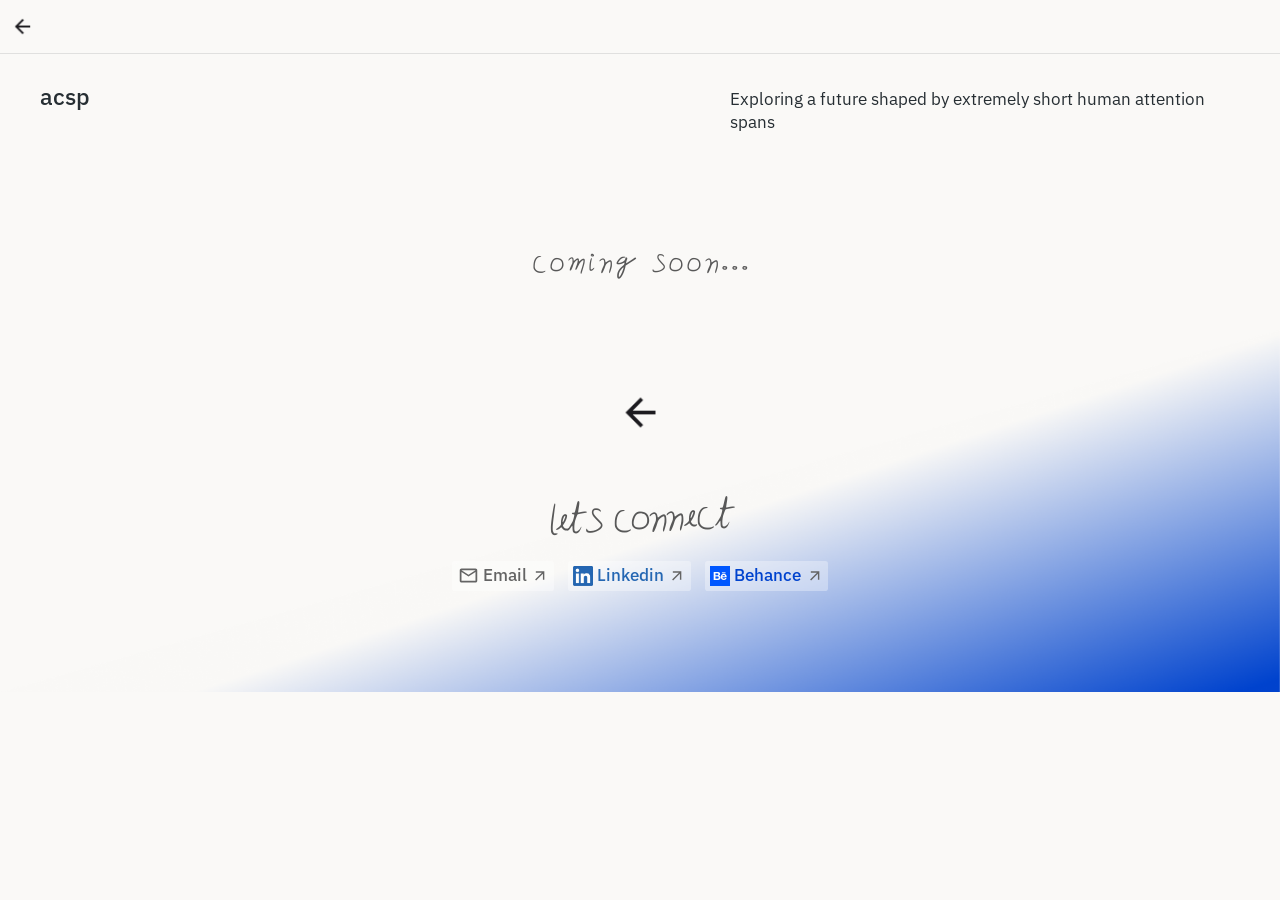
<file: acsp.html>
<!DOCTYPE html>
<html lang="en">
<head>
  <meta charset="UTF-8">
  <meta name="viewport" content="width=device-width, initial-scale=1.0">
  <title>acsp — Aniket</title>
  <meta name="description" content="acsp — Exploring a future shaped by extremely short human attention spans.">

  <link rel="preconnect" href="https://fonts.googleapis.com">
  <link rel="preconnect" href="https://fonts.gstatic.com" crossorigin>
  <link href="https://fonts.googleapis.com/css2?family=Crimson+Text:ital@1&family=IBM+Plex+Sans:wght@400;500;600&family=Parkinsans:wght@400&family=Passero+One&display=swap" rel="stylesheet">

  <link rel="stylesheet" href="fonts/aniket-font.css">
  <link rel="stylesheet" href="styles.css">

  <!-- Same one line as index.html, and for the same reason: it has to run
       before the page draws, or the footer flashes on at full strength and
       then hides itself to fade back in. See notes.md. -->
  <script>document.documentElement.classList.add('js');</script>
</head>
<body class="case-page">

  <!-- ══════════════════════════════════════════════════
       NAV — a back arrow and the project's name.

       It is the home page's bar, reused: same classes, so it
       lines up with it exactly. `id="nav"` is what app.js looks
       for, and `data-hide-on-scroll` is what makes it slide away
       as you read down and come back when you scroll up. The
       home page leaves that attribute off and stays stuck.

       ⚠️ The arrow goes to the PROJECTS SECTION, not the top of
       the home page — Aniket's ask, so you land back where you
       left off.
       ══════════════════════════════════════════════════ -->
  <header class="nav case-nav" id="nav" data-hide-on-scroll>
    <div class="nav__wrap">
      <div class="nav__inner">
        <div class="nav__content">
          <div class="nav__row">
            <a class="case-nav__back" href="index.html#projects" aria-label="Back to projects">
              <img src="assests/nav_arrow.png" alt="" aria-hidden="true" width="48" height="48" decoding="async">
            </a>
          </div>
          <img class="nav__rule" src="assests/nav-rule.svg" alt="" aria-hidden="true">
        </div>
      </div>
    </div>
  </header>

  <!-- ══════════════════════════════════════════════════
       ACSP — the case study
       ══════════════════════════════════════════════════ -->
  <main class="case">

    <!-- ⚠️ ONE ROW, NOT TWO STACKED LINES. Aniket marked the name at
         the LEFT edge of the content frame and the description at the
         RIGHT (2026-09-11), so these are flex items in `.case__head`
         now rather than two centred blocks. They stack again on phones,
         where a row this wide cannot work. -->
    <div class="case__head">
      <h1 class="case__name">acsp</h1>

      <!-- The project's own description, exactly as it reads on the card
           in the projects section. If one changes, change the other. -->
      <p class="case__title">Exploring a future shaped by extremely short human attention spans</p>
    </div>

    <!-- ⚠️ NO PICTURES YET. `assests/acsp/` is empty — drop the
         write-up's slices in there (1.png, 2.png, … in the order they
         should read) and they get added here, exactly like asterix.html.
         Until then this page is a heading, coming soon and two back buttons. -->
    <div class="case__shots"></div>
    <p class="case__coming-soon">coming soon...</p>


    <a class="case__back" href="index.html#projects" aria-label="Back to projects">
      <img class="case__arrow" src="assests/nav_arrow.png" alt="" aria-hidden="true" width="48" height="48" loading="lazy" decoding="async">
    </a>

  </main>

  <!-- ══════════════════════════════════════════════════
       THE FOOTER WEDGE — the same one as the home page.
       ⚠️ It is a COPY. If index.html's footer changes, change it here
       too, or the next regenerate quietly undoes it.

       ⚠️ THIS REPLACED THE WHOLE CONNECT BAND — Aniket asked for the
       footer out and this triangle in its place (2026-09-10). The
       laptop, "lets connect", the three link chips and the pen mark all
       went with it, so THE SITE CARRIES NO CONTACT LINKS ANY MORE. That
       is the change, not an oversight.

       ⚠️ `%20`, NOT A RAW SPACE, and the file really is spelled
       "triagle" — that is the asset's own name on disk.
       ══════════════════════════════════════════════════ -->
  <footer class="footer" id="connect">
    <img class="footer__wedge" src="assests/footer%20triagle.png" alt="" aria-hidden="true"
         data-reveal loading="lazy" decoding="async" width="4172" height="1182">

    <!-- ⚠️ THE TEXT LIES OVER THE PICTURE, and it is placed against the
         PICTURE, not against the page. Aniket marked two spots on the
         wedge (2026-09-10): the heading about a third of the way down and
         the chip row under it, both near the middle. Each is anchored as a
         PERCENTAGE of the wedge's height in styles.css, so the pair keeps
         its place on the shape at any window width.

         ⚠️ BOTH SIT ON THE WHITE HALF. At this x the blue does not start
         until ~88% down, so the drawn colours — grey heading, brand
         labels — still read. Push either much lower or much further right
         and it crosses the diagonal onto blue, where they will not. -->
    <p class="footer__title" data-reveal><span class="footer__lets">lets</span> connect</p>

    <!-- ⚠️ REAL TEXT, NOT THREE PNGs. Each chip is a glyph, a <span> and
         an out-arrow, so the link says its own name and the label colours
         are one line of CSS each. -->
    <ul class="footer__links" data-reveal>
      <li>
        <a class="footer__link footer__link--email" href="mailto:aniket.sharma@iitg.ac.in">
          <img class="footer__glyph footer__glyph--mail" src="assests/icon-mail.svg" alt="" loading="lazy" decoding="async" width="30" height="30">
          <span class="footer__label">Email</span>
          <img class="footer__out" src="assests/icon-out.svg" alt="" aria-hidden="true" loading="lazy" decoding="async" width="24" height="24">
        </a>
      </li>
      <li>
        <a class="footer__link footer__link--linkedin" href="https://www.linkedin.com/in/aniket-kumar-sharma-7b370a381/" target="_blank" rel="noopener noreferrer">
          <!-- ⚠️ WRAPPED, because the Figma overscans this one by ~1% to
               keep the logo's own edge off the box. The other two do not. -->
          <span class="footer__glyph footer__glyph--linkedin">
            <img src="assests/icon-linkedin.jpg" alt="" loading="lazy" decoding="async" width="499" height="499">
          </span>
          <span class="footer__label">Linkedin</span>
          <img class="footer__out" src="assests/icon-out.svg" alt="" aria-hidden="true" loading="lazy" decoding="async" width="24" height="24">
        </a>
      </li>
      <li>
        <a class="footer__link footer__link--behance" href="https://www.behance.net/aniket-sharma" target="_blank" rel="noopener noreferrer">
          <img class="footer__glyph footer__glyph--behance" src="assests/icon-behance.png" alt="" loading="lazy" decoding="async" width="640" height="640">
          <span class="footer__label">Behance</span>
          <img class="footer__out" src="assests/icon-out.svg" alt="" aria-hidden="true" loading="lazy" decoding="async" width="24" height="24">
        </a>
      </li>
    </ul>
  </footer>

  <script src="app.js"></script>
</body>
</html>
</file>
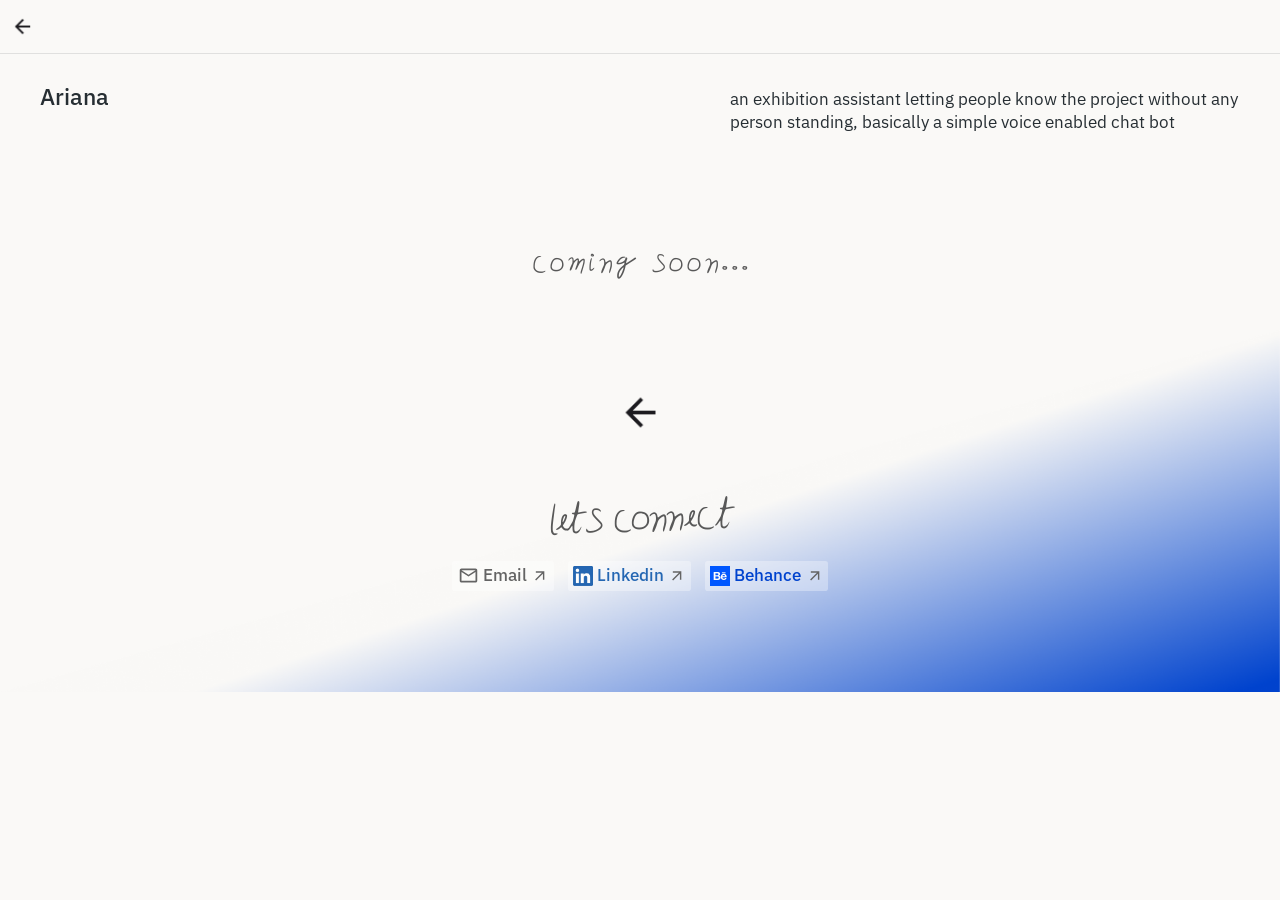
<file: ariana.html>
<!DOCTYPE html>
<html lang="en">
<head>
  <meta charset="UTF-8">
  <meta name="viewport" content="width=device-width, initial-scale=1.0">
  <title>Ariana — Aniket</title>
  <meta name="description" content="Ariana — an exhibition assistant letting people know the project without any person standing, basically a simple voice enabled chat bot.">

  <link rel="preconnect" href="https://fonts.googleapis.com">
  <link rel="preconnect" href="https://fonts.gstatic.com" crossorigin>
  <link href="https://fonts.googleapis.com/css2?family=Crimson+Text:ital@1&family=IBM+Plex+Sans:wght@400;500;600&family=Parkinsans:wght@400&family=Passero+One&display=swap" rel="stylesheet">

  <link rel="stylesheet" href="fonts/aniket-font.css">
  <link rel="stylesheet" href="styles.css">

  <!-- Same one line as index.html, and for the same reason: it has to run
       before the page draws, or the footer flashes on at full strength and
       then hides itself to fade back in. See notes.md. -->
  <script>document.documentElement.classList.add('js');</script>
</head>
<body class="case-page">

  <!-- ══════════════════════════════════════════════════
       NAV — a back arrow and the project's name.

       It is the home page's bar, reused: same classes, so it
       lines up with it exactly. `id="nav"` is what app.js looks
       for, and `data-hide-on-scroll` is what makes it slide away
       as you read down and come back when you scroll up. The
       home page leaves that attribute off and stays stuck.

       ⚠️ The arrow goes to the PLAYGROUND SECTION, not the top of
       the home page — Aniket's ask, so you land back where you
       left off.
       ══════════════════════════════════════════════════ -->
  <header class="nav case-nav" id="nav" data-hide-on-scroll>
    <div class="nav__wrap">
      <div class="nav__inner">
        <div class="nav__content">
          <div class="nav__row">
            <a class="case-nav__back" href="index.html#playground" aria-label="Back to playground">
              <img src="assests/nav_arrow.png" alt="" aria-hidden="true" width="48" height="48" decoding="async">
            </a>
          </div>
          <img class="nav__rule" src="assests/nav-rule.svg" alt="" aria-hidden="true">
        </div>
      </div>
    </div>
  </header>

  <!-- ══════════════════════════════════════════════════
       ARIANA — the case study
       ══════════════════════════════════════════════════ -->
  <main class="case">

    <!-- ⚠️ ONE ROW, NOT TWO STACKED LINES. Aniket marked the name at
         the LEFT edge of the content frame and the description at the
         RIGHT (2026-09-11), so these are flex items in `.case__head`
         now rather than two centred blocks. They stack again on phones,
         where a row this wide cannot work. -->
    <div class="case__head">
      <h1 class="case__name">Ariana</h1>

      <!-- The project's own description, exactly as it reads on the card
           in the projects section. If one changes, change the other. -->
      <p class="case__title">an exhibition assistant letting people know the project without any person standing, basically a simple voice enabled chat bot</p>
    </div>

    <!-- ⚠️ NO PICTURES YET. `assests/ariana/` is empty — drop the
         write-up's slices in there (1.png, 2.png, … in the order they
         should read) and they get added here, exactly like asterix.html.
         Until then this page is a heading, coming soon and two back buttons. -->
    <div class="case__shots"></div>
    <p class="case__coming-soon">coming soon...</p>


    <a class="case__back" href="index.html#playground" aria-label="Back to playground">
      <img class="case__arrow" src="assests/nav_arrow.png" alt="" aria-hidden="true" width="48" height="48" loading="lazy" decoding="async">
    </a>

  </main>

  <!-- ══════════════════════════════════════════════════
       THE FOOTER WEDGE — the same one as the home page.
       ⚠️ It is a COPY. If index.html's footer changes, change it here
       too, or the next regenerate quietly undoes it.

       ⚠️ THIS REPLACED THE WHOLE CONNECT BAND — Aniket asked for the
       footer out and this triangle in its place (2026-09-10). The
       laptop, "lets connect", the three link chips and the pen mark all
       went with it, so THE SITE CARRIES NO CONTACT LINKS ANY MORE. That
       is the change, not an oversight.

       ⚠️ `%20`, NOT A RAW SPACE, and the file really is spelled
       "triagle" — that is the asset's own name on disk.
       ══════════════════════════════════════════════════ -->
  <footer class="footer" id="connect">
    <img class="footer__wedge" src="assests/footer%20triagle.png" alt="" aria-hidden="true"
         data-reveal loading="lazy" decoding="async" width="4172" height="1182">

    <!-- ⚠️ THE TEXT LIES OVER THE PICTURE, and it is placed against the
         PICTURE, not against the page. Aniket marked two spots on the
         wedge (2026-09-10): the heading about a third of the way down and
         the chip row under it, both near the middle. Each is anchored as a
         PERCENTAGE of the wedge's height in styles.css, so the pair keeps
         its place on the shape at any window width.

         ⚠️ BOTH SIT ON THE WHITE HALF. At this x the blue does not start
         until ~88% down, so the drawn colours — grey heading, brand
         labels — still read. Push either much lower or much further right
         and it crosses the diagonal onto blue, where they will not. -->
    <p class="footer__title" data-reveal><span class="footer__lets">lets</span> connect</p>

    <!-- ⚠️ REAL TEXT, NOT THREE PNGs. Each chip is a glyph, a <span> and
         an out-arrow, so the link says its own name and the label colours
         are one line of CSS each. -->
    <ul class="footer__links" data-reveal>
      <li>
        <a class="footer__link footer__link--email" href="mailto:aniket.sharma@iitg.ac.in">
          <img class="footer__glyph footer__glyph--mail" src="assests/icon-mail.svg" alt="" loading="lazy" decoding="async" width="30" height="30">
          <span class="footer__label">Email</span>
          <img class="footer__out" src="assests/icon-out.svg" alt="" aria-hidden="true" loading="lazy" decoding="async" width="24" height="24">
        </a>
      </li>
      <li>
        <a class="footer__link footer__link--linkedin" href="https://www.linkedin.com/in/aniket-kumar-sharma-7b370a381/" target="_blank" rel="noopener noreferrer">
          <!-- ⚠️ WRAPPED, because the Figma overscans this one by ~1% to
               keep the logo's own edge off the box. The other two do not. -->
          <span class="footer__glyph footer__glyph--linkedin">
            <img src="assests/icon-linkedin.jpg" alt="" loading="lazy" decoding="async" width="499" height="499">
          </span>
          <span class="footer__label">Linkedin</span>
          <img class="footer__out" src="assests/icon-out.svg" alt="" aria-hidden="true" loading="lazy" decoding="async" width="24" height="24">
        </a>
      </li>
      <li>
        <a class="footer__link footer__link--behance" href="https://www.behance.net/aniket-sharma" target="_blank" rel="noopener noreferrer">
          <img class="footer__glyph footer__glyph--behance" src="assests/icon-behance.png" alt="" loading="lazy" decoding="async" width="640" height="640">
          <span class="footer__label">Behance</span>
          <img class="footer__out" src="assests/icon-out.svg" alt="" aria-hidden="true" loading="lazy" decoding="async" width="24" height="24">
        </a>
      </li>
    </ul>
  </footer>

  <script src="app.js"></script>
</body>
</html>
</file>
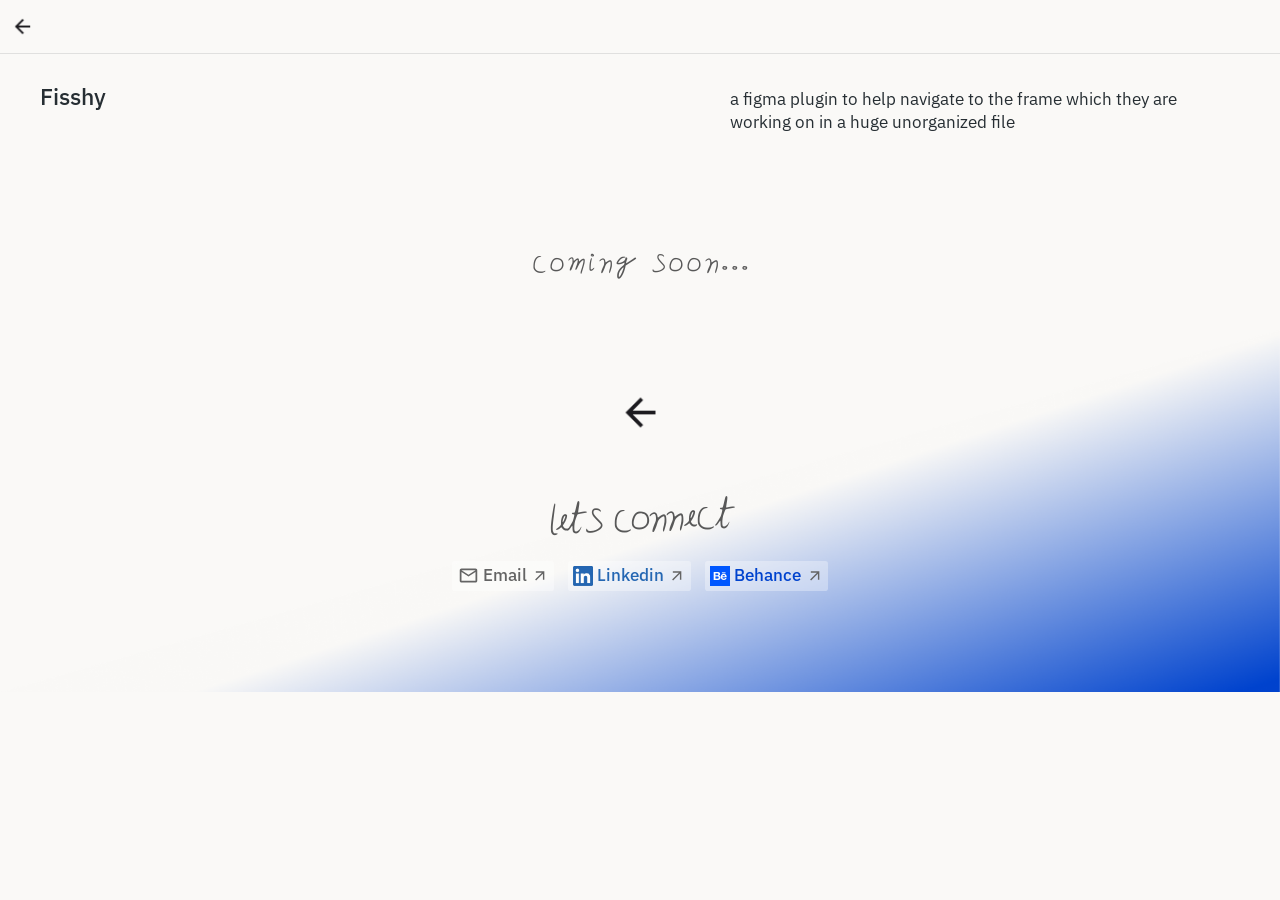
<file: fisshy.html>
<!DOCTYPE html>
<html lang="en">
<head>
  <meta charset="UTF-8">
  <meta name="viewport" content="width=device-width, initial-scale=1.0">
  <title>Fisshy — Aniket</title>
  <meta name="description" content="Fisshy — a figma plugin to help navigate to the frame which they are working on in a huge unorganized file.">

  <link rel="preconnect" href="https://fonts.googleapis.com">
  <link rel="preconnect" href="https://fonts.gstatic.com" crossorigin>
  <link href="https://fonts.googleapis.com/css2?family=Crimson+Text:ital@1&family=IBM+Plex+Sans:wght@400;500;600&family=Parkinsans:wght@400&family=Passero+One&display=swap" rel="stylesheet">

  <link rel="stylesheet" href="fonts/aniket-font.css">
  <link rel="stylesheet" href="styles.css">

  <!-- Same one line as index.html, and for the same reason: it has to run
       before the page draws, or the footer flashes on at full strength and
       then hides itself to fade back in. See notes.md. -->
  <script>document.documentElement.classList.add('js');</script>
</head>
<body class="case-page">

  <!-- ══════════════════════════════════════════════════
       NAV — a back arrow and the project's name.

       It is the home page's bar, reused: same classes, so it
       lines up with it exactly. `id="nav"` is what app.js looks
       for, and `data-hide-on-scroll` is what makes it slide away
       as you read down and come back when you scroll up. The
       home page leaves that attribute off and stays stuck.

       ⚠️ The arrow goes to the PLAYGROUND SECTION, not the top of
       the home page — Aniket's ask, so you land back where you
       left off.
       ══════════════════════════════════════════════════ -->
  <header class="nav case-nav" id="nav" data-hide-on-scroll>
    <div class="nav__wrap">
      <div class="nav__inner">
        <div class="nav__content">
          <div class="nav__row">
            <a class="case-nav__back" href="index.html#playground" aria-label="Back to playground">
              <img src="assests/nav_arrow.png" alt="" aria-hidden="true" width="48" height="48" decoding="async">
            </a>
          </div>
          <img class="nav__rule" src="assests/nav-rule.svg" alt="" aria-hidden="true">
        </div>
      </div>
    </div>
  </header>

  <!-- ══════════════════════════════════════════════════
       FISSHY — the case study
       ══════════════════════════════════════════════════ -->
  <main class="case">

    <!-- ⚠️ ONE ROW, NOT TWO STACKED LINES. Aniket marked the name at
         the LEFT edge of the content frame and the description at the
         RIGHT (2026-09-11), so these are flex items in `.case__head`
         now rather than two centred blocks. They stack again on phones,
         where a row this wide cannot work. -->
    <div class="case__head">
      <h1 class="case__name">Fisshy</h1>

      <!-- The project's own description, exactly as it reads on the card
           in the projects section. If one changes, change the other. -->
      <p class="case__title">a figma plugin to help navigate to the frame which they are working on in a huge unorganized file</p>
    </div>

    <!-- ⚠️ NO PICTURES YET. `assests/fisshy/` is empty — drop the
         write-up's slices in there (1.png, 2.png, … in the order they
         should read) and they get added here, exactly like asterix.html.
         Until then this page is a heading, coming soon and two back buttons. -->
    <div class="case__shots"></div>
    <p class="case__coming-soon">coming soon...</p>


    <a class="case__back" href="index.html#playground" aria-label="Back to playground">
      <img class="case__arrow" src="assests/nav_arrow.png" alt="" aria-hidden="true" width="48" height="48" loading="lazy" decoding="async">
    </a>

  </main>

  <!-- ══════════════════════════════════════════════════
       THE FOOTER WEDGE — the same one as the home page.
       ⚠️ It is a COPY. If index.html's footer changes, change it here
       too, or the next regenerate quietly undoes it.

       ⚠️ THIS REPLACED THE WHOLE CONNECT BAND — Aniket asked for the
       footer out and this triangle in its place (2026-09-10). The
       laptop, "lets connect", the three link chips and the pen mark all
       went with it, so THE SITE CARRIES NO CONTACT LINKS ANY MORE. That
       is the change, not an oversight.

       ⚠️ `%20`, NOT A RAW SPACE, and the file really is spelled
       "triagle" — that is the asset's own name on disk.
       ══════════════════════════════════════════════════ -->
  <footer class="footer" id="connect">
    <img class="footer__wedge" src="assests/footer%20triagle.png" alt="" aria-hidden="true"
         data-reveal loading="lazy" decoding="async" width="4172" height="1182">

    <!-- ⚠️ THE TEXT LIES OVER THE PICTURE, and it is placed against the
         PICTURE, not against the page. Aniket marked two spots on the
         wedge (2026-09-10): the heading about a third of the way down and
         the chip row under it, both near the middle. Each is anchored as a
         PERCENTAGE of the wedge's height in styles.css, so the pair keeps
         its place on the shape at any window width.

         ⚠️ BOTH SIT ON THE WHITE HALF. At this x the blue does not start
         until ~88% down, so the drawn colours — grey heading, brand
         labels — still read. Push either much lower or much further right
         and it crosses the diagonal onto blue, where they will not. -->
    <p class="footer__title" data-reveal><span class="footer__lets">lets</span> connect</p>

    <!-- ⚠️ REAL TEXT, NOT THREE PNGs. Each chip is a glyph, a <span> and
         an out-arrow, so the link says its own name and the label colours
         are one line of CSS each. -->
    <ul class="footer__links" data-reveal>
      <li>
        <a class="footer__link footer__link--email" href="mailto:aniket.sharma@iitg.ac.in">
          <img class="footer__glyph footer__glyph--mail" src="assests/icon-mail.svg" alt="" loading="lazy" decoding="async" width="30" height="30">
          <span class="footer__label">Email</span>
          <img class="footer__out" src="assests/icon-out.svg" alt="" aria-hidden="true" loading="lazy" decoding="async" width="24" height="24">
        </a>
      </li>
      <li>
        <a class="footer__link footer__link--linkedin" href="https://www.linkedin.com/in/aniket-kumar-sharma-7b370a381/" target="_blank" rel="noopener noreferrer">
          <!-- ⚠️ WRAPPED, because the Figma overscans this one by ~1% to
               keep the logo's own edge off the box. The other two do not. -->
          <span class="footer__glyph footer__glyph--linkedin">
            <img src="assests/icon-linkedin.jpg" alt="" loading="lazy" decoding="async" width="499" height="499">
          </span>
          <span class="footer__label">Linkedin</span>
          <img class="footer__out" src="assests/icon-out.svg" alt="" aria-hidden="true" loading="lazy" decoding="async" width="24" height="24">
        </a>
      </li>
      <li>
        <a class="footer__link footer__link--behance" href="https://www.behance.net/aniket-sharma" target="_blank" rel="noopener noreferrer">
          <img class="footer__glyph footer__glyph--behance" src="assests/icon-behance.png" alt="" loading="lazy" decoding="async" width="640" height="640">
          <span class="footer__label">Behance</span>
          <img class="footer__out" src="assests/icon-out.svg" alt="" aria-hidden="true" loading="lazy" decoding="async" width="24" height="24">
        </a>
      </li>
    </ul>
  </footer>

  <script src="app.js"></script>
</body>
</html>
</file>
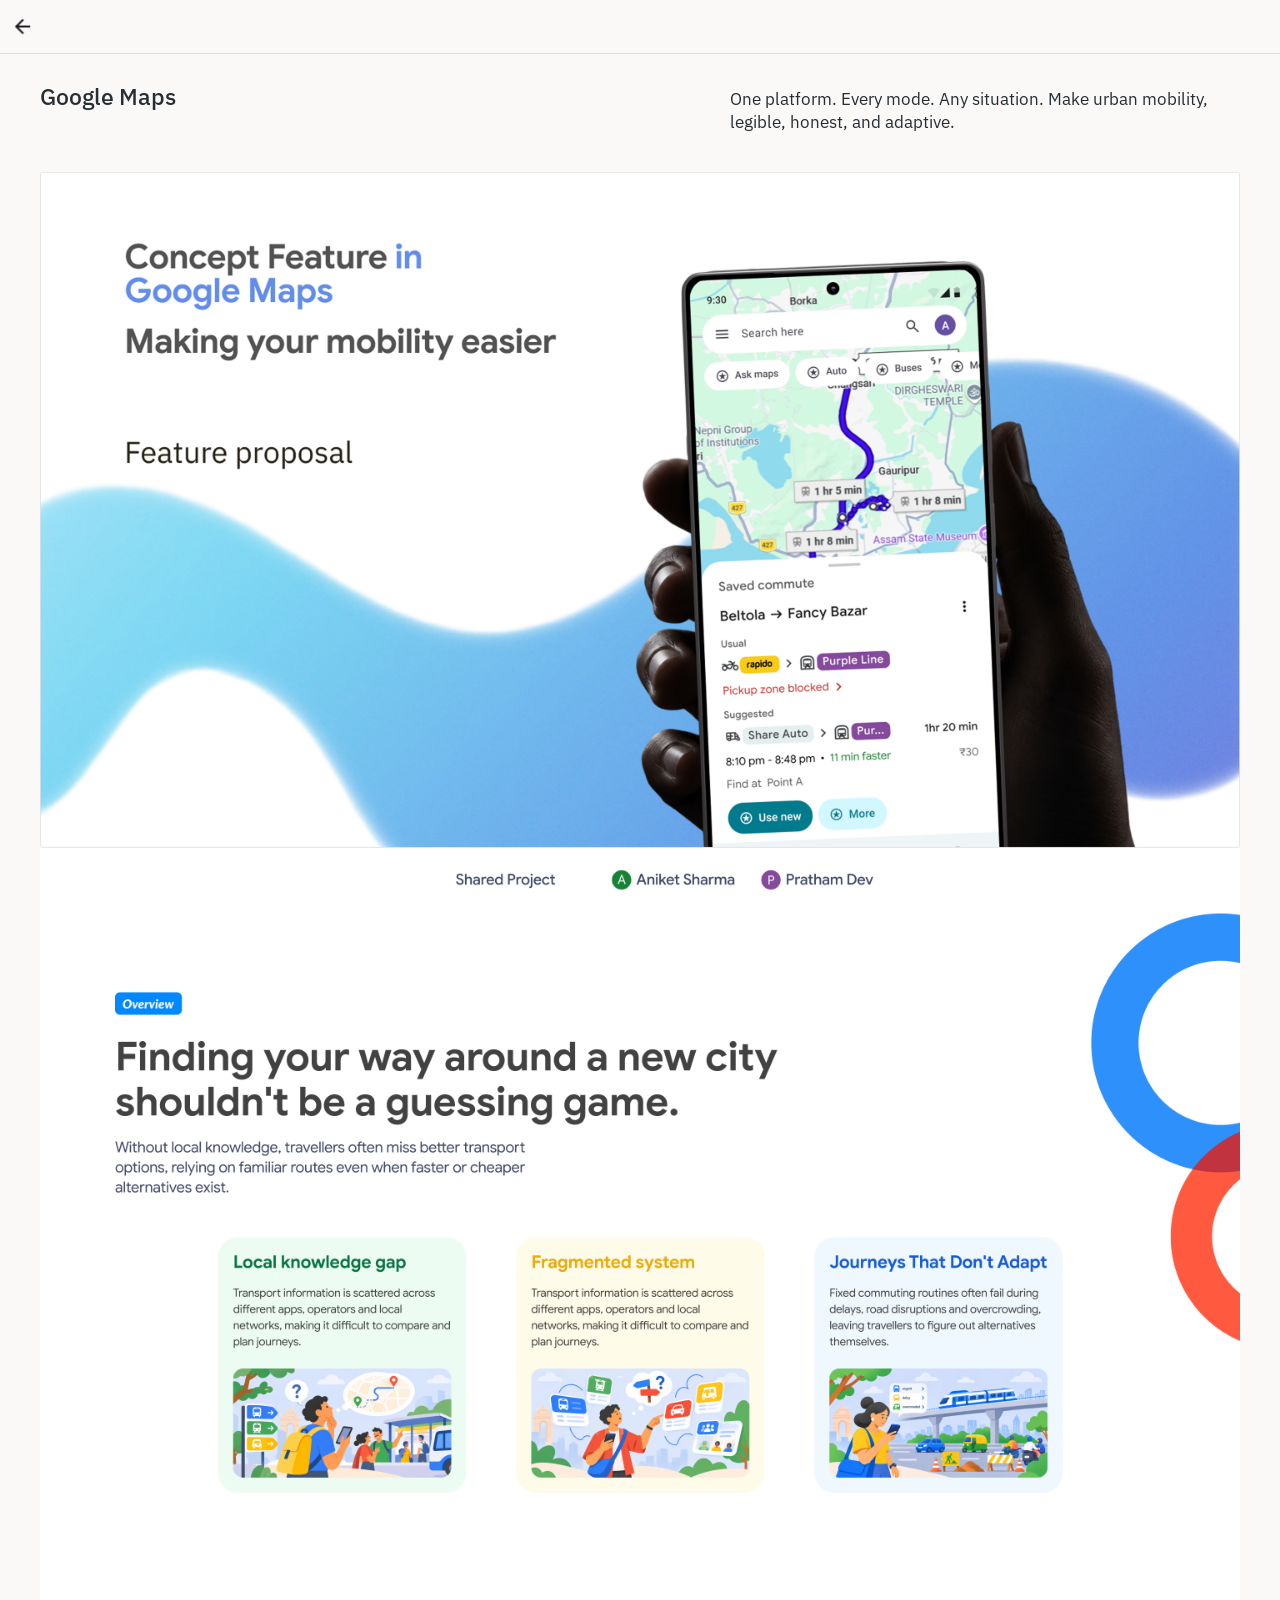
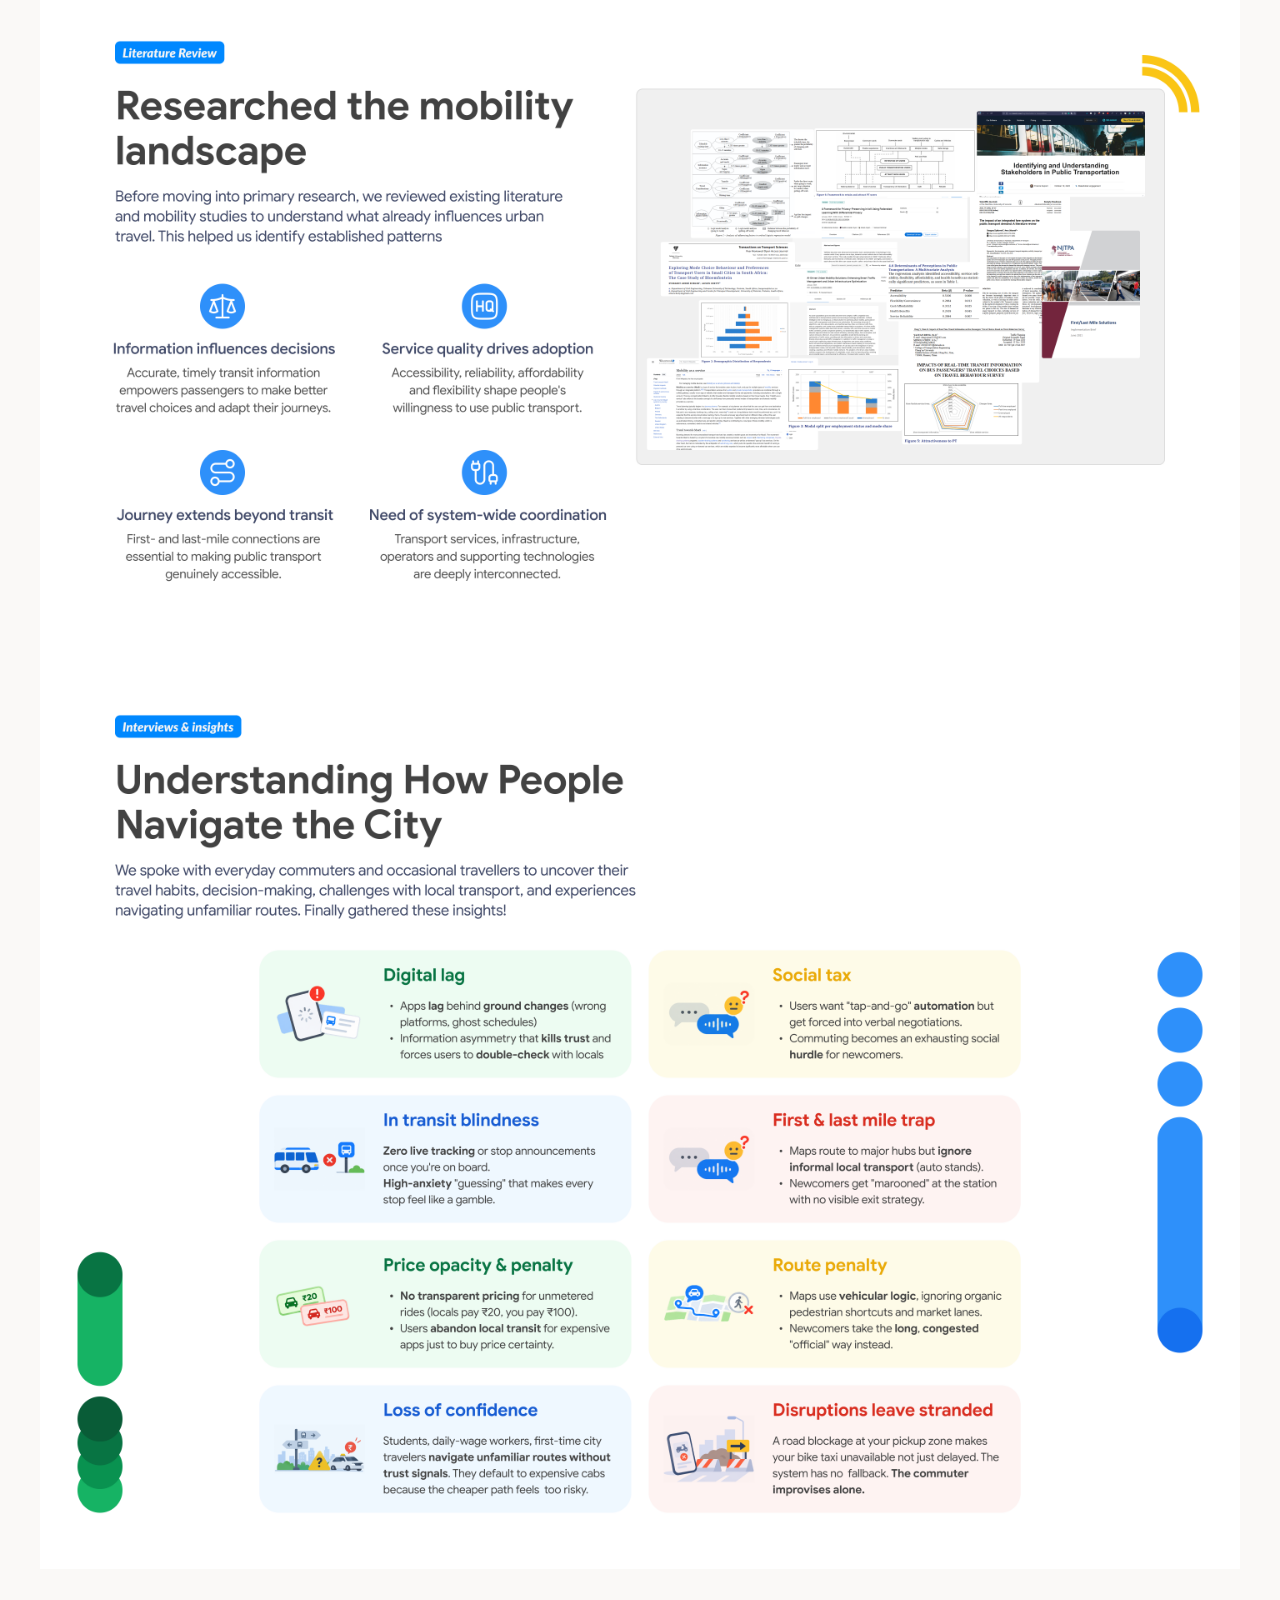
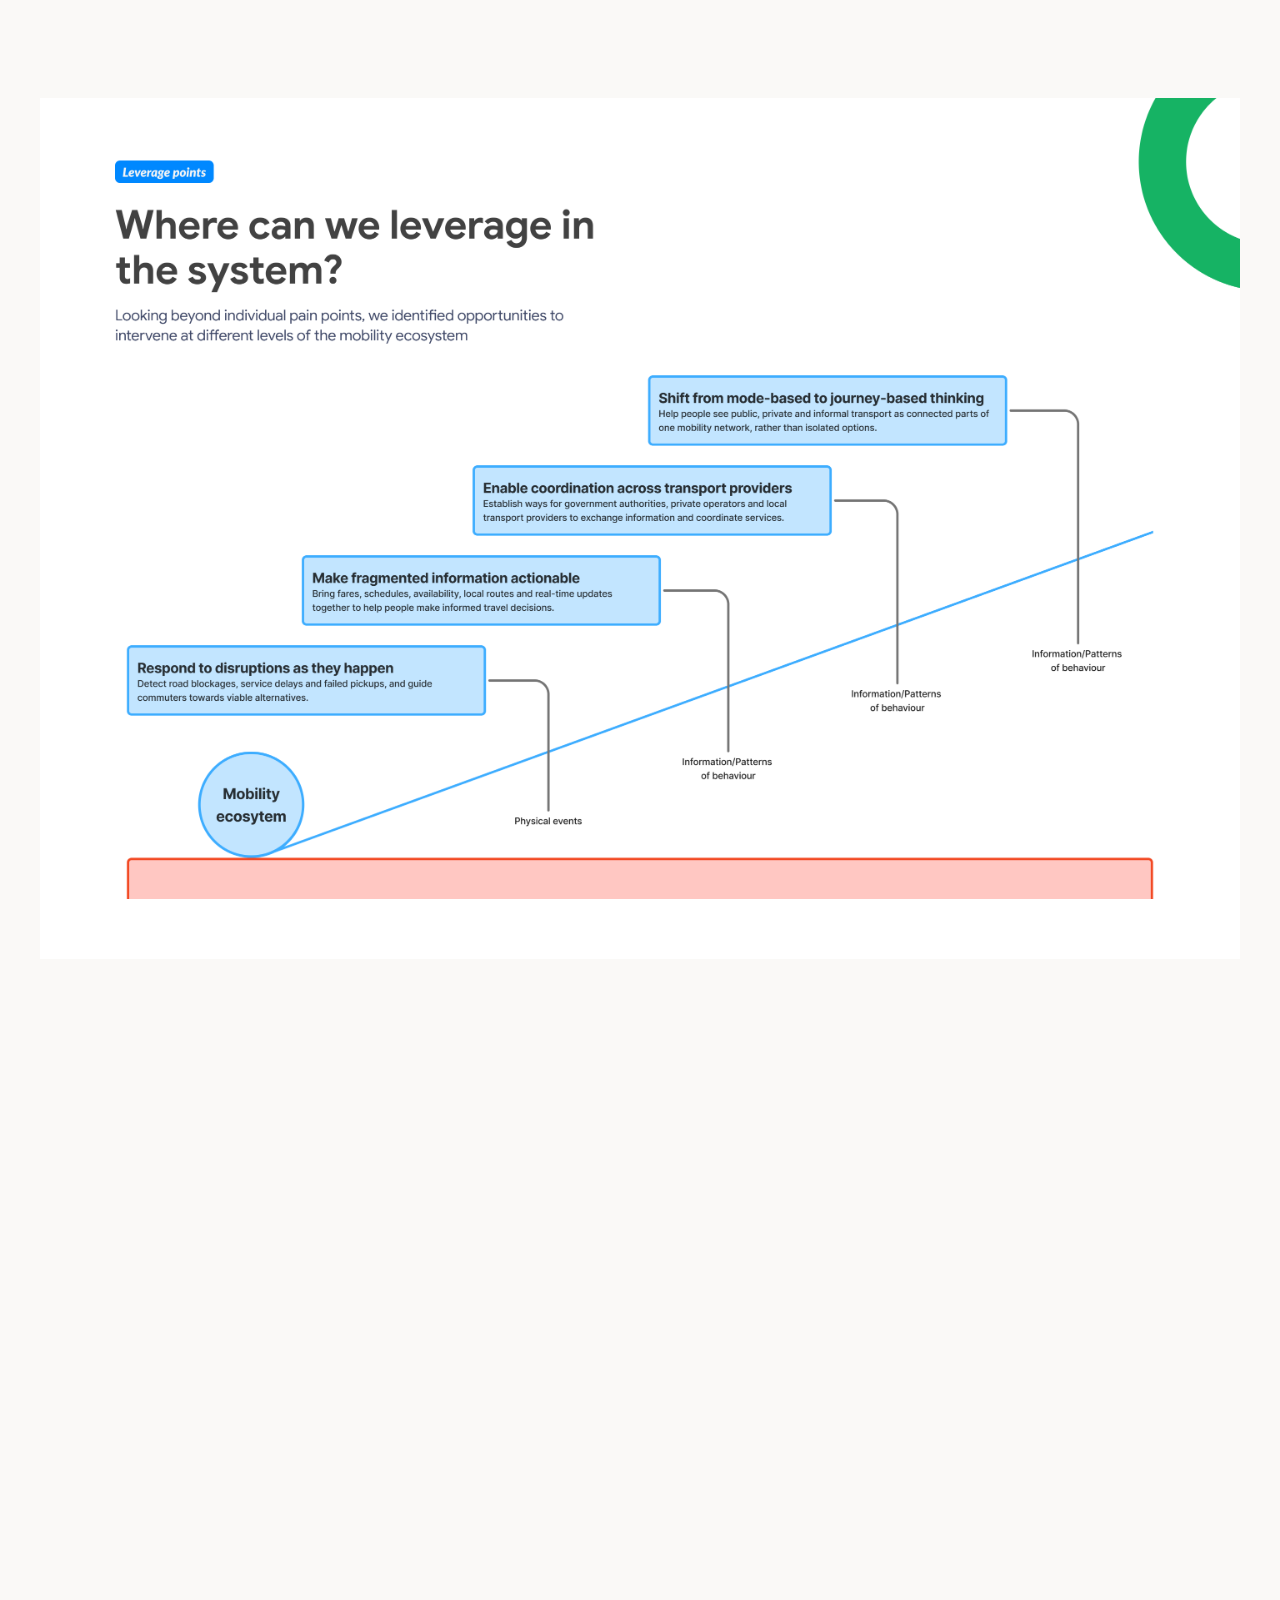
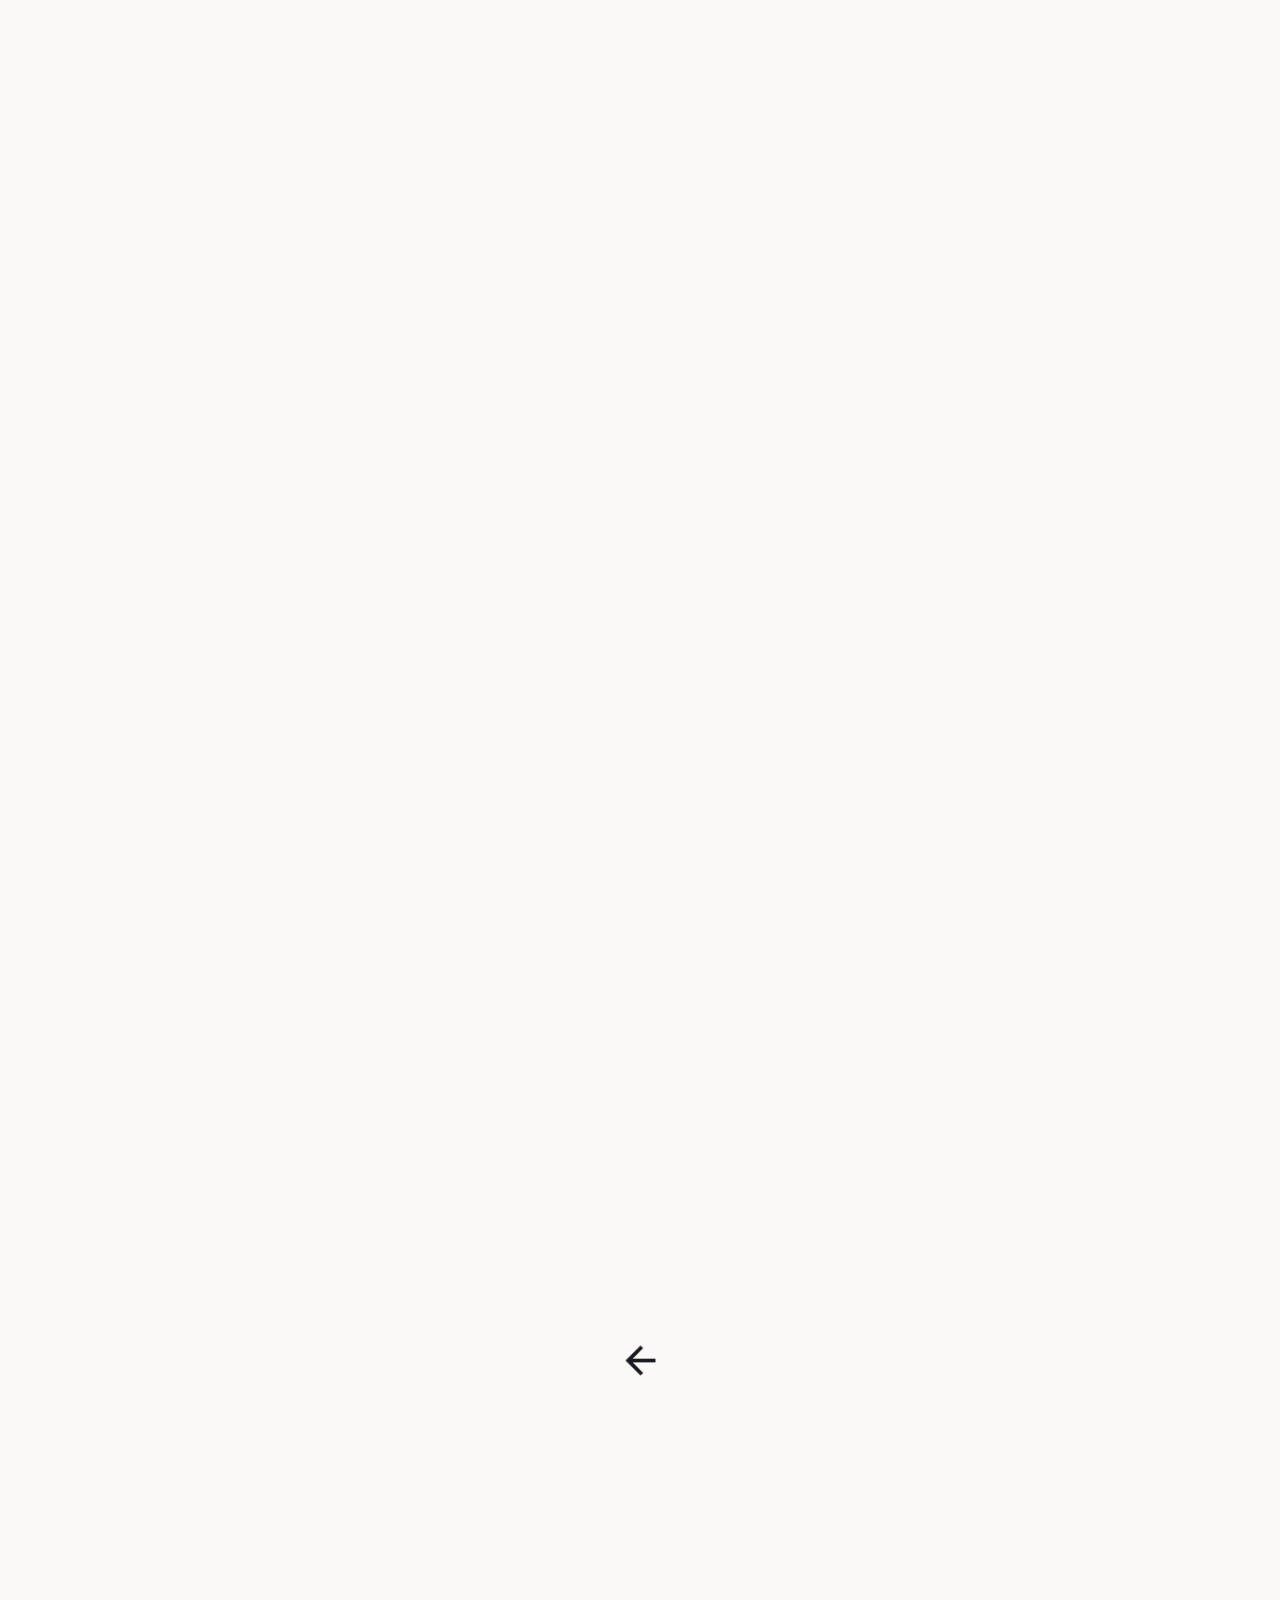
<file: gmaps.html>
<!DOCTYPE html>
<html lang="en">
<head>
  <meta charset="UTF-8">
  <meta name="viewport" content="width=device-width, initial-scale=1.0">
  <title>Google Maps — Aniket</title>
  <meta name="description" content="Google Maps — a redesign of google maps.">

  <link rel="preconnect" href="https://fonts.googleapis.com">
  <link rel="preconnect" href="https://fonts.gstatic.com" crossorigin>
  <link href="https://fonts.googleapis.com/css2?family=Crimson+Text:ital@1&family=IBM+Plex+Sans:wght@400;500;600&family=Parkinsans:wght@400&family=Passero+One&display=swap" rel="stylesheet">

  <link rel="stylesheet" href="fonts/aniket-font.css">
  <link rel="stylesheet" href="styles.css">

  <!-- Same one line as index.html, and for the same reason: it has to run
       before the page draws, or the footer flashes on at full strength and
       then hides itself to fade back in. See notes.md. -->
  <script>document.documentElement.classList.add('js');</script>
</head>
<body class="case-page">

  <!-- ══════════════════════════════════════════════════
       NAV — a back arrow and the project's name.

       It is the home page's bar, reused: same classes, so it
       lines up with it exactly. `id="nav"` is what app.js looks
       for, and `data-hide-on-scroll` is what makes it slide away
       as you read down and come back when you scroll up. The
       home page leaves that attribute off and stays stuck.

       ⚠️ The arrow goes to the PROJECTS SECTION, not the top of
       the home page — Aniket's ask, so you land back where you
       left off.
       ══════════════════════════════════════════════════ -->
  <header class="nav case-nav" id="nav" data-hide-on-scroll>
    <div class="nav__wrap">
      <div class="nav__inner">
        <div class="nav__content">
          <div class="nav__row">
            <a class="case-nav__back" href="index.html#projects" aria-label="Back to projects">
              <img src="assests/nav_arrow.png" alt="" aria-hidden="true" width="48" height="48" decoding="async">
            </a>
          </div>
          <img class="nav__rule" src="assests/nav-rule.svg" alt="" aria-hidden="true">
        </div>
      </div>
    </div>
  </header>

  <!-- ══════════════════════════════════════════════════
       GOOGLE MAPS — the case study
       ══════════════════════════════════════════════════ -->
  <main class="case">

    <!-- ⚠️ ONE ROW, NOT TWO STACKED LINES. Aniket marked the name at
         the LEFT edge of the content frame and the description at the
         RIGHT (2026-09-11), so these are flex items in `.case__head`
         now rather than two centred blocks. They stack again on phones,
         where a row this wide cannot work. -->
    <div class="case__head">
      <h1 class="case__name">Google Maps</h1>

      <!-- The project's own description, exactly as it reads on the card
           in the projects section. If one changes, change the other.
           ⚠️ THIS ONE HAD DRIFTED. The card was rewritten and this was
           left on the old "a redesign of google maps" — Aniket spotted it
           (2026-09-11). Both say the line below now, and so does
           build-case-pages.py, which would otherwise put the old text
           back on the next regenerate. -->
      <p class="case__title">One platform. Every mode. Any situation. Make urban mobility, legible, honest, and adaptive.</p>
    </div>

    <!-- ── The write-up ──
         19 slices of one continuous image, stacked in order so they read
         as a single long picture. `.case__shots` kills the gaps between
         them; see styles.css.

         The first one loads straight away because it is on screen; the
         rest are lazy, because together they are 10.2 MB. -->
    <div class="case__shots">
      <img src="assests/google%20maps/1.png" width="1920" height="1080" alt="Google Maps case study, part 1 of 19">
      <img src="assests/google%20maps/2.png" width="1920" height="1080" alt="Google Maps case study, part 2 of 19" loading="lazy" decoding="async">
      <img src="assests/google%20maps/3.png" width="1920" height="1080" alt="Google Maps case study, part 3 of 19" loading="lazy" decoding="async">
      <img src="assests/google%20maps/4.png" width="1920" height="1080" alt="Google Maps case study, part 4 of 19" loading="lazy" decoding="async">
      <img src="assests/google%20maps/5.png" width="5760" height="3240" alt="Google Maps case study, part 5 of 19" loading="lazy" decoding="async">
      <img src="assests/google%20maps/6.png" width="5760" height="3750" alt="Google Maps case study, part 6 of 19" loading="lazy" decoding="async">
      <img src="assests/google%20maps/7.png" width="5760" height="3240" alt="Google Maps case study, part 7 of 19" loading="lazy" decoding="async">
      <img src="assests/google%20maps/8.png" width="5760" height="3240" alt="Google Maps case study, part 8 of 19" loading="lazy" decoding="async">
      <img src="assests/google%20maps/9.png" width="5760" height="3240" alt="Google Maps case study, part 9 of 19" loading="lazy" decoding="async">
      <img src="assests/google%20maps/10.png" width="5760" height="3240" alt="Google Maps case study, part 10 of 19" loading="lazy" decoding="async">
      <img src="assests/google%20maps/11.png" alt="Google Maps case study, part 11 of 19" loading="lazy" decoding="async">
      <img src="assests/google%20maps/12.png" alt="Google Maps case study, part 12 of 19" loading="lazy" decoding="async">
      <img src="assests/google%20maps/13.png" alt="Google Maps case study, part 13 of 19" loading="lazy" decoding="async">
      <img src="assests/google%20maps/14.png" alt="Google Maps case study, part 14 of 19" loading="lazy" decoding="async">
      <img src="assests/google%20maps/15.png" alt="Google Maps case study, part 15 of 19" loading="lazy" decoding="async">
      <img src="assests/google%20maps/16.png" alt="Google Maps case study, part 16 of 19" loading="lazy" decoding="async">
      <img src="assests/google%20maps/17.png" alt="Google Maps case study, part 17 of 19" loading="lazy" decoding="async">
      <img src="assests/google%20maps/18.png" alt="Google Maps case study, part 18 of 19" loading="lazy" decoding="async">
      <img src="assests/google%20maps/19.png" alt="Google Maps case study, part 19 of 19" loading="lazy" decoding="async">
    </div>


    <a class="case__back" href="index.html#projects" aria-label="Back to projects">
      <img class="case__arrow" src="assests/nav_arrow.png" alt="" aria-hidden="true" width="48" height="48" loading="lazy" decoding="async">
    </a>

  </main>

  <!-- ══════════════════════════════════════════════════
       THE FOOTER WEDGE — the same one as the home page.
       ⚠️ It is a COPY. If index.html's footer changes, change it here
       too, or the next regenerate quietly undoes it.

       ⚠️ THIS REPLACED THE WHOLE CONNECT BAND — Aniket asked for the
       footer out and this triangle in its place (2026-09-10). The
       laptop, "lets connect", the three link chips and the pen mark all
       went with it, so THE SITE CARRIES NO CONTACT LINKS ANY MORE. That
       is the change, not an oversight.

       ⚠️ `%20`, NOT A RAW SPACE, and the file really is spelled
       "triagle" — that is the asset's own name on disk.
       ══════════════════════════════════════════════════ -->
  <footer class="footer" id="connect">
    <img class="footer__wedge" src="assests/footer%20triagle.png" alt="" aria-hidden="true"
         data-reveal loading="lazy" decoding="async" width="4172" height="1182">

    <!-- ⚠️ THE TEXT LIES OVER THE PICTURE, and it is placed against the
         PICTURE, not against the page. Aniket marked two spots on the
         wedge (2026-09-10): the heading about a third of the way down and
         the chip row under it, both near the middle. Each is anchored as a
         PERCENTAGE of the wedge's height in styles.css, so the pair keeps
         its place on the shape at any window width.

         ⚠️ BOTH SIT ON THE WHITE HALF. At this x the blue does not start
         until ~88% down, so the drawn colours — grey heading, brand
         labels — still read. Push either much lower or much further right
         and it crosses the diagonal onto blue, where they will not. -->
    <p class="footer__title" data-reveal><span class="footer__lets">lets</span> connect</p>

    <!-- ⚠️ REAL TEXT, NOT THREE PNGs. Each chip is a glyph, a <span> and
         an out-arrow, so the link says its own name and the label colours
         are one line of CSS each. -->
    <ul class="footer__links" data-reveal>
      <li>
        <a class="footer__link footer__link--email" href="mailto:aniket.sharma@iitg.ac.in">
          <img class="footer__glyph footer__glyph--mail" src="assests/icon-mail.svg" alt="" loading="lazy" decoding="async" width="30" height="30">
          <span class="footer__label">Email</span>
          <img class="footer__out" src="assests/icon-out.svg" alt="" aria-hidden="true" loading="lazy" decoding="async" width="24" height="24">
        </a>
      </li>
      <li>
        <a class="footer__link footer__link--linkedin" href="https://www.linkedin.com/in/aniket-kumar-sharma-7b370a381/" target="_blank" rel="noopener noreferrer">
          <!-- ⚠️ WRAPPED, because the Figma overscans this one by ~1% to
               keep the logo's own edge off the box. The other two do not. -->
          <span class="footer__glyph footer__glyph--linkedin">
            <img src="assests/icon-linkedin.jpg" alt="" loading="lazy" decoding="async" width="499" height="499">
          </span>
          <span class="footer__label">Linkedin</span>
          <img class="footer__out" src="assests/icon-out.svg" alt="" aria-hidden="true" loading="lazy" decoding="async" width="24" height="24">
        </a>
      </li>
      <li>
        <a class="footer__link footer__link--behance" href="https://www.behance.net/aniket-sharma" target="_blank" rel="noopener noreferrer">
          <img class="footer__glyph footer__glyph--behance" src="assests/icon-behance.png" alt="" loading="lazy" decoding="async" width="640" height="640">
          <span class="footer__label">Behance</span>
          <img class="footer__out" src="assests/icon-out.svg" alt="" aria-hidden="true" loading="lazy" decoding="async" width="24" height="24">
        </a>
      </li>
    </ul>
  </footer>

  <script src="app.js"></script>
</body>
</html>
</file>
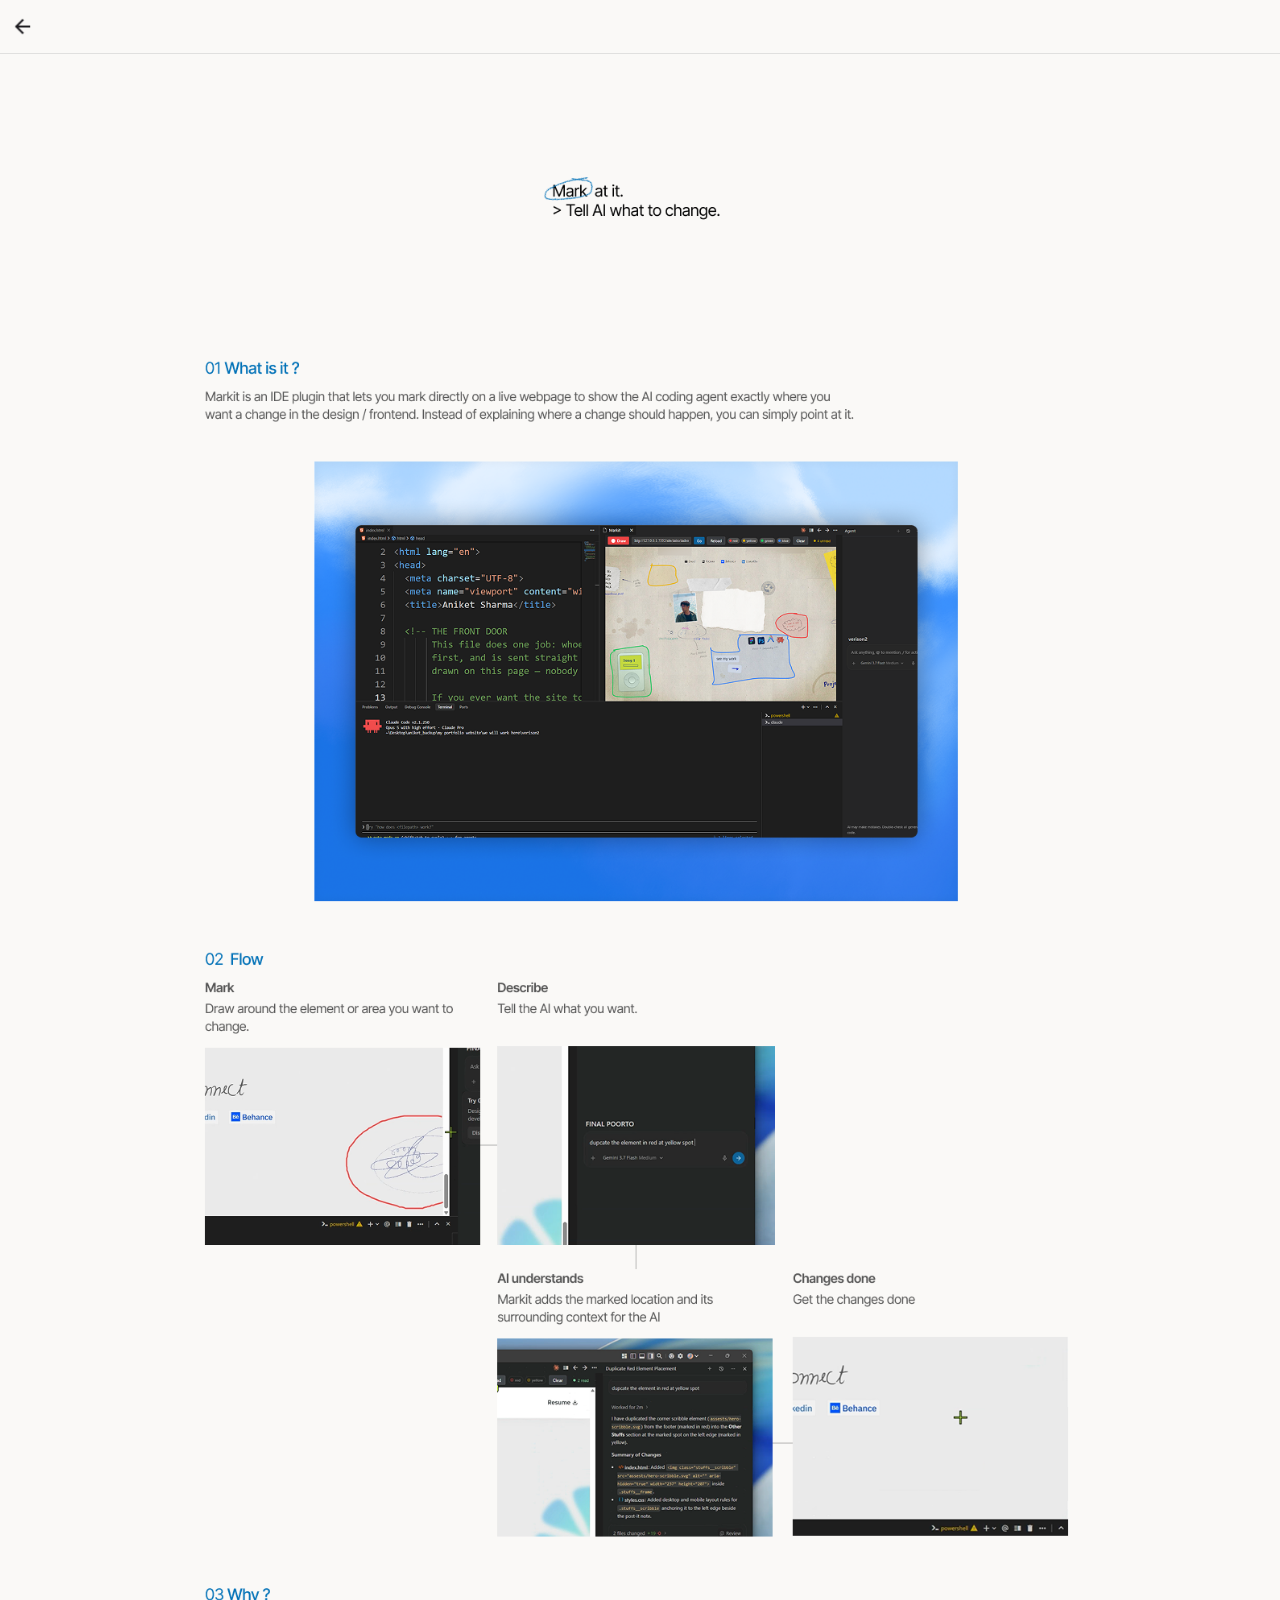
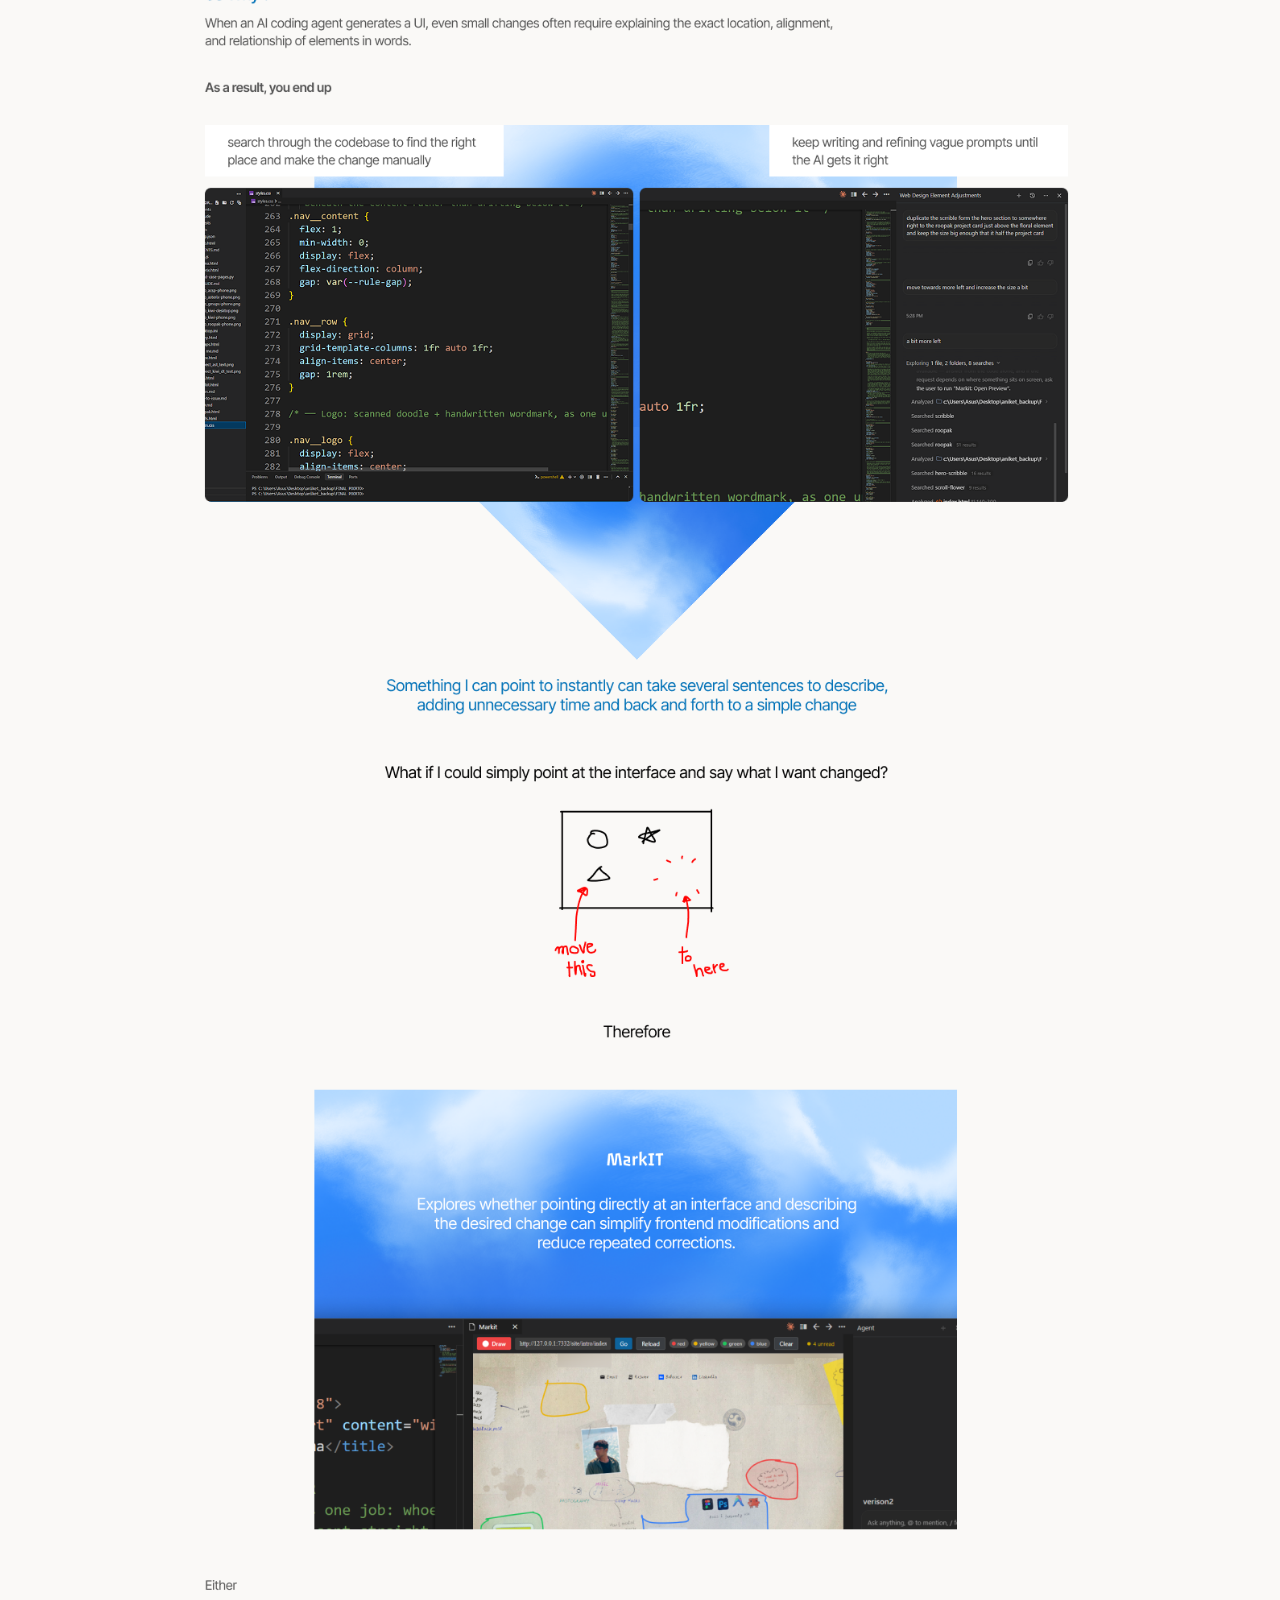
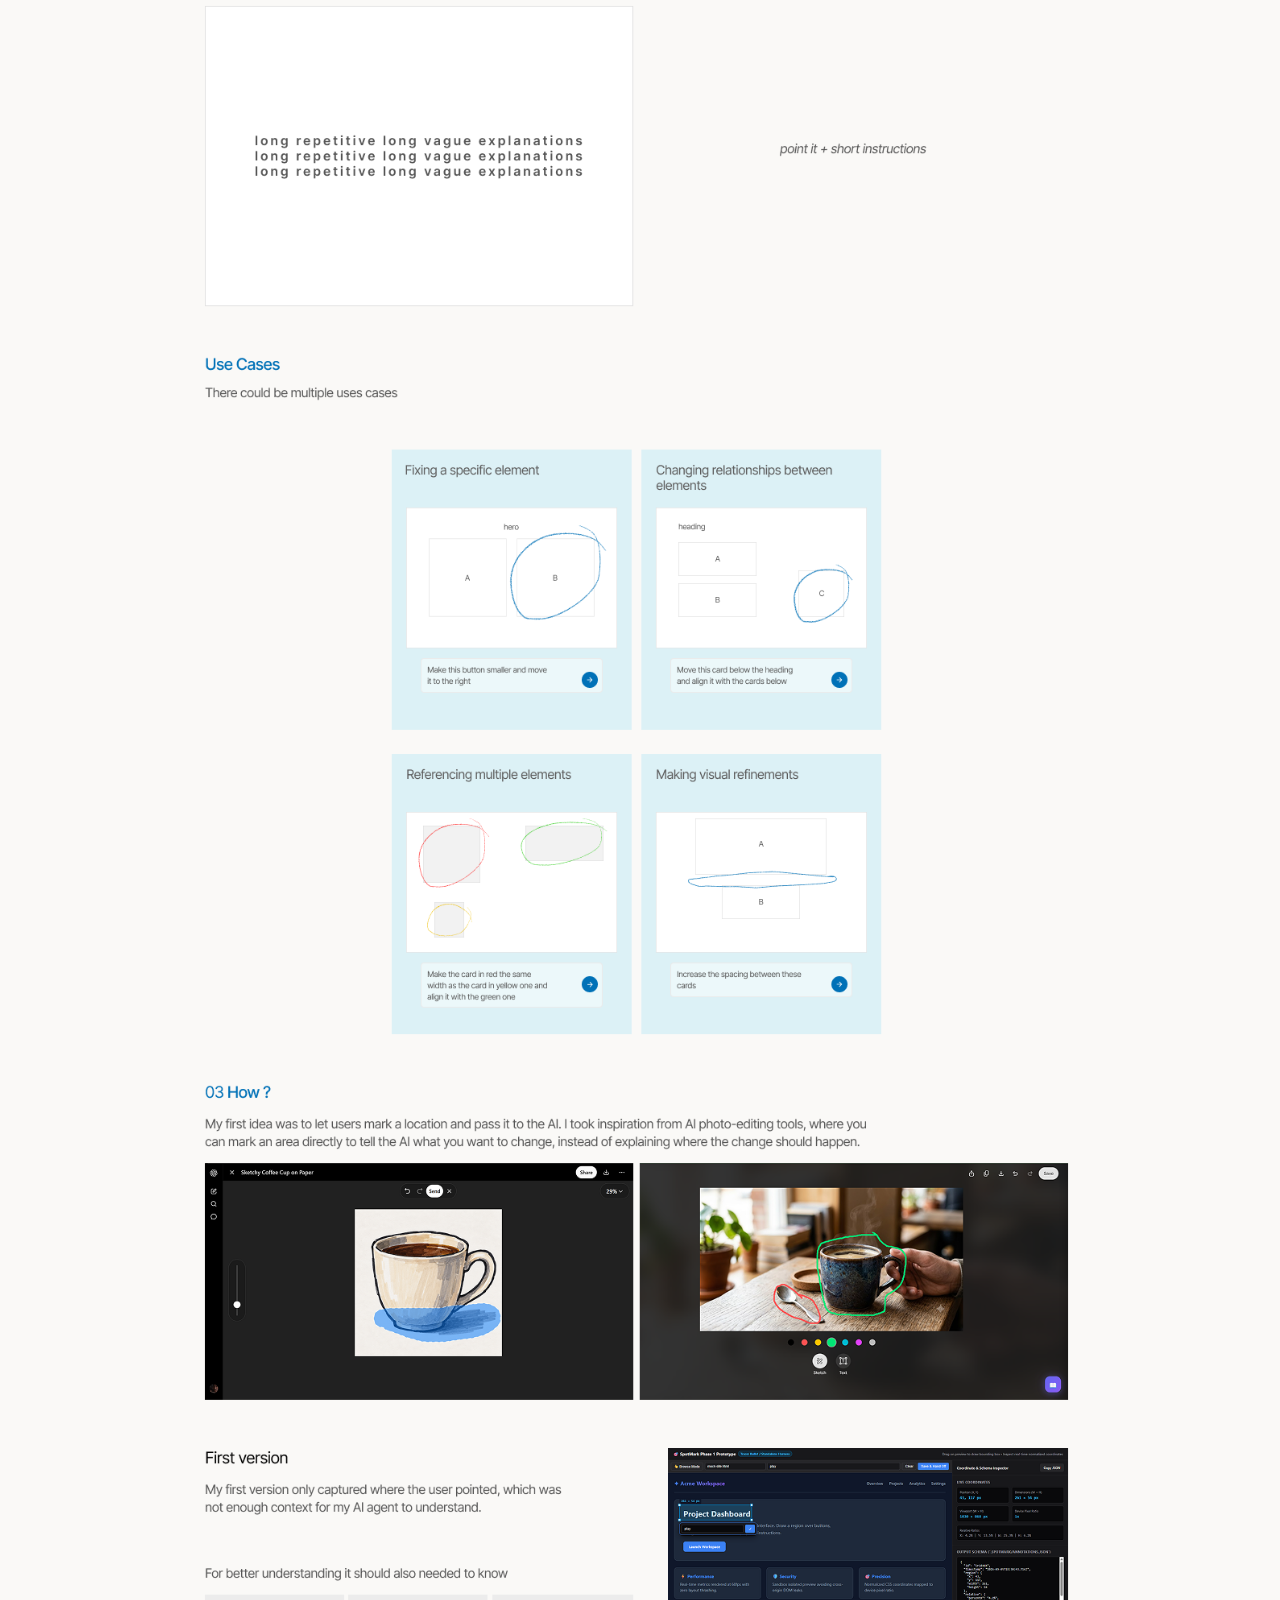
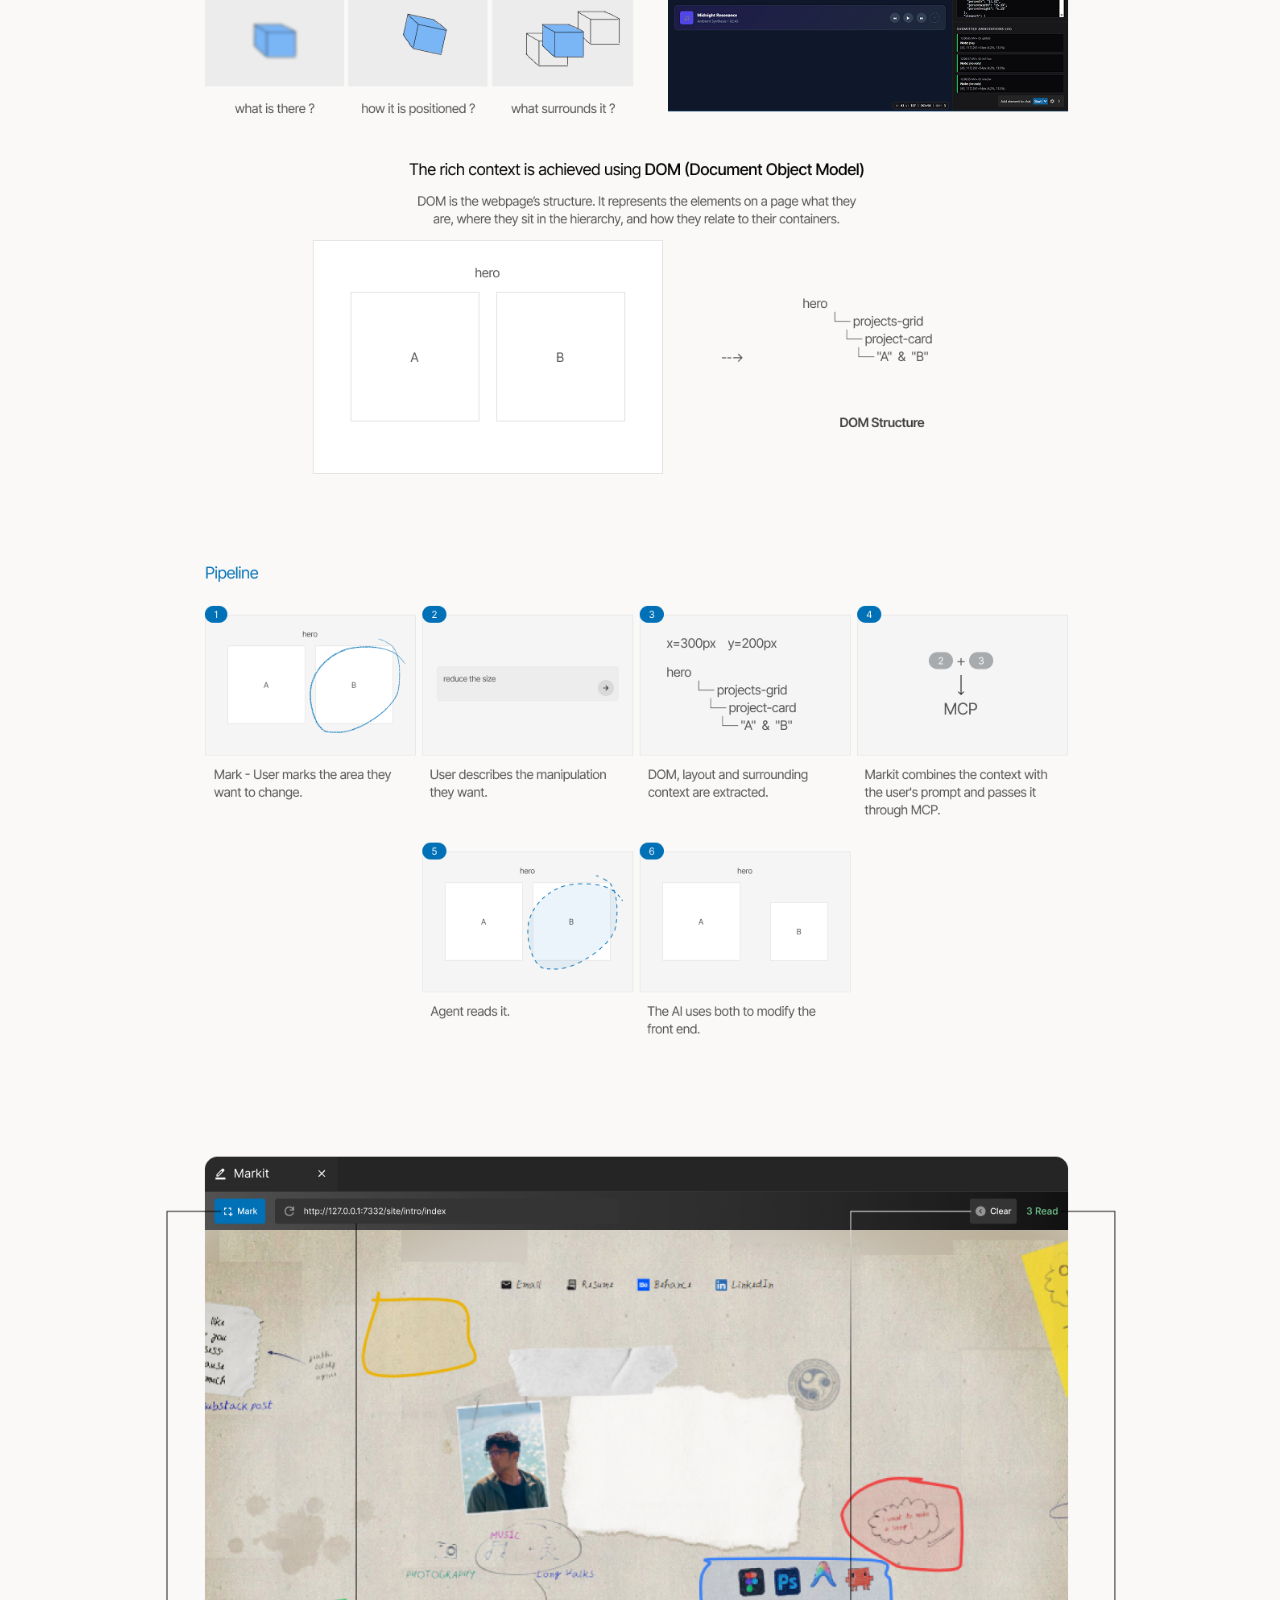
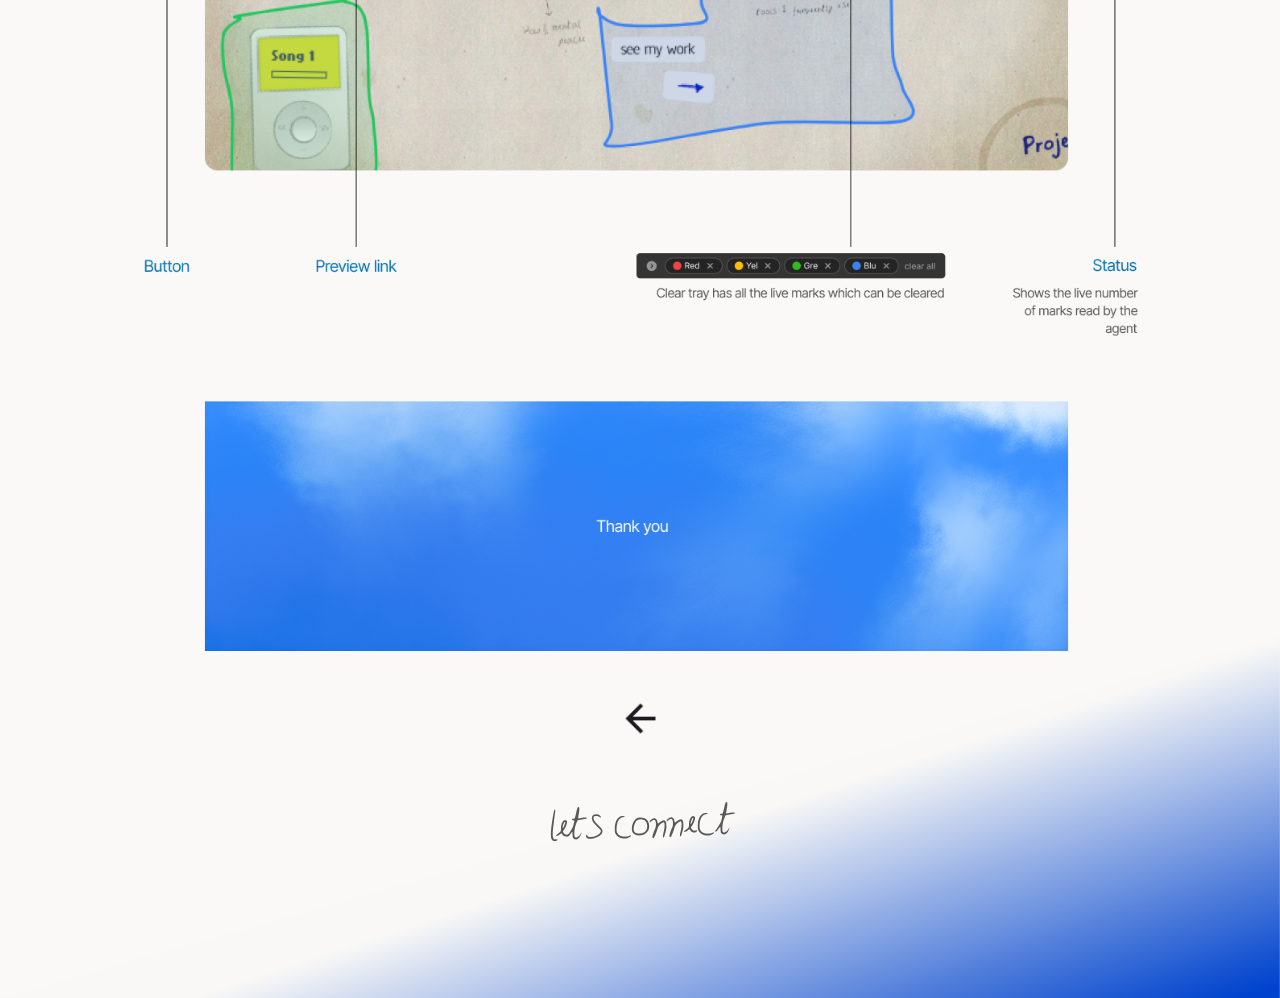
<file: markit.html>
<!DOCTYPE html>
<html lang="en">
<head>
  <meta charset="UTF-8">
  <meta name="viewport" content="width=device-width, initial-scale=1.0">
  <title>MarkIT — Aniket</title>
  <meta name="description" content="MarkIT — a vs code plugin which enables a new interaction in the process of doing changes in frontend during vibe coding.">

  <link rel="preconnect" href="https://fonts.googleapis.com">
  <link rel="preconnect" href="https://fonts.gstatic.com" crossorigin>
  <link href="https://fonts.googleapis.com/css2?family=Crimson+Text:ital@1&family=IBM+Plex+Sans:wght@400;500;600&family=Parkinsans:wght@400&family=Passero+One&display=swap" rel="stylesheet">

  <link rel="stylesheet" href="fonts/aniket-font.css">
  <link rel="stylesheet" href="styles.css">

  <!-- Same one line as index.html, and for the same reason: it has to run
       before the page draws, or the footer flashes on at full strength and
       then hides itself to fade back in. See notes.md. -->
  <script>document.documentElement.classList.add('js');</script>
</head>
<body class="case-page">

  <!-- ══════════════════════════════════════════════════
       NAV — a back arrow and the project's name.

       It is the home page's bar, reused: same classes, so it
       lines up with it exactly. `id="nav"` is what app.js looks
       for, and `data-hide-on-scroll` is what makes it slide away
       as you read down and come back when you scroll up. The
       home page leaves that attribute off and stays stuck.

       ⚠️ The arrow goes to the PLAYGROUND SECTION, not the top of
       the home page — Aniket's ask, so you land back where you
       left off.
       ══════════════════════════════════════════════════ -->
  <header class="nav case-nav" id="nav" data-hide-on-scroll>
    <div class="nav__wrap">
      <div class="nav__inner">
        <div class="nav__content">
          <div class="nav__row">
            <a class="case-nav__back" href="index.html#playground" aria-label="Back to playground">
              <img src="assests/nav_arrow.png" alt="" aria-hidden="true" width="48" height="48" decoding="async">
            </a>
          </div>
          <img class="nav__rule" src="assests/nav-rule.svg" alt="" aria-hidden="true">
        </div>
      </div>
    </div>
  </header>

  <!-- ══════════════════════════════════════════════════
       MARKIT — the case study
       ══════════════════════════════════════════════════ -->
  <main class="case">

    <!-- The write-up, as one tall slice. Same treatment as asterix.html:
         `.case__shots` kills the gaps, so extra slices can be dropped in
         after this one (2.png, 3.png, …) and they read as one picture.

         ⚠️ It is 1072 wide, NOT the 1440 the other case pages use. The
         width/height here are the file's own pixels — they are what
         stops the page jumping while it loads, so re-measure if the
         file is ever re-exported. No `loading="lazy"`: it is the only
         image and it is on screen. -->
    <div class="case__shots case__shots--narrow">
      <img src="assests/markit/markit.png" width="1072" height="8653"
           alt="MarkIT case study" decoding="async">
    </div>


    <a class="case__back" href="index.html#playground" aria-label="Back to playground">
      <img class="case__arrow" src="assests/nav_arrow.png" alt="" aria-hidden="true" width="48" height="48" loading="lazy" decoding="async">
    </a>

  </main>

  <!-- ══════════════════════════════════════════════════
       THE FOOTER WEDGE — the same one as the home page.
       ⚠️ It is a COPY. If index.html's footer changes, change it here
       too, or the next regenerate quietly undoes it.

       ⚠️ THIS REPLACED THE WHOLE CONNECT BAND — Aniket asked for the
       footer out and this triangle in its place (2026-09-10). The
       laptop, "lets connect", the three link chips and the pen mark all
       went with it, so THE SITE CARRIES NO CONTACT LINKS ANY MORE. That
       is the change, not an oversight.

       ⚠️ `%20`, NOT A RAW SPACE, and the file really is spelled
       "triagle" — that is the asset's own name on disk.
       ══════════════════════════════════════════════════ -->
  <footer class="footer" id="connect">
    <img class="footer__wedge" src="assests/footer%20triagle.png" alt="" aria-hidden="true"
         data-reveal loading="lazy" decoding="async" width="4172" height="1182">

    <!-- ⚠️ THE TEXT LIES OVER THE PICTURE, and it is placed against the
         PICTURE, not against the page. Aniket marked two spots on the
         wedge (2026-09-10): the heading about a third of the way down and
         the chip row under it, both near the middle. Each is anchored as a
         PERCENTAGE of the wedge's height in styles.css, so the pair keeps
         its place on the shape at any window width.

         ⚠️ BOTH SIT ON THE WHITE HALF. At this x the blue does not start
         until ~88% down, so the drawn colours — grey heading, brand
         labels — still read. Push either much lower or much further right
         and it crosses the diagonal onto blue, where they will not. -->
    <p class="footer__title" data-reveal><span class="footer__lets">lets</span> connect</p>

    <!-- ⚠️ REAL TEXT, NOT THREE PNGs. Each chip is a glyph, a <span> and
         an out-arrow, so the link says its own name and the label colours
         are one line of CSS each. -->
    <ul class="footer__links" data-reveal>
      <li>
        <a class="footer__link footer__link--email" href="mailto:aniket.sharma@iitg.ac.in">
          <img class="footer__glyph footer__glyph--mail" src="assests/icon-mail.svg" alt="" loading="lazy" decoding="async" width="30" height="30">
          <span class="footer__label">Email</span>
          <img class="footer__out" src="assests/icon-out.svg" alt="" aria-hidden="true" loading="lazy" decoding="async" width="24" height="24">
        </a>
      </li>
      <li>
        <a class="footer__link footer__link--linkedin" href="https://www.linkedin.com/in/aniket-kumar-sharma-7b370a381/" target="_blank" rel="noopener noreferrer">
          <!-- ⚠️ WRAPPED, because the Figma overscans this one by ~1% to
               keep the logo's own edge off the box. The other two do not. -->
          <span class="footer__glyph footer__glyph--linkedin">
            <img src="assests/icon-linkedin.jpg" alt="" loading="lazy" decoding="async" width="499" height="499">
          </span>
          <span class="footer__label">Linkedin</span>
          <img class="footer__out" src="assests/icon-out.svg" alt="" aria-hidden="true" loading="lazy" decoding="async" width="24" height="24">
        </a>
      </li>
      <li>
        <a class="footer__link footer__link--behance" href="https://www.behance.net/aniket-sharma" target="_blank" rel="noopener noreferrer">
          <img class="footer__glyph footer__glyph--behance" src="assests/icon-behance.png" alt="" loading="lazy" decoding="async" width="640" height="640">
          <span class="footer__label">Behance</span>
          <img class="footer__out" src="assests/icon-out.svg" alt="" aria-hidden="true" loading="lazy" decoding="async" width="24" height="24">
        </a>
      </li>
    </ul>
  </footer>

  <script src="app.js"></script>
</body>
</html>
</file>
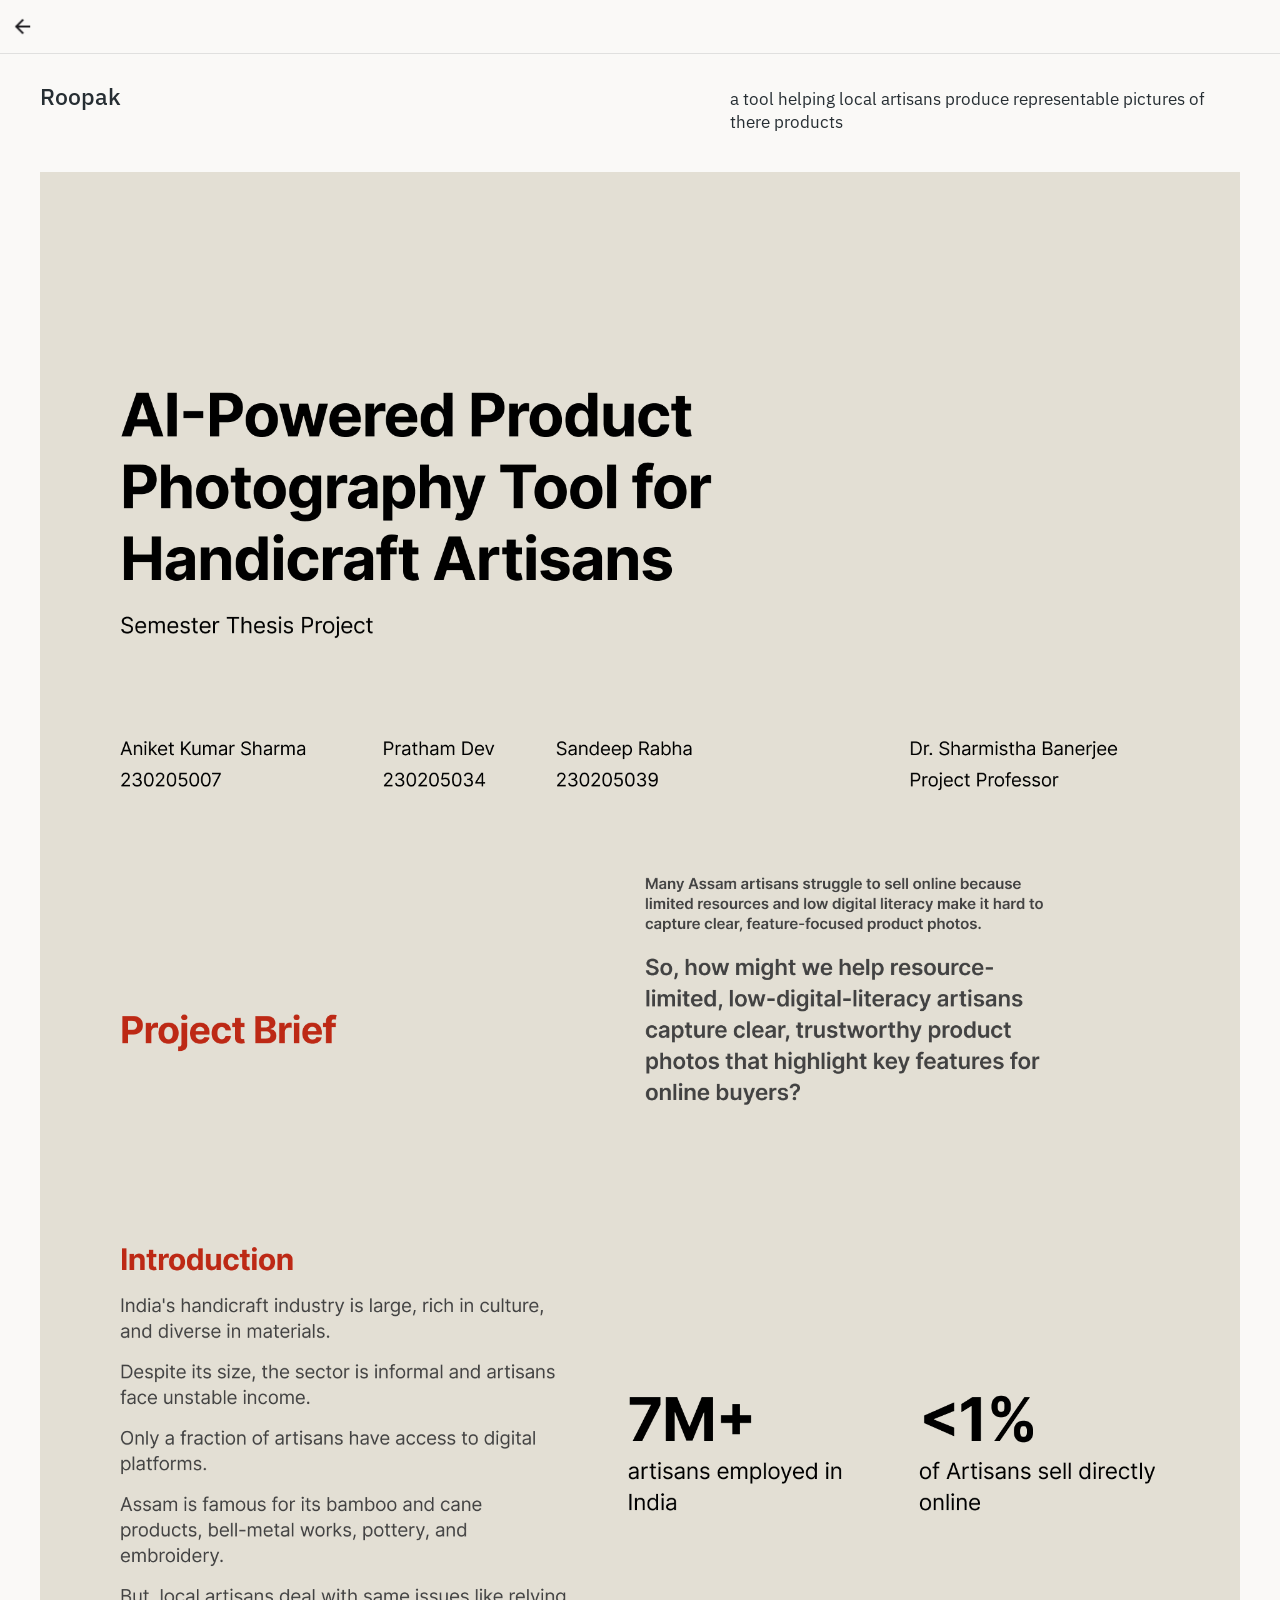
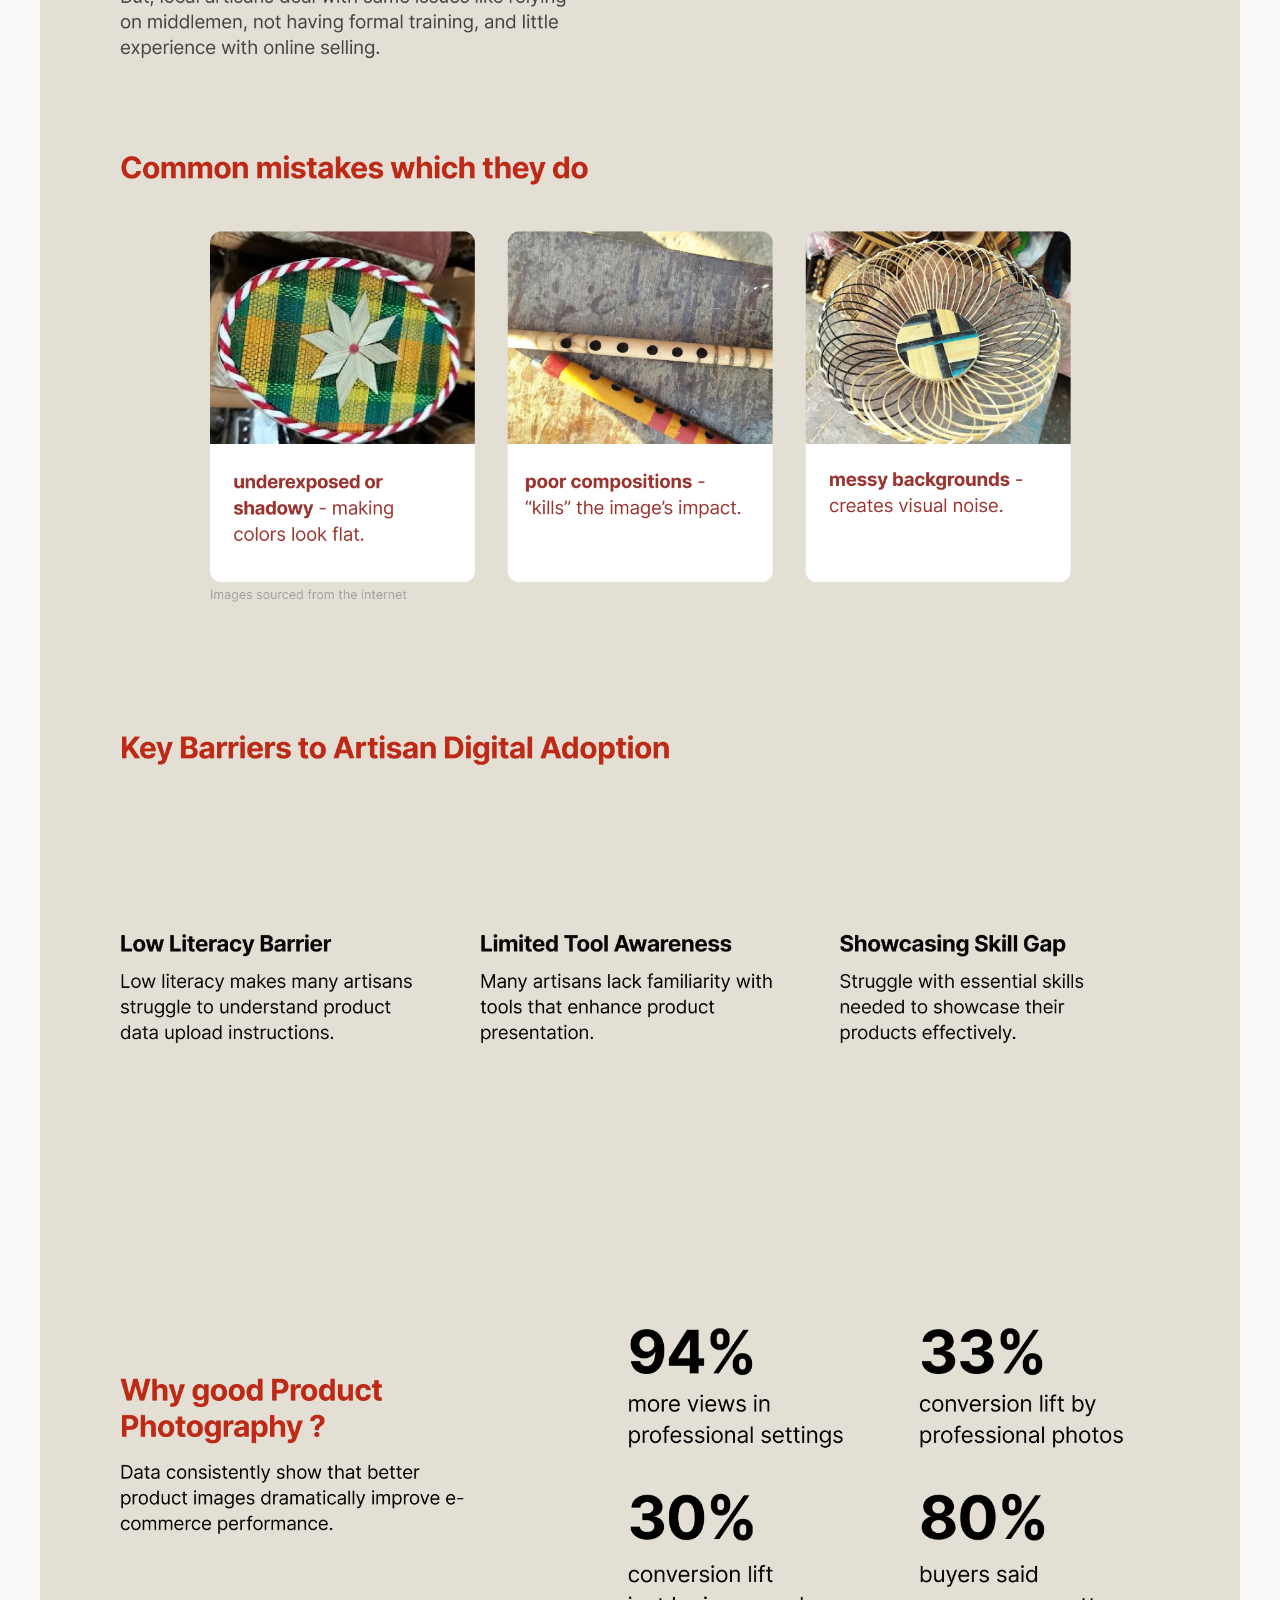
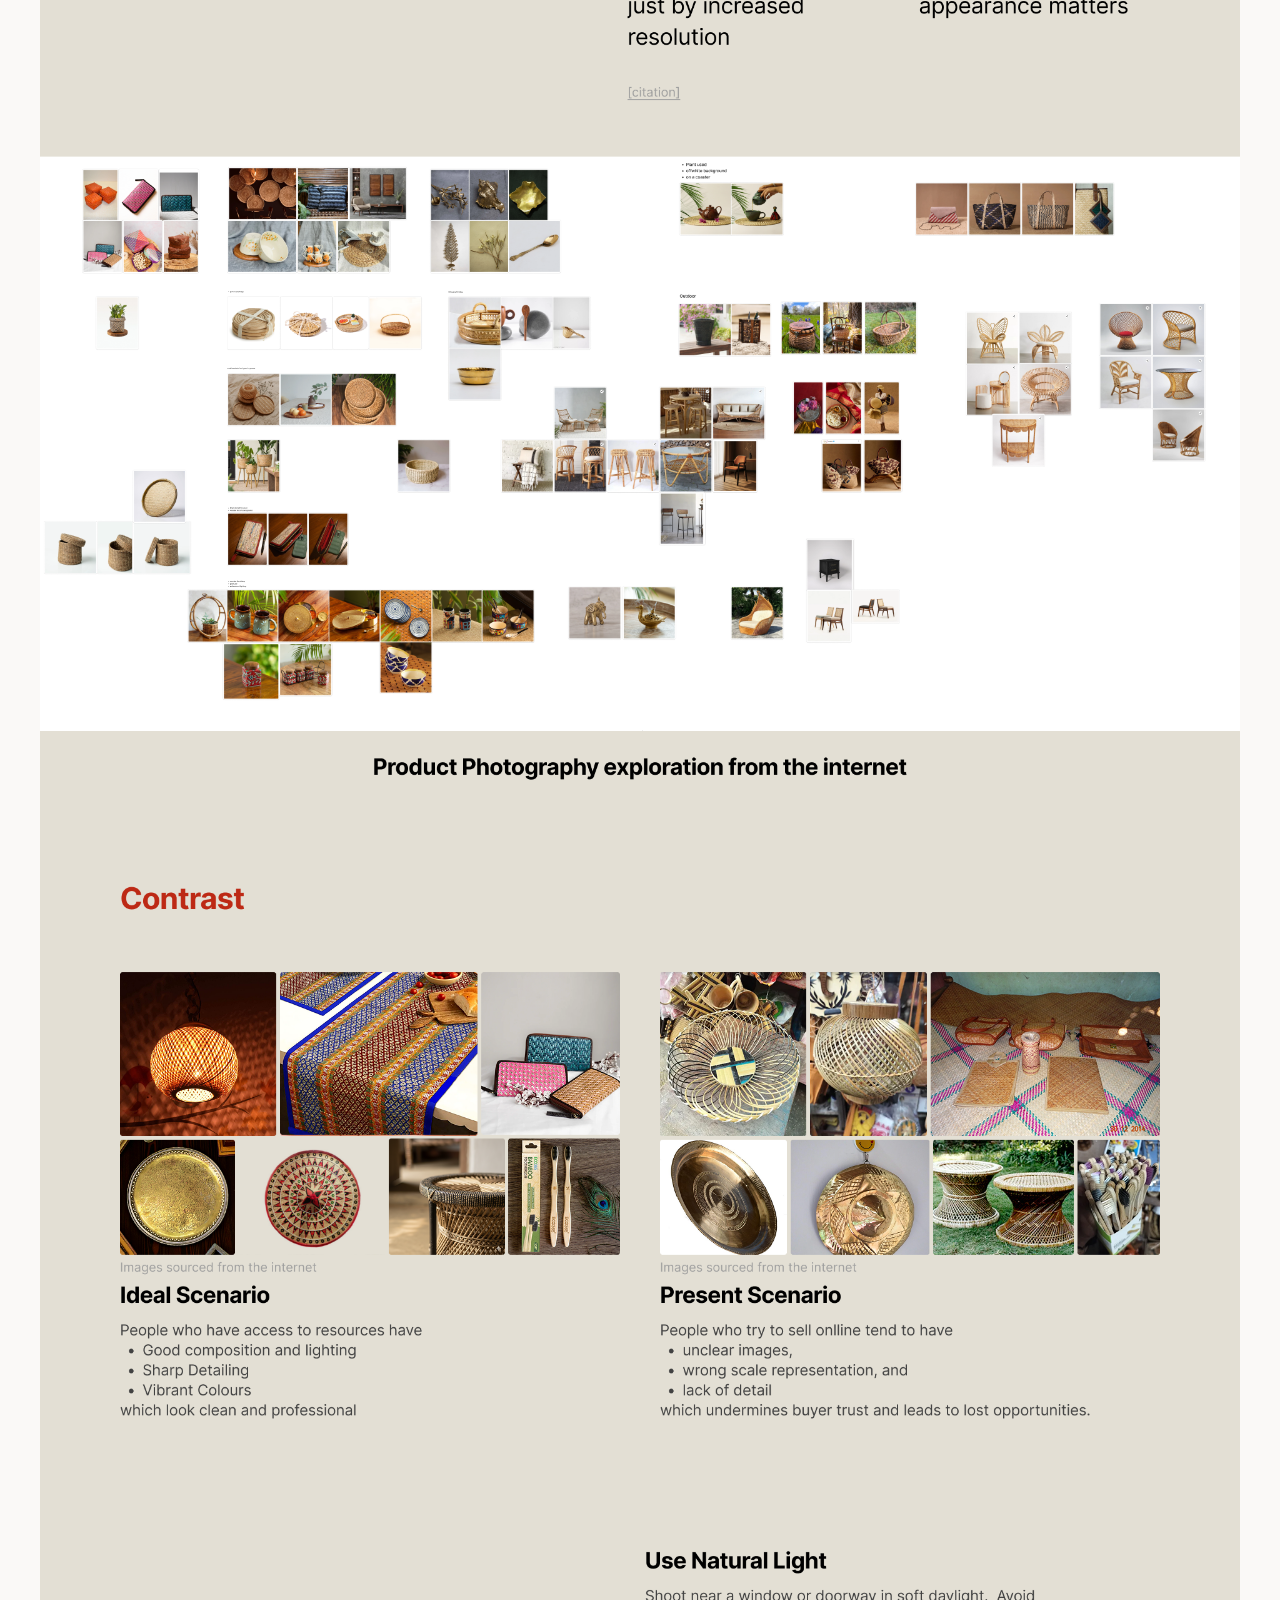
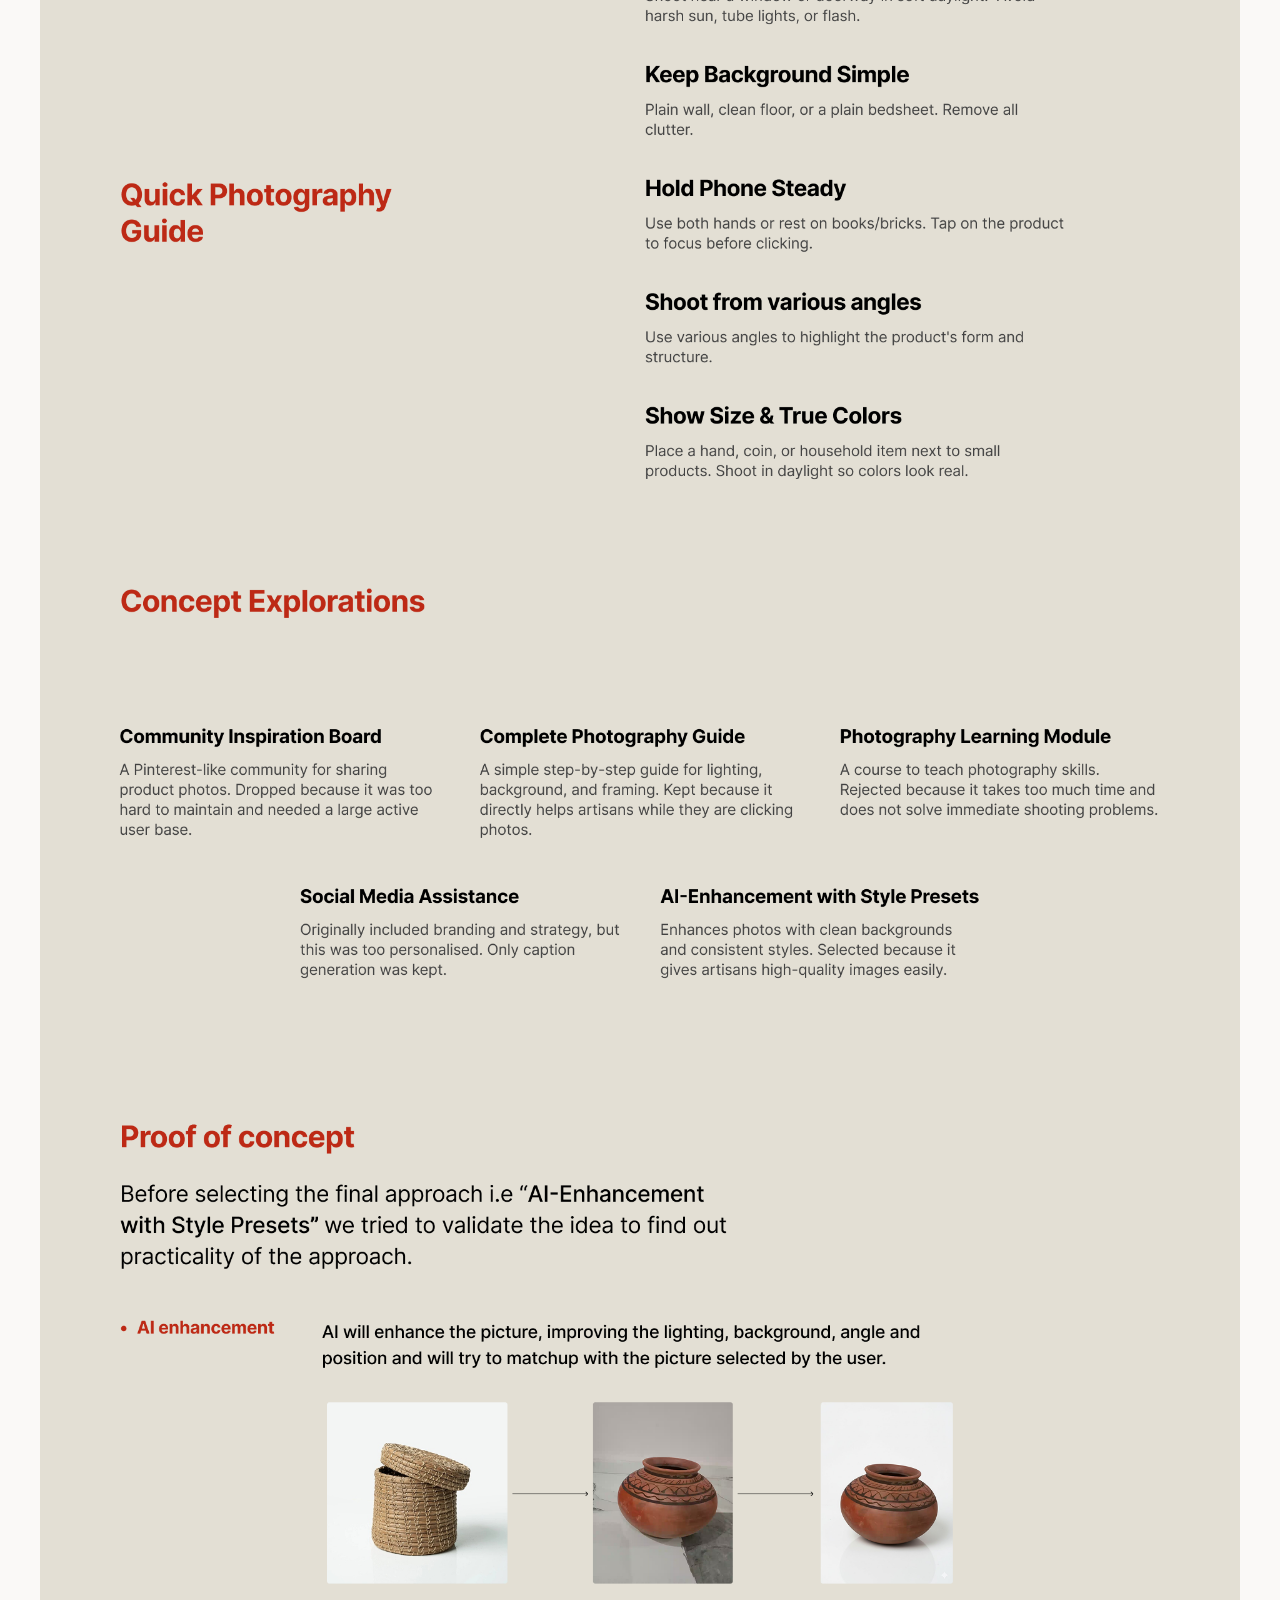
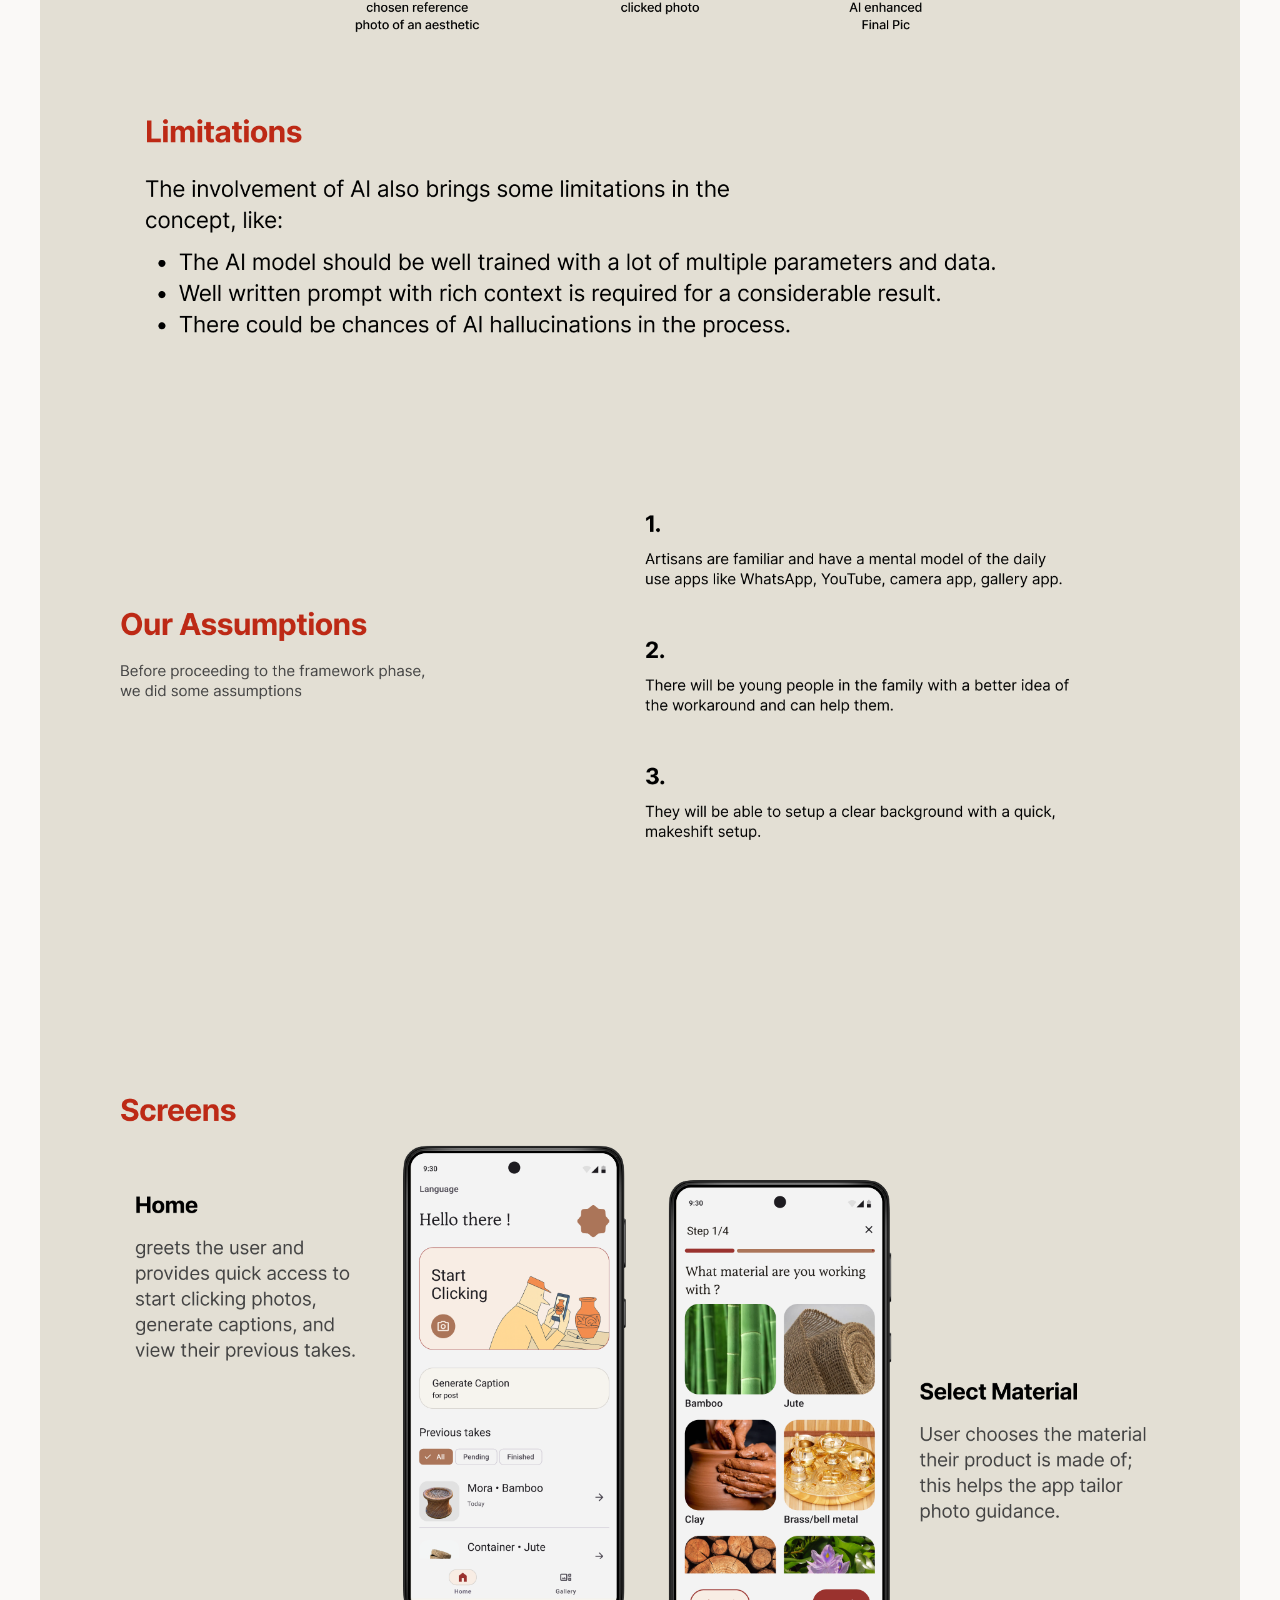
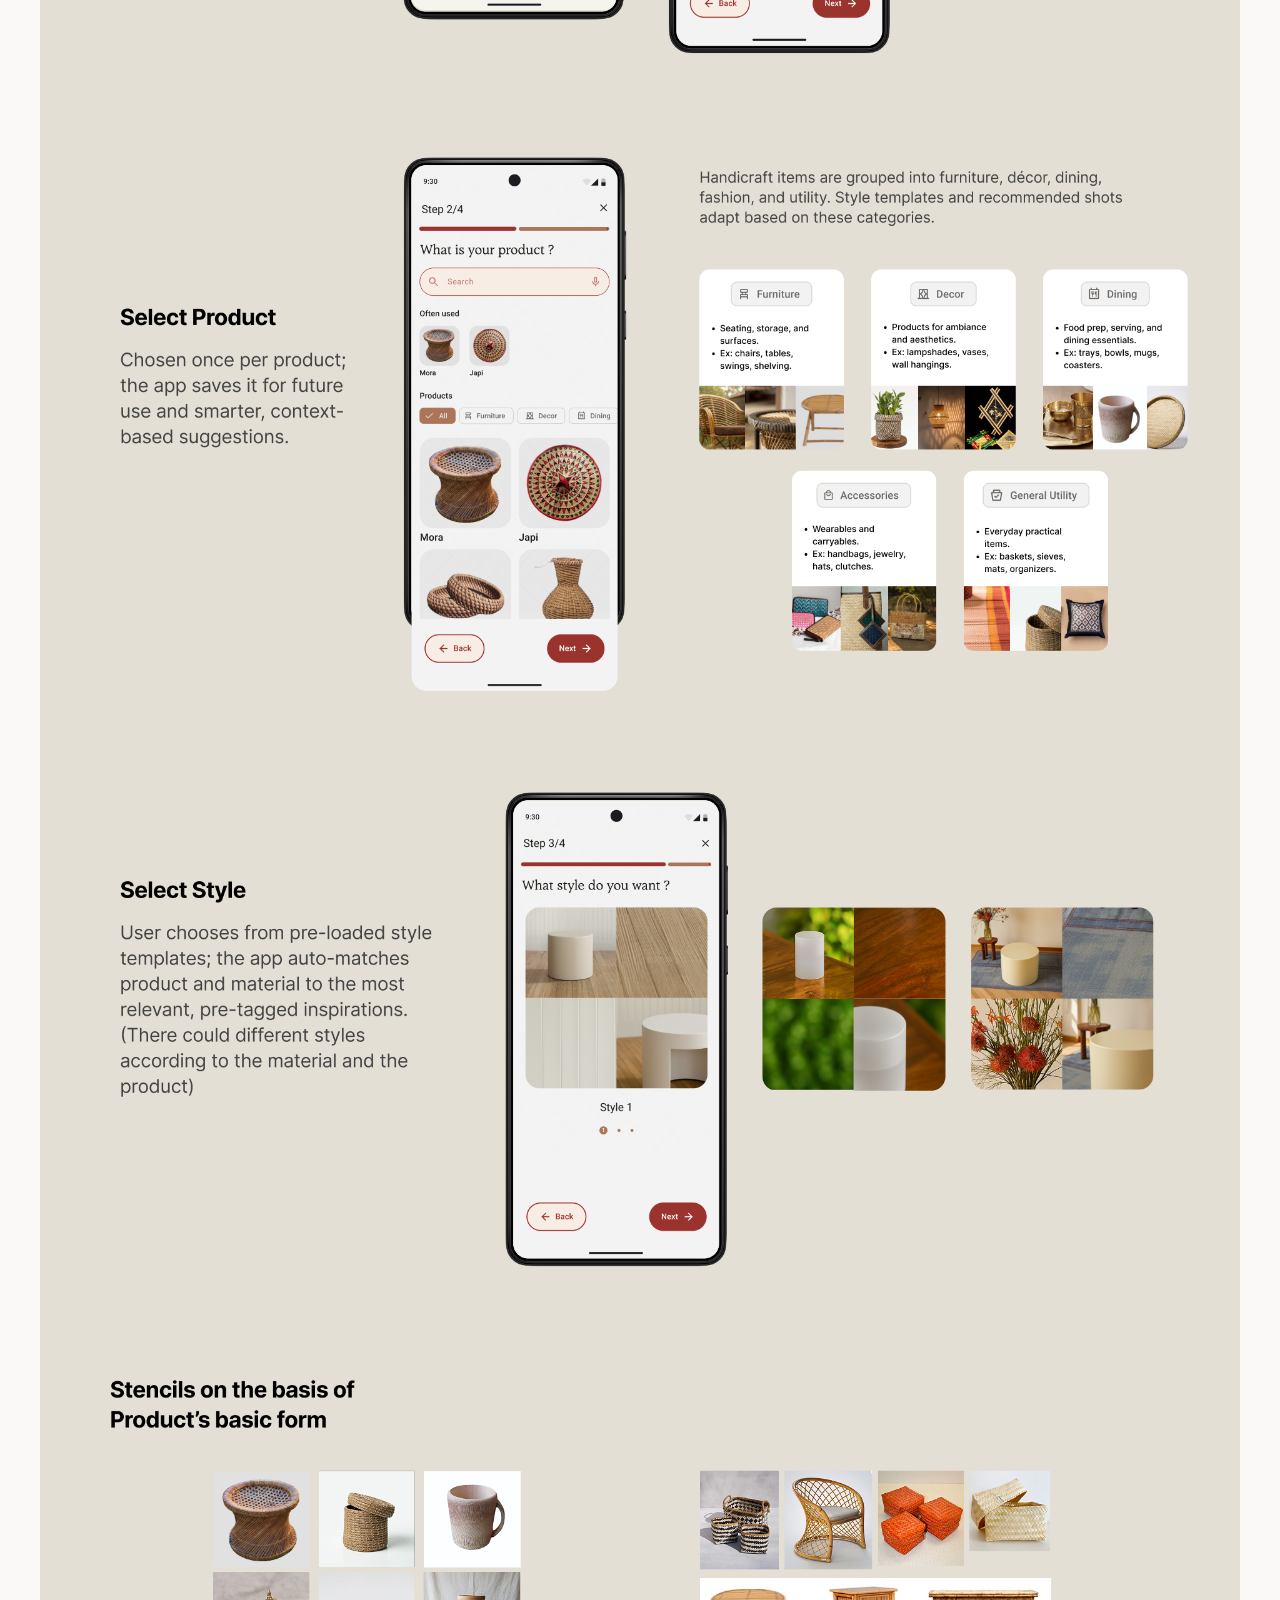
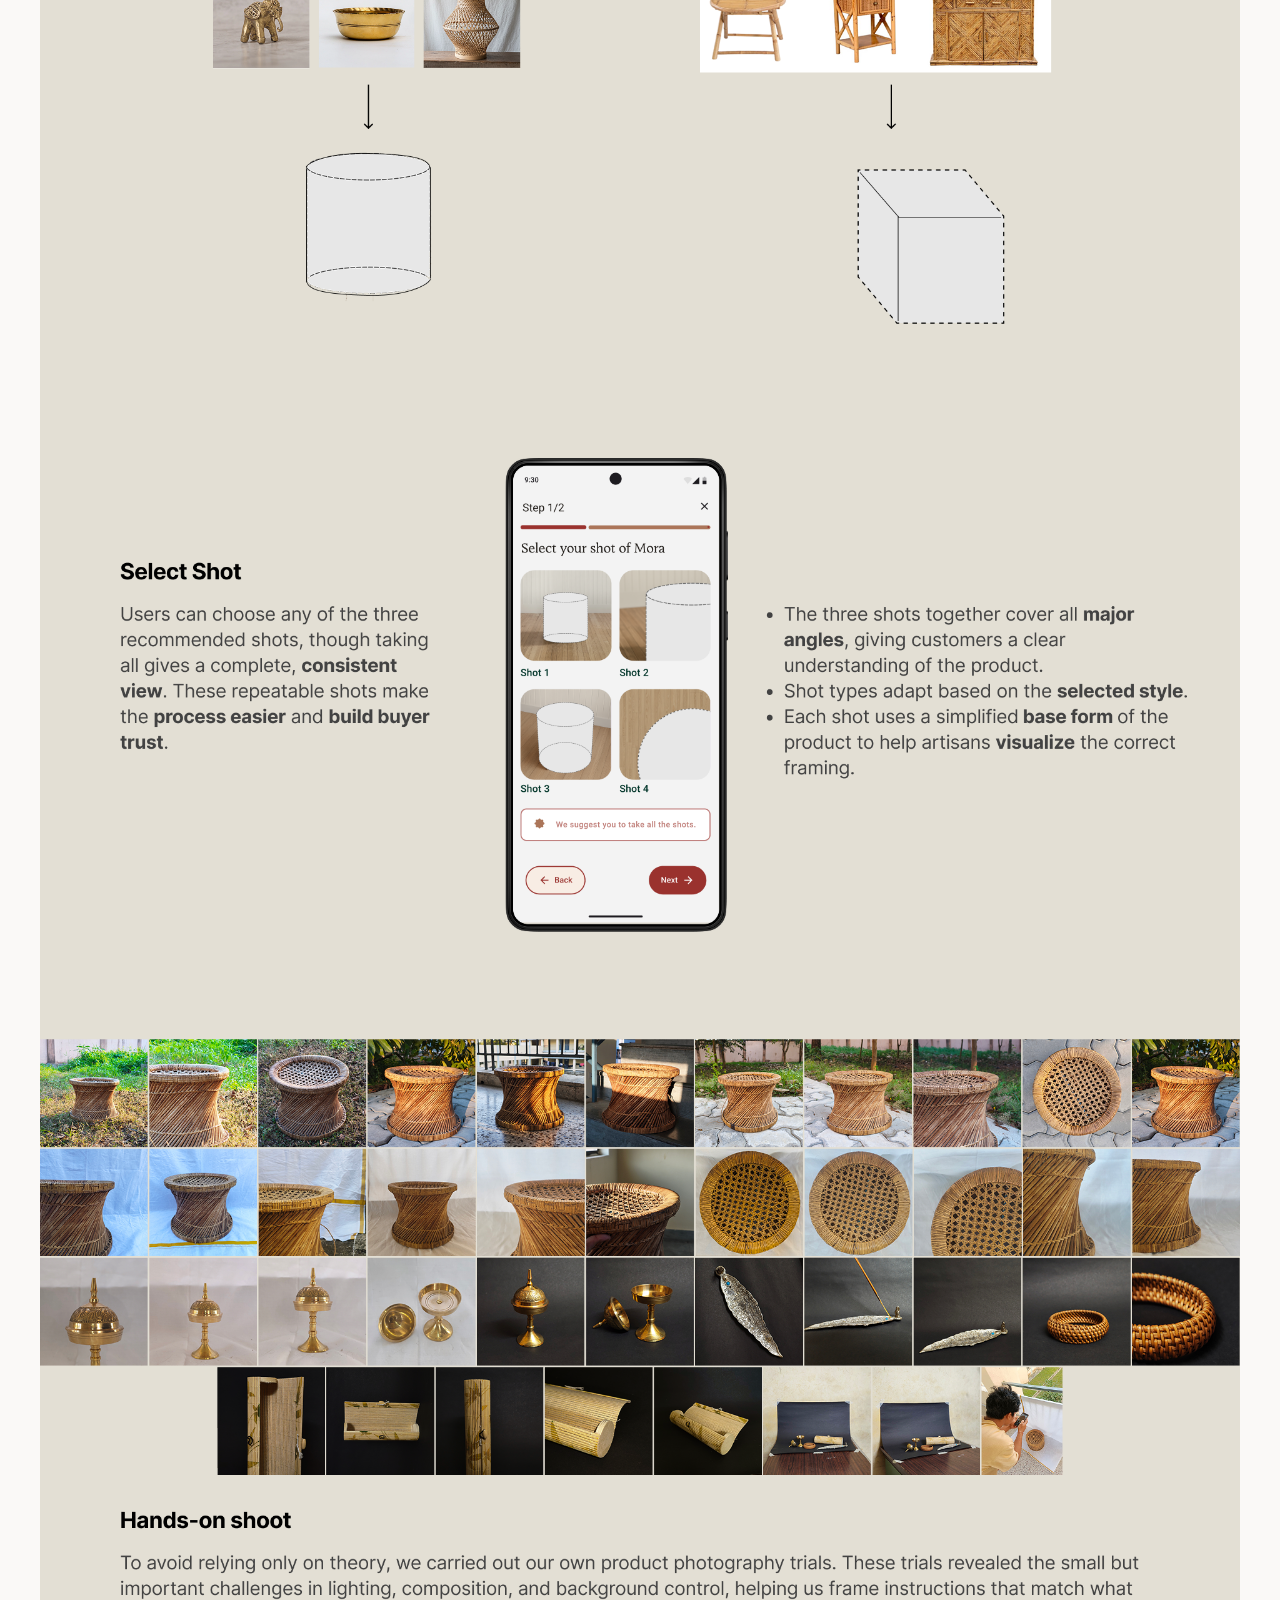
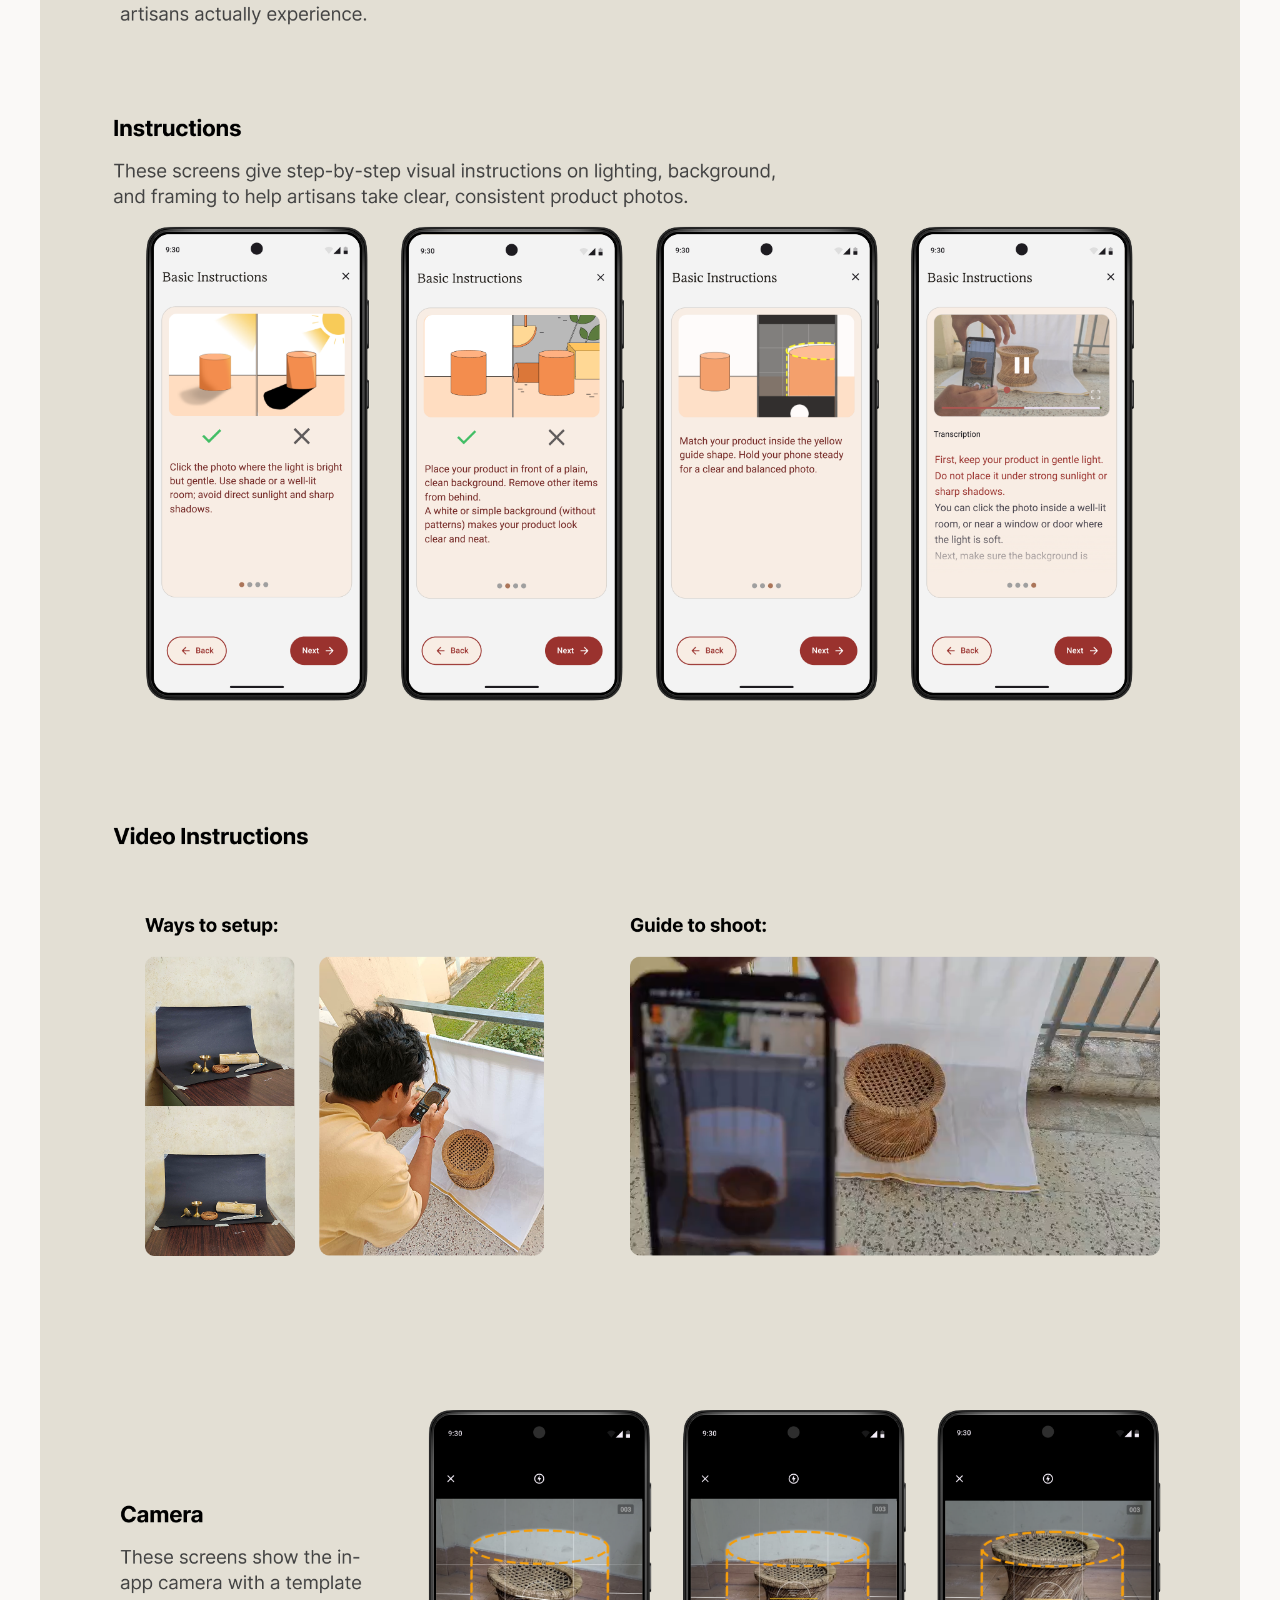
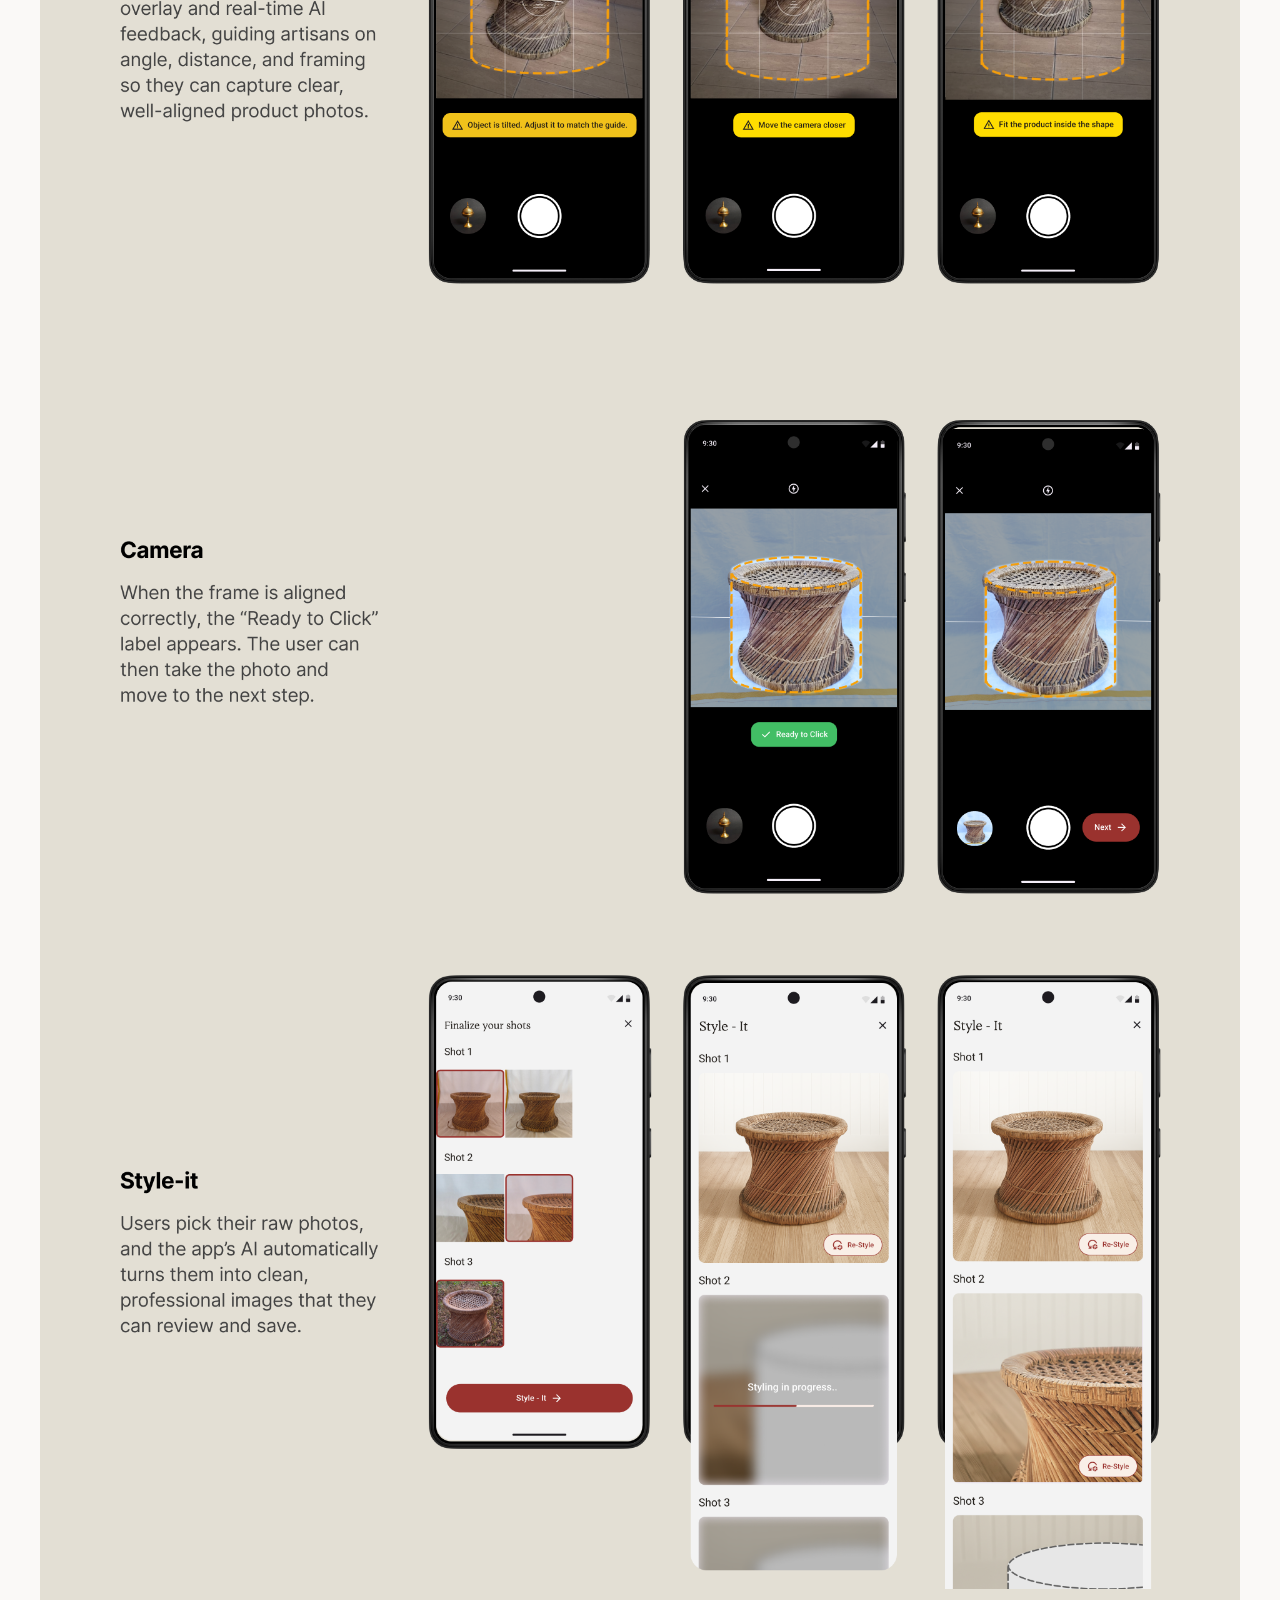
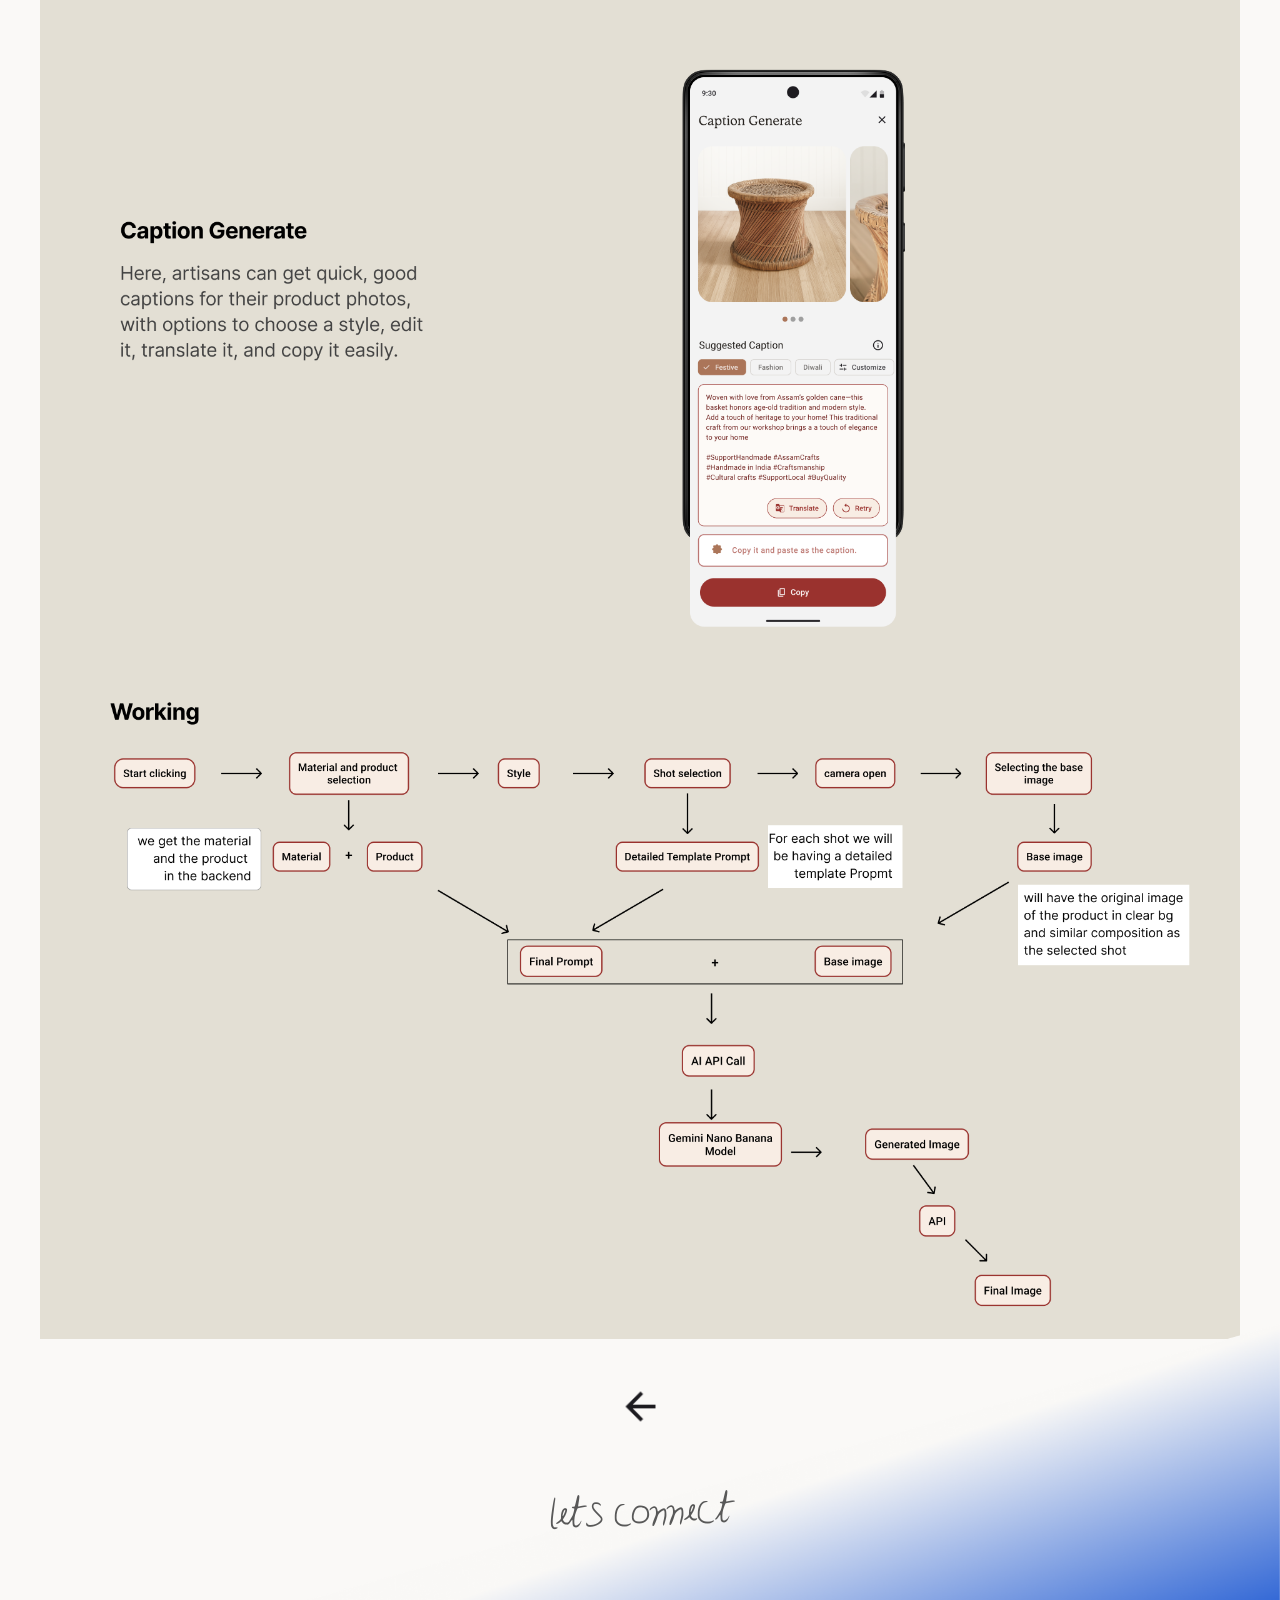
<file: roopak.html>
<!DOCTYPE html>
<html lang="en">
<head>
  <meta charset="UTF-8">
  <meta name="viewport" content="width=device-width, initial-scale=1.0">
  <title>Roopak — Aniket</title>
  <meta name="description" content="Roopak — a tool helping local artisans produce representable pictures of there products.">

  <link rel="preconnect" href="https://fonts.googleapis.com">
  <link rel="preconnect" href="https://fonts.gstatic.com" crossorigin>
  <link href="https://fonts.googleapis.com/css2?family=Crimson+Text:ital@1&family=IBM+Plex+Sans:wght@400;500;600&family=Parkinsans:wght@400&family=Passero+One&display=swap" rel="stylesheet">

  <link rel="stylesheet" href="fonts/aniket-font.css">
  <link rel="stylesheet" href="styles.css">

  <!-- Same one line as index.html, and for the same reason: it has to run
       before the page draws, or the footer flashes on at full strength and
       then hides itself to fade back in. See notes.md. -->
  <script>document.documentElement.classList.add('js');</script>
</head>
<body class="case-page">

  <!-- ══════════════════════════════════════════════════
       NAV — a back arrow and the project's name.

       It is the home page's bar, reused: same classes, so it
       lines up with it exactly. `id="nav"` is what app.js looks
       for, and `data-hide-on-scroll` is what makes it slide away
       as you read down and come back when you scroll up. The
       home page leaves that attribute off and stays stuck.

       ⚠️ The arrow goes to the PROJECTS SECTION, not the top of
       the home page — Aniket's ask, so you land back where you
       left off.
       ══════════════════════════════════════════════════ -->
  <header class="nav case-nav" id="nav" data-hide-on-scroll>
    <div class="nav__wrap">
      <div class="nav__inner">
        <div class="nav__content">
          <div class="nav__row">
            <a class="case-nav__back" href="index.html#projects" aria-label="Back to projects">
              <img src="assests/nav_arrow.png" alt="" aria-hidden="true" width="48" height="48" decoding="async">
            </a>
          </div>
          <img class="nav__rule" src="assests/nav-rule.svg" alt="" aria-hidden="true">
        </div>
      </div>
    </div>
  </header>

  <!-- ══════════════════════════════════════════════════
       ROOPAK — the case study
       ══════════════════════════════════════════════════ -->
  <main class="case">

    <!-- ⚠️ ONE ROW, NOT TWO STACKED LINES. Aniket marked the name at
         the LEFT edge of the content frame and the description at the
         RIGHT (2026-09-11), so these are flex items in `.case__head`
         now rather than two centred blocks. They stack again on phones,
         where a row this wide cannot work. -->
    <div class="case__head">
      <h1 class="case__name">Roopak</h1>

      <!-- The project's own description, exactly as it reads on the card
           in the projects section. If one changes, change the other. -->
      <p class="case__title">a tool helping local artisans produce representable pictures of there products</p>
    </div>

    <!-- ── The write-up ──
         2 slices of one continuous image, stacked in order so they read
         as a single long picture. `.case__shots` kills the gaps between
         them; see styles.css.

         The first one loads straight away because it is on screen; the
         rest are lazy, because together they are 13.1 MB. -->
    <div class="case__shots">
      <img src="assests/roopak/1.png" width="1920" height="11585" alt="Roopak case study, part 1 of 2">
      <img src="assests/roopak/2.png" width="1920" height="13324" alt="Roopak case study, part 2 of 2" loading="lazy" decoding="async">
    </div>


    <a class="case__back" href="index.html#projects" aria-label="Back to projects">
      <img class="case__arrow" src="assests/nav_arrow.png" alt="" aria-hidden="true" width="48" height="48" loading="lazy" decoding="async">
    </a>

  </main>

  <!-- ══════════════════════════════════════════════════
       THE FOOTER WEDGE — the same one as the home page.
       ⚠️ It is a COPY. If index.html's footer changes, change it here
       too, or the next regenerate quietly undoes it.

       ⚠️ THIS REPLACED THE WHOLE CONNECT BAND — Aniket asked for the
       footer out and this triangle in its place (2026-09-10). The
       laptop, "lets connect", the three link chips and the pen mark all
       went with it, so THE SITE CARRIES NO CONTACT LINKS ANY MORE. That
       is the change, not an oversight.

       ⚠️ `%20`, NOT A RAW SPACE, and the file really is spelled
       "triagle" — that is the asset's own name on disk.
       ══════════════════════════════════════════════════ -->
  <footer class="footer" id="connect">
    <img class="footer__wedge" src="assests/footer%20triagle.png" alt="" aria-hidden="true"
         data-reveal loading="lazy" decoding="async" width="4172" height="1182">

    <!-- ⚠️ THE TEXT LIES OVER THE PICTURE, and it is placed against the
         PICTURE, not against the page. Aniket marked two spots on the
         wedge (2026-09-10): the heading about a third of the way down and
         the chip row under it, both near the middle. Each is anchored as a
         PERCENTAGE of the wedge's height in styles.css, so the pair keeps
         its place on the shape at any window width.

         ⚠️ BOTH SIT ON THE WHITE HALF. At this x the blue does not start
         until ~88% down, so the drawn colours — grey heading, brand
         labels — still read. Push either much lower or much further right
         and it crosses the diagonal onto blue, where they will not. -->
    <p class="footer__title" data-reveal><span class="footer__lets">lets</span> connect</p>

    <!-- ⚠️ REAL TEXT, NOT THREE PNGs. Each chip is a glyph, a <span> and
         an out-arrow, so the link says its own name and the label colours
         are one line of CSS each. -->
    <ul class="footer__links" data-reveal>
      <li>
        <a class="footer__link footer__link--email" href="mailto:aniket.sharma@iitg.ac.in">
          <img class="footer__glyph footer__glyph--mail" src="assests/icon-mail.svg" alt="" loading="lazy" decoding="async" width="30" height="30">
          <span class="footer__label">Email</span>
          <img class="footer__out" src="assests/icon-out.svg" alt="" aria-hidden="true" loading="lazy" decoding="async" width="24" height="24">
        </a>
      </li>
      <li>
        <a class="footer__link footer__link--linkedin" href="https://www.linkedin.com/in/aniket-kumar-sharma-7b370a381/" target="_blank" rel="noopener noreferrer">
          <!-- ⚠️ WRAPPED, because the Figma overscans this one by ~1% to
               keep the logo's own edge off the box. The other two do not. -->
          <span class="footer__glyph footer__glyph--linkedin">
            <img src="assests/icon-linkedin.jpg" alt="" loading="lazy" decoding="async" width="499" height="499">
          </span>
          <span class="footer__label">Linkedin</span>
          <img class="footer__out" src="assests/icon-out.svg" alt="" aria-hidden="true" loading="lazy" decoding="async" width="24" height="24">
        </a>
      </li>
      <li>
        <a class="footer__link footer__link--behance" href="https://www.behance.net/aniket-sharma" target="_blank" rel="noopener noreferrer">
          <img class="footer__glyph footer__glyph--behance" src="assests/icon-behance.png" alt="" loading="lazy" decoding="async" width="640" height="640">
          <span class="footer__label">Behance</span>
          <img class="footer__out" src="assests/icon-out.svg" alt="" aria-hidden="true" loading="lazy" decoding="async" width="24" height="24">
        </a>
      </li>
    </ul>
  </footer>

  <script src="app.js"></script>
</body>
</html>
</file>
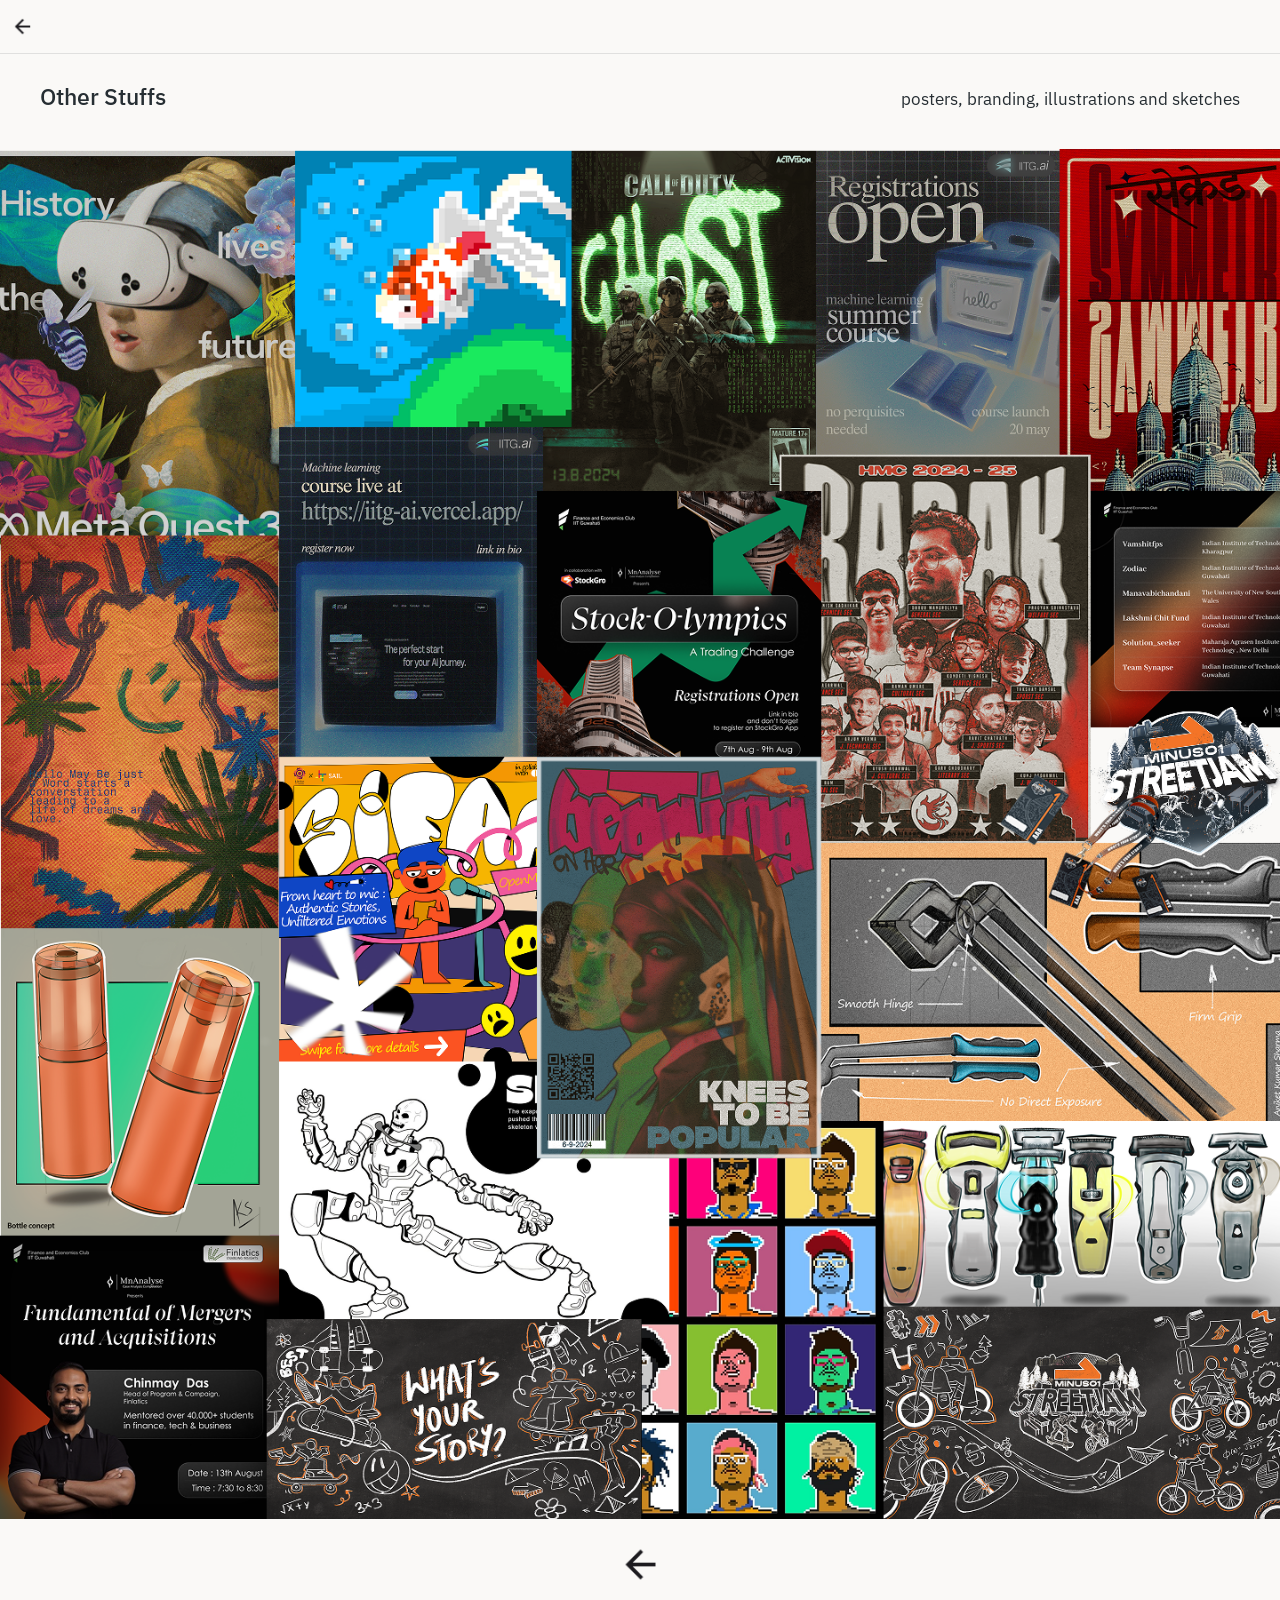
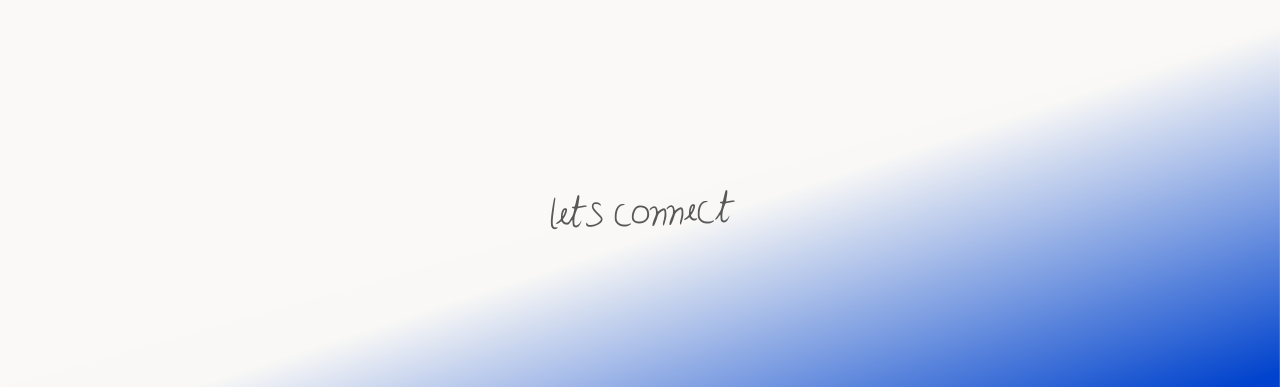
<file: stuffs.html>
<!DOCTYPE html>
<html lang="en">
<head>
  <meta charset="UTF-8">
  <meta name="viewport" content="width=device-width, initial-scale=1.0">
  <title>Other Stuffs — Aniket</title>
  <meta name="description" content="Posters, branding, illustrations and sketches by Aniket.">

  <link rel="preconnect" href="https://fonts.googleapis.com">
  <link rel="preconnect" href="https://fonts.gstatic.com" crossorigin>
  <link href="https://fonts.googleapis.com/css2?family=Crimson+Text:ital@1&family=IBM+Plex+Sans:wght@400;500;600&family=Parkinsans:wght@400&family=Passero+One&display=swap" rel="stylesheet">

  <link rel="stylesheet" href="fonts/aniket-font.css">
  <link rel="stylesheet" href="styles.css">

  <!-- Same one line as index.html, and for the same reason: it has to run
       before the page draws, or the footer flashes on at full strength and
       then hides itself to fade back in. See notes.md. -->
  <script>document.documentElement.classList.add('js');</script>
</head>
<body class="case-page case-page--gallery">

  <!-- ══════════════════════════════════════════════════
       NAV — a back arrow and the project's name.

       It is the home page's bar, reused: same classes, so it
       lines up with it exactly. `id="nav"` is what app.js looks
       for, and `data-hide-on-scroll` is what makes it slide away
       as you read down and come back when you scroll up. The
       home page leaves that attribute off and stays stuck.

       ⚠️ The arrow goes back to the OTHER STUFFS SECTION, not the
       top of the home page — the same rule the project pages
       follow, so you land back on the post-it you clicked.
       ══════════════════════════════════════════════════ -->
  <header class="nav case-nav" id="nav" data-hide-on-scroll>
    <div class="nav__wrap">
      <div class="nav__inner">
        <div class="nav__content">
          <div class="nav__row">
            <a class="case-nav__back" href="index.html#stuffs" aria-label="Back to other stuffs">
              <img src="assests/nav_arrow.png" alt="" aria-hidden="true" width="48" height="48" decoding="async">
            </a>
          </div>
          <img class="nav__rule" src="assests/nav-rule.svg" alt="" aria-hidden="true">
        </div>
      </div>
    </div>
  </header>

  <!-- ══════════════════════════════════════════════════
       OTHER STUFFS — the gallery

       Not a case study: one picture, the mosaic of Aniket's
       posters, branding, illustrations and sketches. It reuses
       the case pages' `.case` layout wholesale — same bar, same
       heading sizes, same end arrow, same footer — because it is
       the same kind of page and there is no reason for it to
       drift away from them.
       ══════════════════════════════════════════════════ -->
  <main class="case">

    <!-- ⚠️ ONE ROW, NOT TWO STACKED LINES. Aniket marked the name at
         the LEFT edge of the content frame and the description at the
         RIGHT (2026-09-11), so these are flex items in `.case__head`
         now rather than two centred blocks. They stack again on phones,
         where a row this wide cannot work. -->
    <div class="case__head">
      <h1 class="case__name">Other Stuffs</h1>

      <!-- The post-it's own words on the home page. If one changes,
           change the other. -->
      <p class="case__title">posters, branding, illustrations and sketches</p>
    </div>

    <!-- ── The mosaic ──
         ⚠️ TWO GENUINELY DIFFERENT PICTURES, not one image rescaled.
         The desktop mosaic is 1440 x 1542 and lays the work out wide;
         the phone one is 390 x 1291 and re-stacks the same pieces
         into a narrow column. Neither is a crop of the other.

         `<picture>` is what makes that free: the browser fetches ONLY
         the one whose `media` matches, so a phone never downloads the
         4.4 MB desktop file — it gets the 1 MB one and nothing else.
         The breakpoint is 1023, the same line the whole site changes
         layout on.

         No `loading="lazy"`: this picture IS the page, and it is on
         screen the moment you arrive. Lazy-loading it would only
         delay the one thing you came for.

         ⚠️ `.case__shots` caps at 90rem and runs the picture edge to
         edge inside that — which is exactly how the mosaic is drawn,
         with tiles bleeding to all four sides. Don't inset it. -->
    <div class="case__shots case__shots--full">
      <picture>
        <source media="(max-width: 1023px)" srcset="assests/other%20stuffs-phone.png">
        <img src="assests/other%20stuffs-dekstop.png" width="1440" height="1542"
             alt="A mosaic of Aniket's posters, branding, illustrations and sketches">
      </picture>
    </div>


    <a class="case__back" href="index.html#stuffs" aria-label="Back to other stuffs">
      <img class="case__arrow" src="assests/nav_arrow.png" alt="" aria-hidden="true" width="48" height="48" loading="lazy" decoding="async">
    </a>

  </main>

  <!-- ══════════════════════════════════════════════════
       THE FOOTER WEDGE

       ⚠️ THIS REPLACED THE ENTIRE CONNECT BAND — Aniket asked for the
       footer out and this triangle in its place (2026-09-10). What went
       with it: the cropped laptop, the "lets connect" heading, the three
       link chips (email / LinkedIn / Behance) and the pen mark at the
       bottom edge. THE SITE NOW CARRIES NO CONTACT LINKS ANYWHERE. That
       is the change he asked for, not something overlooked — if they
       come back, they come back somewhere else.

       ⚠️ `id="connect"` IS KEPT ON PURPOSE. Nothing links to it today,
       but it is still the page's bottom anchor and costs nothing.

       ⚠️ `%20`, NOT A RAW SPACE, and the file really is spelled
       "triagle" — that is the asset's own name on disk. Renaming it means
       renaming it in all ten pages.
       ══════════════════════════════════════════════════ -->
  <footer class="footer" id="connect">
    <img class="footer__wedge" src="assests/footer%20triagle.png" alt="" aria-hidden="true"
         data-reveal loading="lazy" decoding="async" width="4172" height="1182">

    <!-- ⚠️ THE TEXT LIES OVER THE PICTURE, and it is placed against the
         PICTURE, not against the page. Aniket marked two spots on the
         wedge (2026-09-10): the heading about a third of the way down and
         the chip row under it, both near the middle. Each is anchored as a
         PERCENTAGE of the wedge's height in styles.css, so the pair keeps
         its place on the shape at any window width.

         ⚠️ BOTH SIT ON THE WHITE HALF. At this x the blue does not start
         until ~88% down, so the drawn colours — grey heading, brand
         labels — still read. Push either much lower or much further right
         and it crosses the diagonal onto blue, where they will not. -->
    <p class="footer__title" data-reveal><span class="footer__lets">lets</span> connect</p>

    <!-- ⚠️ REAL TEXT, NOT THREE PNGs. Each chip is a glyph, a <span> and
         an out-arrow, so the link says its own name and the label colours
         are one line of CSS each. -->
    <ul class="footer__links" data-reveal>
      <li>
        <a class="footer__link footer__link--email" href="mailto:aniket.sharma@iitg.ac.in">
          <img class="footer__glyph footer__glyph--mail" src="assests/icon-mail.svg" alt="" loading="lazy" decoding="async" width="30" height="30">
          <span class="footer__label">Email</span>
          <img class="footer__out" src="assests/icon-out.svg" alt="" aria-hidden="true" loading="lazy" decoding="async" width="24" height="24">
        </a>
      </li>
      <li>
        <a class="footer__link footer__link--linkedin" href="https://www.linkedin.com/in/aniket-kumar-sharma-7b370a381/" target="_blank" rel="noopener noreferrer">
          <!-- ⚠️ WRAPPED, because the Figma overscans this one by ~1% to
               keep the logo's own edge off the box. The other two do not. -->
          <span class="footer__glyph footer__glyph--linkedin">
            <img src="assests/icon-linkedin.jpg" alt="" loading="lazy" decoding="async" width="499" height="499">
          </span>
          <span class="footer__label">Linkedin</span>
          <img class="footer__out" src="assests/icon-out.svg" alt="" aria-hidden="true" loading="lazy" decoding="async" width="24" height="24">
        </a>
      </li>
      <li>
        <a class="footer__link footer__link--behance" href="https://www.behance.net/aniket-sharma" target="_blank" rel="noopener noreferrer">
          <img class="footer__glyph footer__glyph--behance" src="assests/icon-behance.png" alt="" loading="lazy" decoding="async" width="640" height="640">
          <span class="footer__label">Behance</span>
          <img class="footer__out" src="assests/icon-out.svg" alt="" aria-hidden="true" loading="lazy" decoding="async" width="24" height="24">
        </a>
      </li>
    </ul>
  </footer>

  <script src="app.js"></script>
</body>
</html>
</file>
<file: fonts/aniket-font.css>
/* ═══════════════════════════════════════════════════════════
   ANIKET — the handwriting font
   ═══════════════════════════════════════════════════════════

   The font is embedded directly into this file as text (that long
   string below). It looks odd, but it means the handwriting works
   even when you just double-click index.html on your own computer —
   browsers block normal font files loaded that way.

   Original file lives at fonts/Aniket-Regular.ttf.
   If you ever update the font, ask Claude to regenerate this file.

   Note: this font has no digits (0-9), no double-quote, and no long
   dash. Use IBM Plex Sans for numbers.
   ═══════════════════════════════════════════════════════════ */

@font-face {
  font-family: 'Aniket';
  font-weight: 400;
  font-style: normal;
  font-display: block;
  src: url([data-uri]) format('truetype');
}
</file>
<file: styles.css>
/* ═══════════════════════════════════════════════════════════
   ANIKET — PORTFOLIO
   Slice 1: foundation + nav

   ── HOW THE ADAPTIVE SYSTEM WORKS ──────────────────────────

   Four size bands. Each one is its own layout — the page snaps
   between them rather than stretching continuously.

     Desktop   1440+       exactly the Figma. Fixed width, centred,
                           margins grow on bigger monitors.
     Laptop    1024–1439   same layout, stepped down: smaller
                           margins, smaller elements.
     Tablet    768–1023    the mobile layout, roomier.
     Mobile      –767      exactly the 390 Figma frame.

   Every size in this file is written in `rem`, and 1rem = the
   root font size set per band below. So changing one number
   scales a whole band proportionally — that's what makes the
   laptop step-down a two-line change instead of a rewrite.
   ═══════════════════════════════════════════════════════════ */

/* ── Fonts ──────────────────────────────────────────────────
   The handwriting font is defined in fonts/aniket-font.css,
   loaded just before this file. IBM Plex Sans comes from Google.
   ─────────────────────────────────────────────────────────── */

/* ── Design tokens ────────────────────────────────────────── */

:root {
  /* colours, straight from the Figma file */
  --ink: #262e33;
  --purple: #4f3aa4;
  --blue: #0071b7;
  --gray: #6f6f6f;
  --accent: #78a9ff;
  --paper: #faf9f7;
  --panel: #f2f2f2;
  --rule: rgba(38, 46, 51, 0.12);

  /* type */
  --font-body: 'IBM Plex Sans', system-ui, -apple-system, sans-serif;
  --font-hand: 'Aniket', 'Segoe Script', cursive;

  /* layout — DESKTOP band. Overridden per band at the bottom. */
  --frame: 90rem;
  /* 1440 — the Figma desktop frame     */
  --frame-pad: 3.75rem;
  /* 60                                 */
  --wordmark: 2rem;
  /* 32 — the wordmark on its own, no doodle. Aniket asked for the
     nav contents a little smaller (2026-09-12): was 36. The bar's own
     height is `--nav-h` and did NOT change, so only the mark shrank. */
  --nav-h: 3.5rem;
  /* 56 — the whole bar is this tall    */
  --nav-pad-top: 0rem;
  /* the bar is its own height now, no extra air */
  --nav-pad-bot: 0rem;
  /* ⚠️ 0 HERE AND IT MUST STAY 0 ON DESKTOP — the desktop bar takes
     its whole height from `--nav-h`, so any padding would ADD to it.
     It exists for phones, where the row is shorter than the bar and the
     air above it has to be matched below to keep the links centred. */
  --nav-link: 0.875rem;
  /* 14 — Aniket's number (2026-09-12). Went 12 → 11 → this in one
     sitting: the trim came first, then he asked for 14 outright, so the
     desktop links are now BIGGER than they started. The other bands
     were already at or near 14 and did not move — tablet 16, phone 14,
     small phone 13. */
  --nav-gap: 1.5rem;
  /* 24 — back to the original. It was eased to 22 to suit the 11px
     type; at 14 the row wants its full spacing again. */
  --rule-gap: 0rem;
  /* the rule is now a border on the bar itself, so no gap to hold */

  /* the real height of the nav block: bar + rule + a little air.
     Used to reserve space at the top of the page and to stop
     anchor links landing underneath it. */
  --nav-total: calc(var(--nav-pad-top) + var(--nav-h) + var(--nav-pad-bot) + var(--rule-gap) + 0.5rem);

  /* ⚠️ THE ONE NUMBER THAT SIZES THE WHOLE HERO COLLAGE. Aniket asked
     for everything in slice 2 a little smaller on desktop
     (2026-09-02) — the same move the footer got the day before.

     The other sections' frame is `min(90rem, 100%)`; this is 80% of
     it — the same fraction the footer runs at, so the two ends of
     the page now read at one scale. Went 100% → 90% → this; 90% was
     him saying it had not come down far enough. Why the pair of
     numbers and not a flat width: 72rem is 0.8 × 90rem and 80% is
     0.8 × 100%, and min(0.8a, 0.8b) = 0.8 × min(a, b) — so it stays
     exactly 80% of the other sections at EVERY width instead of
     drifting between the bands.

     Everything in the hero is in `cqw` against this box, so the
     photo, the doodles, the headline, the tools row and the pink
     flower all shrink together, in proportion, and the collage keeps
     its exact internal geometry. To dial it, change 72rem and 80%
     together — 0.75 → `min(67.5rem, 75%)` — and nothing else.

     ⚠️ It also drives `.page-gradient`'s start line, because that
     line IS the stage's bottom edge. The stage carries
     `container-type`, so it can't read its own `cqw`, which is why
     this lives up here as a plain token both can share. */
  --hero-w: min(72rem, 80%);

  /* HOW FAR THE WHOLE HERO SITS BELOW THE NAV. Aniket marked the
     collage on the live page and asked for the whole section to come
     down a bit (2026-09-08).

     ⚠️ It is a token, not a padding written in one place, because TWO
     rules have to move together: `.hero`'s own top padding, and
     `.page-gradient`'s start line — that line IS the stage's bottom
     edge, measured down from the top of the page, so pushing the
     stage down without pushing the line down the same amount would
     leave the grey panel starting partway up the collage.

     Zeroed in the stacked band (max-width: 1023px), where there is no
     collage to move — the hero is a normal stack under the nav and
     already carries its own spacing. */
  --hero-drop: 5rem;
  /* 80 */

  /* motion */
  --ease: cubic-bezier(0.22, 1, 0.36, 1);
}

/* ── Reset ────────────────────────────────────────────────── */

*,
*::before,
*::after {
  box-sizing: border-box;
}

html {
  font-size: 16px;
  /* the base every rem is measured against */
  scroll-behavior: smooth;
  /* so anchor links don't land underneath the nav */
  scroll-padding-top: calc(var(--nav-total) + 1.5rem);
}

body {
  margin: 0;
  /* ⚠️ POSITIONED so `.page-gradient` can be measured against the
     BODY BOX — top to bottom — instead of the viewport. Body's box is
     the document: margin 0, and the footer's `overflow: hidden` stops
     the laptop growing it, so body's bottom edge IS the page's bottom
     edge. That is the whole reason the gradient can end on the footer
     without anyone hard-coding a page height. */
  position: relative;
  background: var(--paper);
  color: var(--ink);
  font-family: var(--font-body);
  font-size: 1.125rem;
  line-height: 1.5;
  -webkit-font-smoothing: antialiased;
  overflow-x: hidden;
}


/* ═══════════════════════════════════════════════════════════
   THE PAGE BACKGROUND GRADIENT

   The Figma washes the whole page below the hero in a very faint
   grey: white at the top, fading down to ~234 and staying there.
   It is what makes the quote card look like it is sitting ON
   something rather than floating on white. Both frames draw it —
   this was never a phone-only thing.

   ⚠️ THE PNGs ARE TRANSPARENT AT THE TOP, NOT WHITE. Alpha runs 0 at
   their first row up to ~65% at the bottom, over a flat #dfdfdf. So
   they are an OVERLAY, not a picture of a gradient: they tint whatever
   is behind them. Two consequences —
     · nothing needs to be re-coloured underneath. The white cards, the
       project frames and the laptop all keep their own backgrounds and
       simply get the same wash over the paper around them.
     · there is no seam at the top edge. The first row is invisible, so
       the line where this starts can never be spotted.

   ⚠️ `100% 100%` — THE IMAGE IS STRETCHED, ON PURPOSE. Both files are
   the full height of their Figma page (1440 × 5542 and 390 × 3547),
   and our page is never exactly that tall. Stretching pins BOTH edges
   where they belong: the top on the line the Figma starts it, the
   bottom flush with the footer. A fixed aspect ratio would have to
   miss one of them, and the one it would miss is the footer — the
   wash would either stop short of the bottom or run past it into the
   clip. Nothing is lost by stretching: these are smooth vertical
   ramps with no detail in them to distort.

   ⚠️ `z-index: -1` puts it under every bit of content but still OVER
   body's own white. Don't give it a positive z-index — it would paint
   over the page.
   ═══════════════════════════════════════════════════════════ */

.page-gradient {
  position: absolute;
  z-index: -1;
  left: 0;
  right: 0;
  /* Figma starts it at y=1018 on the desktop frame — exactly where
     `.hero__stage`'s box ends. Written as the nav's height plus the
     stage's, rather than a flat 1018, so it tracks the collage down
     through the laptop band AND follows `--hero-w` whenever the hero
     is resized: the stage is `--hero-w` wide and 1440 × 674 in shape,
     so it is 0.46806 of its own width tall.

     ⚠️ `margin-top`, NOT `top`, AND THAT IS NOT A STYLE CHOICE.
     `--hero-w` is `min(72rem, 80%)`, and A PERCENTAGE IN `top`
     RESOLVES AGAINST THE CONTAINING BLOCK'S HEIGHT — here the whole
     6000px document, so the 80% became ~4800px, `min()` always picked
     the 72rem, and the line stopped tracking the hero at all. It was
     7px out at 1440 and 100px out at 1024, where the stage is well
     under 72rem. Percentage MARGINS resolve against the containing
     block's WIDTH, always, even vertical ones — which is the width we
     want. `top: 0` + `bottom: 0` + this margin still pins the bottom:
     with both offsets set and `height: auto`, the margin comes out of
     the height rather than moving the box.

     ⚠️ Same reason `--hero-w` can be read here at all: its 80% and the
     stage's 80% both measure the body's width, because `.hero` is the
     full body width. Don't put horizontal padding on `main`. */
  top: 0;
  margin-top: calc(var(--nav-total) + var(--hero-drop) + var(--hero-w) * 0.46806);
  /* the page's bottom edge — see the note on `body` above */
  bottom: 0;
  background: url('assests/gradient-dekstop.png') no-repeat center / 100% 100%;
  /* it is scenery; it must never eat a click meant for the page */
  pointer-events: none;
}

img {
  max-width: 100%;
  display: block;
}

a {
  text-decoration: none;
  color: inherit;
}

/* Visible keyboard focus — invisible for mouse users */
:focus-visible {
  outline: 2px solid var(--blue);
  outline-offset: 4px;
  border-radius: 2px;
}


/* ═══════════════════════════════════════════════════════════
   NAV
   ═══════════════════════════════════════════════════════════ */

.nav {
  position: fixed;
  inset: 0 0 auto 0;
  z-index: 100;
  background: var(--paper);
  /* one clean hairline, window edge to window edge, in the same
     colour the hand-drawn rule used (--rule). */
  border-bottom: 1px solid var(--rule);
  transition: transform 0.45s var(--ease), box-shadow 0.3s ease;
  will-change: transform;
}

/* The bar stays stuck to the top at all times.
   (The hide-on-scroll behaviour is switched off in app.js — the
   rule below is kept so it can be turned back on in one line.) */
.nav.is-hidden {
  transform: translateY(-100%);
}

/* Once we're off the very top, lift the bar off the page a little */
.nav.is-stuck {
  box-shadow: 0 1px 24px rgba(38, 46, 51, 0.06);
}

/* The nav is the one part of the page that is NOT held to the
   centred content column — it stretches to both edges of the
   window at every size, so the doodle sits hard left and the
   links sit hard right however wide the monitor is. */
.nav__wrap {
  max-width: none;
  width: 100%;
  /* the wordmark sits 16px in from the left edge, the links the same
     from the right — set once here for the whole bar.
     ⚠️ THE BOTTOM WAS A HARD 0 and that is what left the phone links
     sitting low: 16 of air above a 28 row and none under it. It is a
     variable now, 0 on desktop so nothing there moves. */
  padding: var(--nav-pad-top) 1rem var(--nav-pad-bot) 1rem;
}

.nav__inner {
  display: flex;
}

/* logo row + rule share one column, so the rule sits directly
   beneath the content rather than drifting below it */
.nav__content {
  flex: 1;
  min-width: 0;
  display: flex;
  flex-direction: column;
  gap: var(--rule-gap);
}

.nav__row {
  display: flex;
  justify-content: space-between;
  align-items: center;
  gap: 1rem;
  /* the bar's whole height lives here */
  height: var(--nav-h);
}

/* ── Logo: scanned doodle + handwritten wordmark, as one unit ── */

.nav__logo {
  display: flex;
  align-items: center;
  gap: 0.5rem;
  flex-shrink: 0;
  justify-self: start;
}

.nav__doodle {
  /* matched to the wordmark's height so the two read as one mark */
  height: var(--wordmark);
  width: auto;
  object-fit: contain;
  /* the doodle is a scan on white paper — 'darken' drops the paper out,
     exactly as the Figma layer does */
  mix-blend-mode: darken;
  pointer-events: none;
  user-select: none;
}

.nav__wordmark {
  font-family: var(--font-hand);
  font-size: var(--wordmark);
  line-height: 1;
  letter-spacing: -0.05em;
  color: var(--purple);
  white-space: nowrap;
}

/* ── Links ────────────────────────────────────────────────── */

.nav__links {
  display: flex;
  align-items: center;
  justify-content: flex-end;
  gap: var(--nav-gap);
  font-weight: 400;
  margin-left: auto;
}

.nav__link {
  position: relative;
  display: inline-flex;
  align-items: center;
  gap: 0.35rem;
  font-size: var(--nav-link);
  font-weight: 400;
  text-transform: uppercase;
  color: var(--ink);
  transition: color 0.3s ease;
}

.nav__link:hover {
  color: var(--blue);
}

/* the section you're currently looking at — colour only, no underline */
.nav__link.is-active {
  color: var(--blue);
}

.nav__link--resume {
  justify-self: auto;
}

.nav__download-icon {
  width: 0.85em;
  height: 0.85em;
  stroke: currentColor;
  stroke-width: 2.25;
  flex-shrink: 0;
  transition: transform 0.2s ease;
}

.nav__link:hover .nav__download-icon {
  transform: translateY(1px);
}

/* ── The hand-drawn rule underneath ───────────────────────── */

/* retired — the bar's own border-bottom draws the line now */
.nav__rule {
  display: none;
}


/* ═══════════════════════════════════════════════════════════
   HERO
   ═══════════════════════════════════════════════════════════

   HOW THE STAGE WORKS — read this before moving anything.

   The hero is a hand-placed collage, not a layout. So instead of
   flexbox, .hero__stage is a fixed-proportion box that holds the
   Figma frame's own coordinate system, and every piece is placed
   inside it using the numbers straight out of Figma.

   The unit is `cqw` — 1cqw is 1% of the stage's width. The Figma
   desktop frame is 1440 wide, so:

       any Figma pixel value  ÷ 14.4  =  the same thing in cqw

   e.g. the photo sits at x=356 in Figma → 356 / 14.4 = 24.722cqw.

   Because every value is relative to the stage, the whole collage
   scales as one piece — the doodles keep their exact relationship
   to the photo at every width, which is the thing that breaks if
   you lay this out with normal CSS.

   The stage is capped at 1440 (90rem), so above that it stops
   growing and centres, with margin either side. Below 1024 we
   abandon the collage entirely and stack — see the band at the
   bottom of this file.
   ═══════════════════════════════════════════════════════════ */

.hero {
  /* the stage top sits directly under the nav */
  /* No tail. The stage's own box already ends on the line the page's
     background gradient starts from — Figma's y=1018, now 90% of it
     since Aniket shrank the collage — and the quote card below is
     placed from that line in cqw. A rem gap here would not scale with
     the stage across the bands, or with `--hero-w`, and would drift
     the card. */
  padding-bottom: 0;
  /* the air between the nav and the top of the collage — see
     `--hero-drop` in the tokens at the top of this file. Everything
     below the hero is in normal flow after it, so the quote card and
     the rest of the page come down by the same amount and keep their
     spacing. */
  padding-top: var(--hero-drop);
}

.hero__stage {
  container-type: inline-size;
  position: relative;
  /* 80% of the other sections' frame — see `--hero-w` in the tokens
     at the top of this file. That token is the only place to touch. */
  width: var(--hero-w);
  /* ⚠️ THE BOX IS CENTRED BUT THE DRAWING INSIDE IT IS NOT — this is
     the correction for that, and it is the whole of "centre the hero".

     Measured across every piece in the collage on the Figma's own
     1440 frame: the leftmost thing is the "photography" label at
     x=140, the rightmost is the tools row ending at x=1201. So the
     drawing is 1061 wide inside a 1440 box with 140 of air on its
     left and 239 on its right — its middle sits at 670.5 against the
     frame's 720. `margin: 0 auto` centres the BOX, so that 49.5px
     bias is exactly what you see as "the hero is off to the left",
     and it got more obvious as the box came down to 80%.

     3.544% puts the drawing's middle on the page's. The Figma
     arithmetic says 3.4375% (49.5 / 1440); this is the same number
     re-measured off the rendered page at 1440 and 1920, where the
     tools row comes out 283 wide rather than the 286 the Figma's
     4×62 + 4×2 + 3×10 predicts. 1.2px, but it costs nothing to be
     right.

     ⚠️ `translate`, and a PERCENTAGE one, on purpose. A percentage
     translate measures against the ELEMENT'S OWN size, so this is
     49.5px at 1440 and stays 3.4375% of the collage at every width —
     it can never drift out of step with `--hero-w`. (The old footer's
     laptop used the same trick for `--pc-cut`; that footer was replaced
     on 2026-09-10, so this is the only one left.) A margin would have to
     fight the auto-centring; a `left` would measure against the wrong
     box.

     ⚠️ The big loop cancels this out again — see `.hero__scribble--loop`.
     It is pinned to the WINDOW's edge, not the collage, so it must not
     ride along. If you change this number, change it there too. */
  --hero-shift: 3.544%;
  translate: var(--hero-shift) 0;
  /* 1440 wide × 674 tall — the Figma frame from the nav's bottom edge
     down to where the grey panel starts, less the 200 of dead tail
     Aniket marked and asked to close (2026-09-08). It was 874.

     ⚠️ THREE NUMBERS MOVE TOGETHER WHEN THIS DOES, and two of them are
     not in this rule: `.page-gradient`'s multiplier, which IS this
     shape written as a decimal (674 / 1440 = 0.46806) and draws the
     line this box ends on; and `.quote__card`'s `top`, which is
     measured up out of the band BELOW the stage and so has to give
     back whatever height the stage loses, or the card slides up the
     page with it. Change one, change all three.
     ⚠️ `aspect-ratio`, so the box gets SHORTER as it gets narrower.
     That is the point: the collage keeps its shape, and the tail
     under it — the empty band the quote card climbs back up into —
     shrinks by the same 10% rather than being left behind as a gap. */
  aspect-ratio: 1440 / 674;
  margin: 0 auto;

  /* ⚠️ HOW FAR THE DRAWING SITS DOWN INSIDE THE STAGE. Aniket marked
     the collage and the big loop together and asked for both down a
     bit (2026-09-08).

     It is ONE token rather than 40 added to nine Figma numbers,
     because the collage only works if its pieces keep their exact
     relationship to each other — nudging them one at a time is how
     that drifts. Every `top` that moves with it reads
     `calc(<its Figma number> + var(--collage-drop))`, so the Figma
     value stays legible and the drop stays a single dial.

     ⚠️ It does NOT move the greeting, the tagline, the IITG mark or
     the tools row. Those were not in the mark, and they are the half
     of the hero that reads as type rather than as drawing.

     ⚠️ In cqw, so it scales with the stage like everything else here.
     Zeroed in the stacked band, where the collage is a small stage of
     its own and has its own numbers. */
  --collage-drop: -1.736cqw;
  /* -20 — ABOVE where the Figma draws the collage. It went 40, 80, 40,
     20, 0 and then past it (2026-09-08).

     ⚠️ THE LOOP NO LONGER RIDES THIS DIAL. It did, and that is how it
     ended up 2px off the stage's top edge here; it has `--loop-drop`
     of its own now, so this number only moves the drawing. */

  /* The same dial for the OTHER half of the hero — the greeting, the
     tagline, the IITG mark, the tools row and its caption. Aniket
     marked the copy and asked for it down a bit too (2026-09-08).

     ⚠️ IT MOVES ALL FIVE OR NONE. The tagline's last line clears the
     tools row by about 18 at rest; drop the type without the tools and
     the two collide inside 20px. They are one column and they move as
     one. */
  --copy-drop: -1.736cqw;
  /* -20 — always the same as --collage-drop, so the two halves of the
     hero stay level with each other */

  /* THE BIG LOOP HAS ITS OWN DIAL. It used to ride `--collage-drop`,
     which is how it ended up 2px off the stage's top edge when the
     collage was lifted; Aniket then marked the loop on its own and
     asked for it back down (2026-09-08). It is scenery pinned to the
     window's right edge, not part of the collage's geometry, so it has
     no business tracking the drawing's position. */
  --loop-drop: 1.736cqw;
  /* 20 */
}

/* The photo and its doodles move as one group. On desktop this wrapper
   isn't a box at all, so everything inside still measures itself against
   .hero__stage. On phones it becomes a small stage of its own — see the
   mobile cluster block near the bottom of this file. */
.hero__cluster {
  display: contents;
}

/* ── The polaroid ─────────────────────────────────────────── */

.hero__photo {
  position: absolute;
  left: 24.450cqw;
  /* 356  */
  top: calc(12.592cqw + var(--collage-drop));
  /* 152.5 */
  width: 14.192cqw;
  /* 190  */
  height: auto;
  transition: transform 0.2s var(--ease);

  /* ⚠️ THE PHOTO PAINTS OVER THE DOODLES. Aniket asked for it on top
     (2026-09-12), after the phone camera and walker were nudged in far
     enough to sit on it. Everything in the cluster is absolute with no
     z-index of its own, so DOM order decided it before this, and the
     doodles come after the photo in index.html — they were winning.

     ⚠️ IT IS ABOVE THE LABELS TOO. They sit clear of the photo at every
     size, so nothing changes visually; if a label is ever meant to
     cross the photo it needs its own z-index above this one. */
  z-index: 2;
}

/* .hero__photo:hover {
  transform: translateY(-6px) rotate(-1.5deg);
} */

/* ── "Hi I am Aniket" ─────────────────────────────────────── */

.hero__greeting {
  position: absolute;
  left: 40.208cqw;
  /* 579   */
  top: calc(13.706cqw + var(--copy-drop));
  /* 197.4 */
  margin: 0;
  font-size: 1.389cqw;
  /* 20 */
  line-height: 1.31;
  letter-spacing: -0.01em;
  color: var(--ink);
  white-space: nowrap;
}

.hero__name {
  font-family: var(--font-hand);
  font-size: 3.333cqw;
  /* 48 */
  letter-spacing: -0.05em;
  color: var(--blue);
  /* the handwriting sits optically high next to the body text */
  position: relative;
  top: 0.28cqw;
}

/* ── The tagline ──────────────────────────────────────────── */

.hero__tagline {
  position: absolute;
  left: 40.208cqw;
  /* 579 */
  /* ⚠️ SET BY EYE AGAINST THE GREETING ABOVE, not by the Figma. The
     48px handwriting inflates the greeting's line box, which left a
     hole between the two blocks; Aniket asked for them to read as one
     paragraph (2026-09-08), so this comes up until the baseline gap
     is about the tagline's own line-height. Move the greeting and
     this has to follow. */
  top: calc(17.094cqw + var(--copy-drop));
  /* 246 — was 254, tucked up under "Hi I am Aniket" */
  /* ⚠️ THIS WIDTH IS WHAT MAKES IT FOUR LINES, at the 20px below.
     Aniket asked for four lines without dropping the size
     (2026-09-08), so the column grew to the RIGHT instead: 146
     characters need ~40 per line to land in four, and at 20px that
     takes this much column. The original 29.583 stopped exactly at
     the IITG logo's left edge — this one runs past it, so if the
     first line ever touches the logo, raise the logo rather than
     narrowing this. Change the width or the size and the line count
     moves; always check the pair together. */
  width: 27.500cqw;
  /* 396 — narrow enough to break the paragraph into four lines */
  margin: 0;
  font-size: 1.389cqw;
  /* 20 */
  line-height: 1.44;
  letter-spacing: -0.01em;
  color: var(--ink);
}

/* ── The three doodles ────────────────────────────────────────

   Photography / Music / Long Walks. Each one is three pieces: a
   label in Aniket's handwriting, the doodle itself, and a small
   scribble that links the two.

   These are real SVG line art exported from the Figma file, not
   the old PNG scans — so there is no white paper to drop out and
   they need no mix-blend-mode. The doodles are filled outlines in
   --ink; the scribbles are true strokes in a rust brown.

   Every left/top below is the artwork's own origin inside the
   Figma frame, put through the same ÷ 14.4 as the rest of the
   stage. That keeps each doodle locked to the photo at any width.
   ───────────────────────────────────────────────────────────── */

/* ⚠️ ORPHAN — the three words are gone from index.html (2026-09-08).
   Kept, with the three placements below, so they can be put back
   without re-deriving the Figma numbers. Nothing on the page uses
   these. */
.hero__label {
  position: absolute;
  margin: 0;
  font-family: var(--font-hand);
  font-size: 1.667cqw;
  /* 24 */
  /* Figma tracks these at -1.68px on 24px */
  letter-spacing: -0.07em;
  /* Figma's text box is 23 tall on 24px type, so the line box
     matches the size — anything looser drifts the label down. */
  line-height: 1;
  color: var(--ink);
  white-space: nowrap;
}

.hero__label--photography {
  left: 9.722cqw;
  top: calc(21.114cqw + var(--collage-drop));
}

/* 140,   448   */
.hero__label--music {
  left: 17.431cqw;
  top: calc(31.984cqw + var(--collage-drop));
}

/* 251,   604.5 */
.hero__label--walks {
  left: 35.461cqw;
  top: calc(32.918cqw + var(--collage-drop));
}

/* 510.6, 589.1 */

.hero__doodle,
.hero__scribble {
  position: absolute;
  height: auto;
}

/* ⚠️ ONE WIDTH FOR ALL THREE, and that is the change the new artwork
   asked for. The old doodles were line drawings of three different
   shapes — 66, 57 and 62 wide — and each width was chosen to make that
   particular drawing read at the right weight. The tiles that replaced
   them (2026-09-08) are one set at one size, so three different widths
   would just render the set unevenly.

   72 rather than the old average: a tile carries padding around its
   icon, so it needs a little more room to read as strongly as the bare
   line art did. Their left/top are untouched — each tile still hangs
   off the Figma corner its drawing did. */
.hero__doodle--camera,
.hero__doodle--music,
.hero__doodle--walks {
  width: 5cqw;
  /* 72 */
  /* ⚠️ A SQUARE BOX AND `contain`, NOT `height: auto`. The three files
     are 94x86, 109x103 and 115x110 — near-square, but near is not the
     same, and on a shared width alone they came out 66, 68 and 69 tall.
     Aniket asked for the cards equal (2026-09-08), so the BOX is the
     thing that is equal and `contain` fits each drawing inside it
     without distorting anything.

     ⚠️ RESIZING THESE MEANS RE-DOING THE THREE `left`/`top`s BELOW.
     They are corners, the marks that placed them were centres, so each
     one carries half a tile in it — that half changed with this.

     ⚠️ DESKTOP WAS GROWN AND PUT STRAIGHT BACK ON 2026-09-12. It went
     72 → 86 → 108 → 150 → 200 and Aniket stopped it: the bigger
     doodles were only ever meant for PHONES. Everything in this rule
     and the three below is the pre-existing number, restored. The
     phone sizes live in the 767 block — change them there and leave
     this rule alone. */
  height: 5cqw;
  object-fit: contain;
}

/* ⚠️ THESE THREE ARE NO LONGER ON THE FIGMA'S COORDINATES. The old
   numbers placed three line drawings of three different shapes, spread
   across the left of the collage; the tiles that replaced them are one
   set, and Aniket marked where each should sit (2026-09-08) — a column
   down the left of the photo, camera at the top, then music, then the
   walker. The Figma values they replaced were 225.6/398, 275.4/548.2
   and 449.9/547.6.

   ⚠️ EACH `left`/`top` IS THE TILE'S TOP-LEFT CORNER, and the marks
   gave centres — so every number here is the marked centre less half a
   tile (36 of the 72). Change the tile size and these move with it. */
.hero__doodle--camera {
  left: 14.931cqw;
  /* 215 */
  top: calc(13.455cqw + var(--collage-drop));
  /* 194 */
}

.hero__doodle--music {
  /* ⚠️ THE ONE TILE THAT IS NOT 72. Aniket asked for this one a little
     bigger (2026-09-09). It still overrides BOTH width and height
     together — the shared rule's whole point is that the box stays
     square, and `object-fit: contain` only behaves if it is.

     ⚠️ The left/top below carry half a tile in them, so they are 4.3
     less than the marked centre would give at 72 — grow this again and
     they move again. */
  width: 5.75cqw;
  /* 83 */
  height: 5.75cqw;

  left: 15.625cqw;
  /* 225 */
  top: calc(20.139cqw + var(--collage-drop));
  /* 290 */
}

.hero__doodle--walks {
  /* the same step up music got (2026-09-09), and for the same reason
     the left/top below are half that growth back from the marked
     centre. Camera is now the only tile still at the shared 72. */
  width: 5.75cqw;
  /* 83 */
  height: 5.75cqw;

  left: 17.795cqw;
  /* 256 */
  top: calc(27.691cqw + var(--collage-drop));
  /* 399 */
}

/* ── THE DOODLE STROKES ─────────────────────────────────────
   Animated SVG borders that orbit each tile. One desktop SVG
   and one phone SVG per tile — the desktop variant matches the
   desktop tile's shape, the phone variant matches the phone
   tile's rotated shape. Each is absolutely positioned to sit
   exactly on top of its tile, pointer-events: none so they
   never steal clicks. */
.hero__doodle-wrap {
  display: contents;
}

.hero__stage picture,
.hero__cluster picture {
  display: contents;
}

.hero__doodle-stroke,
.hero__doodle-stroke * {
  pointer-events: none !important;
}

.hero__doodle-stroke {
  position: absolute;
  pointer-events: none;
  overflow: visible;
}

.hero__doodle-stroke__path {
  stroke-opacity: 0.2;
}

.hero__doodle-stroke--desktop {
  display: block;
}

.hero__doodle-stroke--phone {
  display: none;
}

.hero__doodle-stroke--camera {
  left: 14.931cqw;
  top: calc(13.455cqw + var(--collage-drop));
  width: 5cqw;
  height: 5cqw;
}

.hero__doodle-stroke--music {
  left: 15.625cqw;
  top: calc(20.139cqw + var(--collage-drop));
  width: 5.75cqw;
  height: 5.75cqw;
}

.hero__doodle-stroke--walks {
  left: 17.795cqw;
  top: calc(27.691cqw + var(--collage-drop));
  width: 5.75cqw;
  height: 5.75cqw;
}

/* 449.9, 547.6 */
/* ── THE TILES' HOVER CARDS ──────────────────────────────────
   The blue cards Aniket drew behind two of the doodles (2026-09-09):
   "my records" behind Long Walks, "check out my photocrowd" behind
   the camera. They are pictures, not content — the words are baked
   into the PNGs — so they are `aria-hidden` and there is nothing here
   to position on top of them.

   ⚠️ BOTH OPEN TO THE LEFT, INTO THE GUTTER, and that is the only
   place either fits. The cards are two to three times the width of the
   tile that opens them: below the walker is the stage's bottom edge,
   above the camera is the nav, and to the right of both is the
   polaroid. The band left of the collage is empty at every desktop
   width, so that is where they go.

   ⚠️ `pointer-events: none` IS WHAT STOPS THEM FLICKERING. A card is
   bigger than the tile that opens it — let it take the pointer and
   moving onto it would close the hover that is drawing it, which
   reopens it, which closes it, forever.

   ⚠️ EACH SCALES FROM THE CORNER NEAREST ITS OWN TILE, which is what
   makes it read as unfolding out of the doodle rather than fading in
   beside it. The two tiles sit differently against their cards, so the
   two origins are different — see each placement below.

   ╔══════════════════════════════════════════════════════════
   ║ ⚠️ ORPHANED — NOTHING ON THE PAGE CARRIES `.hero__record` ANY
   ║ MORE. Aniket asked for the CURSOR to become these cards instead
   ║ (2026-09-10), so they are drawn inside `.cursor` now and the zone
   ║ table in app.js decides which one. Everything below still works;
   ║ put the two <img>s back in index.html, each immediately after its
   ║ own tile, and drop the two card rows from `viewZones`.
   ╚══════════════════════════════════════════════════════════ */
.hero__record {
  position: absolute;
  height: auto;
  pointer-events: none;
  opacity: 0;
  scale: 0.94;
  transition:
    opacity 0.18s ease,
    scale 0.22s ease;
}

/* the camera tile sits beside this card's middle, so it opens from the
   right edge, halfway down */
.hero__record--camera {
  left: 0;
  top: calc(12.891cqw + var(--collage-drop));
  /* 186 — centred on the camera tile */
  width: 13.889cqw;
  /* 200 */
  transform-origin: right center;
}

/* the walker sits beside this card's TOP — the card is the taller of
   the two and hangs below its tile — so it opens from that corner */
.hero__record--walks {
  left: 2.865cqw;
  /* 41 */
  top: calc(27.691cqw + var(--collage-drop));
  /* 399 — level with the top of the walker tile */
  width: 13.889cqw;
  /* 200 */
  transform-origin: top right;
}


/* ── The tiles under the cursor ──────────────────────────────
   A small zoom, nothing else. Aniket's ask (2026-09-09).

   ⚠️ `transform`, NOT the `scale` property, AND THAT IS DELIBERATE.
   The hero's entrance keyframes animate `scale` and `translate` as
   individual properties (see `hero-settle`), and every doodle carries
   `hero-fade` with `both` — an animation holds its properties after it
   ends, so a hover written in `scale` would be fighting the animation
   for the same one. `transform` is a different property entirely and
   composes with them instead.

   ⚠️ Scaled from the CENTRE, which is what keeps each tile on the spot
   it was placed at. These are absolutely positioned by their corner,
   so a corner origin would slide them as they grew.

   `ease` at 200ms: a hover change, and the tiles are small — this is
   the textbook micro-interaction, not something that wants the page's
   --ease (an ease-out quint built for arrivals).

   ⚠️ `(hover: hover) and (pointer: fine)` — a tap on a touchscreen
   fires hover and would leave a tile stuck zoomed. */
@media (min-width: 1024px) {

  .hero__doodle--camera,
  .hero__doodle--music,
  .hero__doodle--walks,
  .hero__doodle-stroke {
    transition: transform 200ms ease;
    will-change: transform;
  }

  .hero__doodle--camera:hover,
  .hero__doodle--music:hover,
  .hero__doodle--walks:hover,
  .hero__doodle-wrap--camera:hover + .hero__doodle-stroke--camera,
  picture:has(.hero__doodle--music:hover) + .hero__doodle-stroke--music,
  picture:has(.hero__doodle--walks:hover) + .hero__doodle-stroke--walks {
    transform: scale(1.08);
  }

  /* two of the tiles have a second thing to show — see the cards
     above. The `~` needs each card to be a LATER sibling of its tile;
     both are, and index.html says so at the elements.

     ⚠️ THE MODIFIER IN EACH SELECTOR IS DOING REAL WORK. `~` matches
     every later sibling, so a bare `.hero__record` here would have the
     camera open the walker's card too. */
  .hero__doodle--camera:hover ~ .hero__record--camera,
  .hero__doodle--walks:hover ~ .hero__record--walks {
    opacity: 1;
    scale: 1;
  }
}

.hero__doodle--grass {
  /* Tucked into the photo's top-right corner, keeping the Figma
     relationship: the grass starts 42.3px left of that corner and
     40.4px above it.

     ⚠ Measured against the photo's VISIBLE corner, not its box. The
     picture inside my-photo.png is tilted, so the box's top-right
     corner is 25px of empty transparent space to the right of where
     the photo actually ends — anchor to the box and the grass floats
     off the corner instead of touching it. The visible corner sits at
     501/570 of the width, at the very top: 24.450 + 0.879 x 14.192. */
  left: 36.016cqw;
  top: calc(10.790cqw + var(--collage-drop));
  width: 3.264cqw;
}

/* 503.7, 256.2 */

.hero__scribble--camera {
  left: 21.099cqw;
  top: 17.743cqw;
  width: 2.917cqw;
}

/* 303.8, 399.5 */
.hero__scribble--music {
  left: 23.099cqw;
  top: 25.423cqw;
  width: 2.014cqw;
}

/* 332.6, 510.0 */
.hero__scribble--walks {
  left: 32.814cqw;
  /* Aniket marked this one on the live page and asked for it to come
     down to just above the walking figure — it was sitting up on the
     photo, reading as a stray mark across his chest.

     It hangs off the WALKER, not off the Figma grid: the walker's top
     is 32.034cqw, the line is 2.083cqw long, so it ends 0.35cqw (5px)
     short of it. If the walker moves again, this moves with it. */
  top: 29.601cqw;
  width: 0.764cqw;
}

/* 472.5, 513.7 */

/* The big loop in the top-right corner. In Figma it runs off the right
   edge of the frame, and Aniket wants it running off the edge of the
   WINDOW — always, at every width — not stopping at the frame.

   That's what the negative `right` does. The stage is centred and
   narrower than the window, so `(100% - 100vw) / 2` is exactly the
   gutter beside it, as a negative number — which pushes the loop back
   out across that gutter until it meets the window edge. `body` has
   `overflow-x: hidden`, so this never causes sideways scrolling.

   ⚠️ `left` has to be cancelled or it wins and the loop stays put. */
.hero__scribble--loop {
  left: auto;
  /* ⚠️ `+ var(--hero-shift)` UNDOES THE STAGE'S OPTICAL-CENTRING NUDGE.
     The stage is translated 3.4375% of its own width to the RIGHT so
     the collage sits centred; this loop is pinned to the WINDOW, not
     to the collage, so left alone it would be carried that far past
     the right edge and lose the overhang to `body`'s
     `overflow-x: hidden`.

     ⚠️ THE SIGN IS THE OPPOSITE OF WHAT IT LOOKS LIKE. `(100% - 100vw)
     / 2` is NEGATIVE — it is the gutter beside the stage, written as
     an outward push. Cancelling a rightward translate means pushing
     LESS far out, i.e. making that negative number smaller in
     magnitude, i.e. ADDING. Subtracting doubles the nudge instead and
     shoves the loop off-window: at 1024 that cost ~56px of it, and
     the narrower the window the more it eats.

     Both terms are percentages of the stage's width — `right` resolves
     against the containing block — so this cancels exactly. */
  right: calc((100% - 100vw) / 2 + var(--hero-shift));
  top: calc(1.924cqw + var(--loop-drop));
  width: 16.458cqw;
}

/* 1204, 171.7 */

/* ── The tools row ────────────────────────────────────────────

   Four icons in a row, each with a hand-drawn top-left corner
   bracket, and the caption under them. Figma frame `tools` sits at
   x=917 y=515.36, 284 wide: four 62px icons on a 74px pitch.

   The brackets are two straight 2px lines in --ink, so they're a
   border-top + border-left rather than another SVG to load. They
   sit just OUTSIDE the icon in Figma, which is why these use
   `box-sizing: content-box` — the border is added around the 62,
   instead of eating into it. That shifts the row 2px left and up
   (915, 513.36) so the icons themselves still land on 917 / 515.36.
   ───────────────────────────────────────────────────────────── */

.hero__tools {
  position: absolute;
  left: 63.681cqw;
  /* 917 — the Figma's own x, now that there is no 2px border to sit
     back from */
  top: calc(28.653cqw + var(--copy-drop));
  /* 513.36 */
  display: flex;
  gap: 0.833cqw;
  /* 12 — the borders used to make up the other 2 of the 74 pitch */
}

/* ⚠️ NO BRACKETS ANY MORE. Each icon used to carry a hand-drawn
   top-left corner bracket — two straight 2px lines in --ink, done as a
   border-top + border-left rather than another SVG to load. Aniket
   marked the row and asked for them off (2026-09-08).

   ⚠️ THE ROW'S `left` AND `gap` ABOVE WERE BOTH SIZED AROUND THOSE 2px,
   and both were corrected when the borders came off — 915 back to the
   Figma's 917, and the gap from 10 to 12, so the icons keep the 74
   pitch the Figma draws. Put a border back and those two numbers have
   to come back with it. */
.hero__tool {
  box-sizing: content-box;
  width: 4.306cqw;
  /* 62 */
  height: 4.306cqw;
  /* the icons are transparent PNGs; in Figma they sit on white */
  background: var(--paper);
}

.hero__tools-caption {
  position: absolute;
  left: 65.625cqw;
  /* 945 */
  top: calc(34.069cqw + var(--copy-drop));
  /* 591.36 */
  margin: 0;
  font-family: var(--font-hand);
  font-size: 1.667cqw;
  /* 24 */
  /* Letters are tracked tight like the doodle labels, but the WORD gaps
     are much wider than normal — that's what gives the caption its
     228-wide text box in Figma and its airy, spaced-out look. Tracking
     alone can't do it: it would space the letters out too. */
  letter-spacing: -0.07em;
  word-spacing: 0.34em;
  line-height: 1;
  color: var(--ink);
  white-space: nowrap;
}

/* ── The two guide lines ──────────────────────────────────────
   A vertical and a horizontal hairline the collage hangs off.
   In Figma they're --blue at 16%, 2px thick — flat colour, so
   they're divs rather than another SVG to load.
   ───────────────────────────────────────────────────────────── */

.hero__guide {
  position: absolute;
  background: rgba(0, 113, 183, 0.16);
  /* --blue at 16% */
}

.hero__guide--down {
  left: 38.681cqw;
  top: 9cqw;
  width: 0.139cqw;
  height: 16.528cqw;
}

/* 557, 262.4 */
.hero__guide--across {
  left: 35.486cqw;
  top: 12.597cqw;
  width: 30.069cqw;
  height: 0.139cqw;
}

/* 511, 325.4 */


/* ── IITG logo ────────────────────────────────────────────── */

.hero__iitg {
  position: absolute;
  /* ⚠️ GROWN FROM ITS CENTRE, not its corner. Aniket asked for a
     bigger mark (2026-09-08): width 7.2 → 9.6cqw, so `left` and `top`
     each come back by half the growth to keep it sitting exactly
     where the Figma put it. Move all three together or it drifts. */
  left: 68.762cqw;
  /* 978.7, less half the growth */
  top: calc(9.394cqw + var(--copy-drop));
  /* 163.9, less half the growth */
  width: 9.600cqw;
  /* 140.5 */
  height: auto;
  /* the Figma layer is set to Darken — it's a scan on white */
  mix-blend-mode: darken;
}


/* ═══════════════════════════════════════════════════════════
   SLICE 3 — THE QUOTE CARD

   The torn-paper note between the hero and the projects. One image:
   the handwriting is baked into note.png, so there is nothing to
   position on top of it — see index.html.

   ⚠️ It is NOT laid out in normal flow. In the Figma the paper's top
   sits 239.5px ABOVE the line where the page's background gradient
   starts — which is exactly where the hero's stage ends — so the card
   climbs back up into the empty tail of the hero. That's the negative
   `margin-top` below.

   `.quote__frame` is a copy of `.hero__stage`'s box: same width, same
   centring, its own `container-type`. That's what makes cqw here mean
   the same thing it means in the hero, so the card tracks the collage
   at every width instead of drifting away from it.
   ═══════════════════════════════════════════════════════════ */

.quote__frame {
  position: relative;
  /* ⚠️ FOR THE SCROLL FLOWERS, and only for them. `container-type:
     inline-size` is NOT enough on its own: Chrome resolves `cqw` inside
     it but still hands an absolutely positioned child the PAGE as its
     containing block, so every flower in here landed hundreds of pixels
     up at the top of the document. This one line is what anchors them
     to the section. Don't drop it. */
  container-type: inline-size;
  width: min(90rem, 100%);
  margin: 0 auto;
  /* ⚠️ THE FRAME HOLDS ITS OWN HEIGHT NOW, AND THIS IS THE GAP BETWEEN
     THE HERO AND PROJECTS — the one number that sets it. The card used
     to be the only thing in here and its box is what made this band 137
     tall; the card went `absolute` when it moved up beside the hero
     (2026-09-08), which would have collapsed this to nothing and pulled
     Projects 137 up the page. So the band it used to make is written
     here as a shape, and it scales with the frame exactly as the old
     cqw margins did.

     ⚠️ EVERYTHING BELOW RIDES ON IT. Projects, the playground and
     Other Stuffs are all in normal flow under this, so shortening the
     band lifts the whole lower half of the page together — which is
     what Aniket asked for (2026-09-10): 137 → 85, so the page comes up
     52 at 1440 and proportionally less as the frame narrows.

     ⚠️ IT DOES NOT MOVE THE QUOTE CARD. That is absolute against this
     frame's TOP edge (`top: -28.889cqw`), and only the bottom edge
     moves when this changes — so the card stays beside the collage
     where it was marked. */
  aspect-ratio: 1440 / 85;
}

/* ⚠️ THE CARD IS OUT OF FLOW AND SITS BESIDE THE HERO, NOT UNDER IT.
   Aniket marked the empty space down the left of the collage and asked
   for the card to move there (2026-09-08). It used to be centred in
   this frame on a negative top margin, tucked into the hero's tail.

   ⚠️ THE 62 THAT HANGS OFF THE SCREEN IS THE POINT, and it is measured
   from the WINDOW's edge, not the frame's — the same trick
   `.hero__scribble--loop` uses on the right, and the same reading of
   the sign: `(100% - 100vw) / 2` is NEGATIVE, the gutter beside the
   frame written as an outward push, so subtracting on top of it pushes
   further out. That keeps exactly 62 hidden at every width instead of
   letting the amount grow as the gutter closes.

   ⚠️ IT ONLY WORKS BECAUSE THE CARD IS 317 WIDE. At the 410 it used to
   be, a window-pinned left drove it straight through the "Photography"
   label at 1440 — the gutter closes as the window narrows but the
   collage does not move with it, and there was not room for both. At
   317 the card clears the label by ~30 even at 1024. Widen the card
   again and check that clearance before trusting this. */
.quote__card {
  position: absolute;
  left: calc((100% - 100vw) / 2 - 4.306cqw);
  /* 62 of the card past the window's left edge — Aniket marked the
     strip he wanted hidden (2026-09-08). `body`'s `overflow-x: hidden`
     clips it, so this never adds sideways scroll. */
  top: -28.889cqw;
  /* -416 — 200 less negative than it was, giving back exactly the
     height the stage lost when its tail was trimmed: this is measured
     from the top of the band BELOW the stage, and that band just moved
     200 up the page.

     It also moves with the collage beside it, so this tracks
     `--collage-drop` by hand: 40 down when the collage went down, 40
     back up when it came back (2026-09-08). Level with the TOP OF THE
     POLAROID,
     which is the topmost thing in the collage beside it. It was 130
     higher than this, hanging above everything with nothing to line up
     against; Aniket asked for it down (2026-09-08) and the photo's top
     edge is the line worth landing on. */
  display: block;
  width: 22cqw;
  /* 316.8 — Aniket brought it down from 410 when it moved out here
     (2026-09-08); beside the collage it does not need the weight it had
     when it sat centred under it */
  height: auto;
  transition:
    opacity 0.35s var(--ease),
    translate 0.35s var(--ease),
    transform 0.35s var(--ease);
}

/* A scrap of paper someone put down — it lifts a little under the
   cursor. `transform` is free to do this because the arrival below
   uses `translate`, which is a separate property. */
.quote__card:hover {
  transform: rotate(-1.4deg);
}

/* ── The reveal, shared by everything that fades up on scroll ──
   The hidden state is behind `.js`, which is set by an inline script in
   <head> — so if the script never loads, nothing is left invisible.
   Each element declares its own `transition`; this only holds the
   start and end states. */
.js [data-reveal] {
  opacity: 0;
  translate: 0 1.5rem;
}

.js [data-reveal].is-in {
  opacity: 1;
  translate: 0 0;
}


/* ═══════════════════════════════════════════════════════════
   SLICE 4 — PROJECTS  (desktop; the phone carousel is further down)

   Straight off the Figma: a 886-wide column centred in the 1440 frame
   (so 277 either side), holding four blocks —

       Asterix   886 wide
       Kiwi      886 wide
       acsp 423  +  40 gutter  +  Google Maps 423
       Roopak    423, centred on its own row

   ⚠️ Roopak sits ALONE and CENTRED, not beside anything — Aniket's
   call (2026-09-02), when Google Maps took its old spot next to acsp.
   acsp and gmaps are the same crop (423 x 515) so that row is even;
   Roopak's is 423 x 379, and it keeps its own shorter height rather
   than being stretched. The row is top-aligned on purpose — don't
   "fix" it to equal heights.

   Sized in cqw against `.projects__frame`, exactly like the hero and
   the quote card, so the whole section scales as one piece across the
   desktop bands instead of drifting from the collage above it.
   ═══════════════════════════════════════════════════════════ */

.projects__frame {
  position: relative;
  /* ⚠️ FOR THE SCROLL FLOWERS, and only for them. `container-type:
     inline-size` is NOT enough on its own: Chrome resolves `cqw` inside
     it but still hands an absolutely positioned child the PAGE as its
     containing block, so every flower in here landed hundreds of pixels
     up at the top of the document. This one line is what anchors them
     to the section. Don't drop it. */
  container-type: inline-size;
  width: min(90rem, 100%);
  margin: 0 auto;
}

/* The section title, in Aniket's own handwriting font — the text
   version of the tag PNG that used to sit here.

   ⚠️ IT IS THE SAME BOX AS `.projects__list`, and that is the whole
   trick to "align it left with the covers": same 886 width, same
   `margin: auto`, so its left edge and the first cover's left edge are
   the same line by construction, at every width and in every band. Do
   NOT swap this for a `margin-left` calculation — that has to be kept
   in step by hand and drifts the moment the column changes. */
.projects__head {
  /* ⚠️ IT IS THE SAME BOX AS `.projects__list`, and that is the whole
     trick to "align it with the covers": same 886 width, same
     `margin: auto`, so the title's left edge and "more coming soon"'s
     right edge land on the first cover's two edges by construction, at
     every width and in every band. Do NOT swap this for `margin-left`
     arithmetic — that has to be kept in step by hand and drifts the
     moment the column changes. */
  width: 61.528cqw;
  /* 886 — the projects column */
  margin: 0 auto 2.083cqw;
  /* 30 down to the first cover */
  display: flex;
  /* baseline, not centre: the two are the same size today, but if one
     is ever retuned they must still sit on one written line */
  align-items: baseline;
  justify-content: space-between;
  gap: 1.389cqw;
  /* 20 — only ever reached if the column gets very narrow */
}

/* One type spec for both ends of the row. IBM Plex Sans at 24, not
   the handwriting font the title started as — Aniket's call
   (2026-09-08). Same face as the project names under the covers, so
   the row reads as part of the same set rather than as another drawn
   element. */
.projects__title,
.projects__soon,
.playground__title {
  margin: 0;
  font-family: var(--font-body);
  font-weight: 400;
  font-size: 1.667cqw;
  /* 24 */
  line-height: 1.458;
  /* 35, the same as .project__meta */
  letter-spacing: -0.05em;
  /* -5% */
  /* #262e33 — the page's ink, already a token. Written as the token so
     it stays in step if the ink is ever retuned. */
  color: var(--ink);
}

.projects__soon {
  /* 70%. `opacity`, not a 70% ink, because Aniket asked for the whole
     thing knocked back rather than for a second grey to maintain. */
  opacity: 0.7;
  /* it is a note, not a heading — never let it wrap mid-phrase and
     push the row two lines tall */
  white-space: nowrap;
}

/* ⚠️ ORPHAN — the element is gone from index.html (2026-09-08), kept
   only so the tag can be put back without re-deriving the Figma
   numbers. Nothing on the page uses this. */
.projects__tag {
  display: block;
  width: 9.653cqw;
  /* 139 */
  height: auto;
  /* sits on the 886 column's left edge (x=277 of 1440), not the
     frame's — 50% of the frame is 720, less half the column is 277 */
  margin: 0 0 3.056cqw calc(50% - 30.764cqw);
  /* 44 down to the first cover */
}

.projects__list {
  list-style: none;
  margin: 0 auto;
  padding: 0;
  width: 61.528cqw;
  /* 886 */
  display: flex;
  flex-wrap: wrap;
  gap: 2.083cqw 1.111cqw;
  /* 30 between blocks, 16 between acsp and Google Maps — Aniket's
     numbers (2026-09-08), down from the Figma's 66 and 40.
     ⚠️ THE 16 IS ALSO IN THE CARD WIDTHS BELOW. The pair is sized as
     "half the column, less the gutter", so the two numbers have to be
     the same one — change this and change that. */
  align-items: flex-start;
}

.project {
  flex: 0 0 100%;
}

.project--acsp,
.project--gmaps {
  /* 435 of the 886 — the two of them plus the 16 gutter. Was 423 on a
     40 gutter; closing the gutter to 16 is what widens them, and the
     covers scale up with the card because they are `width: 100%`. */
  flex: 0 0 calc((100% - 1.111cqw) / 2);
}

/* Roopak is the same 423-wide card, but on a line of its own with
   nothing beside it, so it is centred in the 886 column. `margin:
   auto` inside a wrapping flex row is what does the centring — the
   card is the only item on that line. */
.project--roopak {
  /* the same width as the pair above it, so the three read as one
     grid — it grew with them */
  flex: 0 0 calc((100% - 1.111cqw) / 2);
  margin-inline: auto;
}

.project__link {
  display: block;
  /* ⚠️ FILLS ITS `<li>`, and the hover depends on it. acsp and Google
     Maps share a row, so the shorter card's list item is stretched
     taller than its own content — and `.project:hover` is what drives
     the zoom out below. Without this the strip of empty li under the
     shorter card would shrink it from outside the card itself. */
  height: 100%;
  text-decoration: none;
  color: inherit;
  /* --rd is the reveal's stagger, set per card below.
     ⚠️ ASTERIX OPTS OUT of all of this by not carrying `data-reveal` —
     see the note in index.html. This rule still applies to it, but with
     no hidden state to leave there is nothing for it to animate. */
  /* ⚠️ `transform` is deliberately LEFT OUT of the `--rd` delay — that
     delay belongs to the arrival, and carrying it here would leave the
     last card sitting still for a beat before it answered the cursor. */
  transition:
    opacity 0.6s var(--ease) var(--rd, 0s),
    translate 0.6s var(--ease) var(--rd, 0s),
    transform 220ms ease;
}

/* acsp and Google Maps scroll into view together, so the second one
   is held back a beat to keep the arrival staggered. Roopak is on its
   own line and arrives on its own, so it needs no delay. */
.project--gmaps .project__link {
  --rd: 0.12s;
}

/* THE PROJECT CARD HOVER — the WHOLE CARD zooms out.

   History, so the shape of it is clear: the card used to grow,
   `scale(1.025)` on `.project__link`, which Aniket turned down twice
   — growing overlaps the neighbours, and the name and the blurb grew
   with the picture (2026-09-08). It became a 20% white wash, then a
   zoom OUT on the cover alone, and then this (2026-09-10): the same
   pull-back, but the whole card doing it together — picture, name,
   year and blurb — rather than the artwork sliding inside a frame
   that stays put.

   ⚠️ THE HOVER IS ON THE `<li>`, THE SCALE IS ON THE CARD, AND THAT
   IS NOT A STYLE CHOICE — IT IS THE WHOLE REASON THIS DOES NOT
   FLICKER. Put `:hover` on the same element you shrink and the edge
   of it pulls out from under the pointer: hover ends, the card springs
   back to full size, the pointer is inside again, hover starts — a
   loop, several times a second, at every border of the card. `.project`
   is the list item around the link; a child's `transform` never moves
   it, so it holds the pointer steady while the card inside pulls in.

   ⚠️ NOTHING HERE REFLOWS. `transform` is painted, not laid out, so
   the grid the Figma draws never shifts — the card just gets smaller
   inside the space it already owns.

   ℹ The text IS scaled now, and that is what Aniket asked for. It is
   re-rasterised while it moves, so a card mid-hover is very slightly
   softer than one at rest. `will-change: transform` below is what
   keeps that smooth rather than steppy.

   ⚠️ `(hover: hover) and (pointer: fine)` — on a touchscreen a tap
   fires hover, and the card would stay shrunk until you tapped
   somewhere else. */
@media (min-width: 1024px) {

  .project__link {
    /* from the centre, so the card pulls in evenly on all four sides
       and stays on the spot the grid put it */
    transform-origin: center;
    /* gives the card its own layer, so the browser scales a picture of
       it instead of re-laying the text out frame by frame */
    will-change: transform;
  }

  /* 3% — the number the playground cards use too. Change them together
     or the page grows two different hovers. */
  .project:hover .project__link {
    transform: scale(0.97);
  }
}


/* ── THE PAGE'S OWN POINTER ────────────────────────────────────

   A blue dot that follows the mouse and GROWS INTO the "View
   Project" pill over a project's cover. One element for the whole
   page — there is only ever one pointer.

   History, because this replaced something: `view.png`, a black chip,
   used to ride along BESIDE the native cursor. Aniket asked for the
   blue cursor itself to become that state instead (2026-09-08), and
   a native `cursor:` cannot animate — the browser swaps one image for
   another with nothing in between. So the pointer had to become a real
   element before it could morph at all. `assests/view.png` is now
   unused.

   WHERE IT CHANGES (Aniket's call, 2026-09-02, and still true) — and
   the two are deliberately opposite:
     · project cards — the pill shows ONLY over the cover image
     · vibe-coding cards — everywhere EXCEPT the video/still, i.e. over
       the name and the blurb
   That split lives in app.js, next to the rest of the gating.

   ⚠️ DESKTOP-AND-MOUSE ONLY, AND app.js DECIDES THAT. Nothing here
   needs a media query: without `.is-live` the element is transparent
   and `pointer-events: none`, and the native cursor below is never
   hidden unless app.js has put `has-cursor` on <html>. If the script
   never runs, the page keeps the ordinary blue cursor and nothing is
   missing. */

.cursor {
  position: fixed;
  left: 0;
  top: 0;
  /* ⚠️ OVER THE NAV (100), NOT UNDER IT. It sat at 90 and slid
     beneath the bar — but the bar has an opaque `--paper` background
     and `html.has-cursor *` has already hidden the native pointer, so
     the top of the page was left with no visible cursor at all
     (Aniket, 2026-09-10). `pointer-events: none` below is what makes
     riding on top harmless: the nav links still take their own
     clicks. */
  z-index: 200;
  /* it must never swallow the click it is advertising */
  pointer-events: none;

  display: grid;
  place-items: center;
  /* the dot, the same 20 the native cursor was drawn at */
  width: 1.25rem;
  height: 1.25rem;
  border-radius: 999px;
  background: var(--blue);
  /* keeps the label folded away inside the dot until it is wanted */
  overflow: hidden;
  opacity: 0;

  /* ⚠️ `--cx`/`--cy` ARE VIEWPORT COORDINATES, straight off the pointer
     event, and the element is `fixed` so that is the same coordinate
     space — no scroll maths anywhere. The -50% centres it on the
     hotspot, and because a percentage translate measures the ELEMENT'S
     OWN size, it stays centred while the dot grows into the pill.

     The default parks it off-screen left so it can never flash at 0,0
     before the first pointer event lands. */
  translate: calc(var(--cx, -50vw) - 50%) calc(var(--cy, 0px) - 50%);

  /* ⚠️ NOTHING EASES `translate`, AND THAT IS THE WHOLE POINT. This is
     the pointer: any lag between the mouse and the drawing of it reads
     as the page being broken, not as smoothing. The old black chip
     could afford an eased chase because it was a label following the
     cursor; a cursor cannot. Only the MORPH is timed. */
  transition:
    width 0.26s var(--ease),
    height 0.26s var(--ease),
    /* the hero cards are a slightly different blue from the dot — see
       `.cursor.is-card` — so the colour has to travel with the morph
       rather than switching under it */
    background-color 0.26s var(--ease),
    /* ⚠️ THE RADIUS ANIMATES TOO, and only because of the hero
       cards. A pill is a stadium and 999px reads as one at any size,
       but a card is a rounded rectangle — without this the corners
       would snap square the instant the state changed and the morph
       would break in the middle. */
    border-radius 0.26s var(--ease),
    opacity 0.15s ease;
  will-change: translate;
}

/* app.js sets this on the first real mouse move, so the dot never
   appears on a page nobody has pointed at yet */
.cursor.is-live {
  opacity: 1;
}

/* a size up over anything clickable — the same step the native cursor
   used to make, kept so nothing was lost in the swap */
.cursor.is-over {
  width: 1.75rem;
  height: 1.75rem;
}

/* ⚠️ THE PILL IS THE SAME ELEMENT, JUST BIGGER. Width and height are
   what animate, which is why the dot appears to unfold into it rather
   than being replaced by it. That does cost a layout on this one fixed
   element per frame of the morph — acceptable for 260ms on a single
   element with nothing else in its containing block, and there is no
   way to get a circle to a pill on transform alone.

   ⚠️ `--pill-w` IS SET BY app.js, MEASURED FROM THE WORDING. The pill
   says different things in different places — "View Project" over a
   cover, "IIT GUWAHATI" over the mark in the hero — and a width that
   fits one crops the other. A `width: auto` cannot be transitioned, so
   the measurement has to come from script; the 7.5rem here is only the
   fallback for the instant before the first one lands. */
.cursor.is-view {
  width: var(--pill-w, 7.5rem);
  height: 2.5rem;
  /* 40 */
}

.cursor__label {
  font-family: var(--font-body);
  font-size: 0.8125rem;
  /* 13 */
  font-weight: 500;
  line-height: 1;
  letter-spacing: -0.01em;
  color: var(--paper);
  white-space: nowrap;
  opacity: 0;
  /* it fades in behind the growth, so the words never appear squashed
     inside a box still on its way open */
  transition: opacity 0.18s ease 0.06s;
}

.cursor.is-view .cursor__label {
  opacity: 1;
}


/* ── THE CURSOR AS A HERO CARD ────────────────────────

   Over the camera or the walker the dot unfolds into the very card
   that used to open in the gutter beside the tile — "check out my
   photocrowd", and the walking records. Aniket's ask, 2026-09-10:
   *"i want the current hover state ... as the hover state"*.

   ⚠️ IT IS THE SAME MORPH THE PILL USES, JUST TO A BIGGER BOX. Width
   and height are what move; `--card-w` / `--card-h` come from app.js,
   which reads them off the zone table so a redrawn card is two numbers
   there and nothing here.

   ⚠️ THE PNGs ARE ALREADY `--blue`, WHICH IS THE WHOLE ILLUSION. The
   dot's own background is that blue, so the picture fading in over it
   reads as the dot filling out rather than as an image appearing. Give
   the cards a different ground and this stops working — you would see
   a blue box grow and a foreign card land inside it.

   ⚠️ IT STAYS CENTRED ON THE POINTER, like every other state, which
   means an open card covers the tile that opened it. That is the
   trade for the cursor BEING the card rather than sitting beside it.
   ───────────────────────────────────────── */
.cursor.is-card {
  /* ⚠️ THE FALLBACKS ARE THE CAMERA CARD'S SIZE, and they only ever
     show for the frame before app.js's first write lands. */
  width: var(--card-w, 10.125rem);
  height: var(--card-h, 5.125rem);
  /* ⚠️ 8 IS A MEASURED COMPROMISE, not a round number. The corner is
     drawn into each PNG at its own resolution — 15px in the camera's
     267-wide file, 13px in the walker's 276-wide one — and at the 162
     they both ride at those come out as 9.1 and 7.6. One radius has to
     serve both, and 8 splits them. Resize a card by much and this
     wants re-figuring, or the blue box's corner stops tracking the
     picture's. */
  border-radius: 0.5rem;
  /* 8 */

  /* ⚠️ THE CARDS ARE NOT `--blue`. They are drawn #2567b3, a softer
     blue than the page's #0071b7, so the dot was one colour and the
     card it opened into was another — a small pop at the end of the
     morph. Matching it here is what keeps the two reading as one
     object. If a card is ever redrawn, sample its fill and put it
     here; there is no token for it because nothing else on the page
     uses this blue. */
  background: #2567b3;
}

.cursor__card {
  display: block;

  /* ⚠️ ABSOLUTE, AND NOT FOR LAYOUT TIDINESS — THIS IS WHAT MAKES
     THE CARD FIT ITS BOX. `.cursor` is a grid, and a grid track sized
     `auto` takes its width from its items' INTRINSIC width: a
     percentage on a grid item counts as `auto` while the track is
     being measured. So `width: 100%` on this image made the track as
     wide as the PNG really is — 276px for the walker — inside a
     162px cursor, and `overflow: hidden` cropped the picture to its
     middle. You saw a slice of a card, not a card.

     Out of flow it has no say in any track, and `inset: 0` measures
     against `.cursor`'s padding box, which is the size app.js set. The
     label stays a grid item and stays centred, which is all it ever
     needed. */
  position: absolute;
  inset: 0;
  /* the box is set to the file's own pixel size, so this only guards
     against a card whose numbers have drifted from its drawing */
  object-fit: contain;
  opacity: 0;
  /* fades in behind the growth, the same beat as the pill's words, so
     the picture is never seen squashed inside a box still opening */
  transition: opacity 0.18s ease 0.06s;
}

.cursor.is-card .cursor__card {
  opacity: 1;
}


/* ── THE TILES' ANSWER ON PHONES ──────────────────────
   The phone stand-in for the cursor-as-card above: tap a hero tile and
   this box opens on it for 5 seconds with that tile's card or wording
   (Aniket, 2026-09-12). app.js fills it and places it; the look is
   copied from `.cursor.is-card` / `.cursor.is-view` on purpose, so the
   two readings of the same idea cannot drift apart.

   ⚠️ OFF WHEREVER THE CURSOR RUNS. Desktop has the real thing and
   showing both would be two answers to one hover. The element only
   becomes a box inside the 1023 band below — which is where the tiles'
   mobile layout lives too — and app.js binds the taps on exactly the
   inverse of the cursor's own media query. */
.doodle-pop {
  display: none;
}

.project__cover {
  display: block;
}

.project__cover img {
  display: block;
  width: 100%;
  height: auto;
}

.project__meta {
  display: flex;
  align-items: baseline;
  gap: 0.486cqw;
  /* 7 — the gap either side of the dot */
  margin: 0.556cqw 0 0;
  /* 8 below the cover */
  font-size: 1.389cqw;
  /* 20 */
  line-height: 1.458;
  /* 35 */
  color: var(--ink);
}

/* the little dot between the name and the year */
.project__year::before {
  content: '';
  display: inline-block;
  width: 0.347cqw;
  height: 0.347cqw;
  /* 5 */
  margin-right: 0.486cqw;
  border-radius: 50%;
  background: currentColor;
  vertical-align: 0.25em;
}

.project__blurb {
  margin: 0;
  font-size: 1.250cqw;
  /* 18 */
  font-weight: 400;
  line-height: 1.5;
  /* the ink at 70%, so the description sits back from the project's
     name above it without going faint */
  color: rgba(38, 46, 51, 0.7);
}

/* ⚠️ This USED to be tucked up into the gap Roopak's shorter column
   left beside acsp, on a negative top margin. Roopak now has a line of
   its own and there is no gap to tuck into, so it simply sits BELOW the
   last card — Aniket's ask (2026-09-02). It keeps its right alignment
   and its 69.4 inset from the 886 column, as the Figma draws it. */
/* ⚠️ ORPHAN — the note is gone from index.html (2026-09-08); the
   right-hand end of `.projects__head` carries the message now. Kept
   for its Figma numbers only. */
.projects__more {
  width: 100%;
  margin: 2.778cqw auto 0;
  /* 40 below Roopak */
  font-family: var(--font-hand);
  font-size: 2.361cqw;
  /* 34 */
  line-height: 1;
  letter-spacing: -0.02em;
  color: #24a148;
  text-align: center;
}

/* phones only — see the carousel block further down */
.projects__nav {
  display: none;
}


/* ═══════════════════════════════════════════════════════════
   SLICE 5 — PLAYGROUND  (desktop; the phone stack is further down)

   Off the Figma: a 1142-wide row centred in the 1440 frame, holding
   two 551 cards with a 40 gutter, then Ariana — the same 551 card —
   centred on a second line 41 below.

   `.playground__frame` is another copy of `.hero__stage`'s box, so a
   Figma pixel is still ÷ 14.4 down here and the section tracks the
   three above it instead of drifting. Same pattern as `.quote__frame`
   and `.projects__frame` — see the note beside those.

   ⚠️ THE THREE TITLE FONTS ARE NOT A MISTAKE, AND NOT A SYSTEM.
   Each card is titled in ITS OWN PRODUCT'S wordmark — that is the
   whole idea of the section, three side projects each with its own
   identity:

       MarkIT   Passero One          #0043ce   blue
       Fisshy   Parkinsans           #904f4f   muted red
       ArIana   Crimson Text Italic  black, plus an asterisk

   All three come down in the one Google Fonts request in <head>.
   ⚠️ The PRD says "blue titles" for all of them — that is wrong, only
   MarkIT is blue. Don't "unify" these.
   ═══════════════════════════════════════════════════════════ */

.playground__frame {
  container-type: inline-size;
  width: min(90rem, 100%);
  margin: 0 auto;
}

/* the tag sits on the card row's content edge (Figma x=153), not the
   frame's — the same trick the Projects tag uses */
/* ⚠️ ORPHAN — removed from index.html with the Projects tag
   (2026-09-08); the 213 top margin below now lives on
   `.playground__list`. Kept for the Figma numbers only. */
.playground__tag {
  display: block;
  width: 18.611cqw;
  /* 268 */
  height: auto;
  margin: 13.533cqw 0 3.056cqw calc(50% - 39.375cqw);
  /* 213 below the projects column, 44 down to the first card.
     ⚠️ The 213 is measured from the PROJECTS LIST's bottom, and
     `.projects__more` is what actually ends the projects frame — so
     THIS NUMBER AND THAT NOTE'S TOP MARGIN ARE A PAIR. Move one and
     this one has to move by the same amount in the opposite direction,
     or the whole playground section slides.
     History: 22.978 when the note was at -6.667; 20.228 when it went
     to -3.917 (2026-09-01); now 13.533 because the note stopped being
     tucked up beside Roopak and moved to +2.778 BELOW the last card
     (2026-09-02) — a 6.695 swing, taken straight off here. */
}

/* The section title, the twin of `.projects__title` — see the shared
   type rule up in the projects block.

   ⚠️ IT IS THE SAME BOX AS `.playground__list`: same 1142 width, same
   `margin: auto`, so its left edge and the first card's left edge are
   the same line by construction, in every band.

   ⚠️ THE 213 ON TOP IS THE GAP BETWEEN THIS SECTION AND PROJECTS. It
   used to live on the removed `.playground__tag`, then briefly on the
   list; it sits on whatever element comes first in this frame, and
   that is now the title. It is measured from the PROJECTS LIST's
   bottom — which is now literally true: `.projects__more` used to sit
   under that list and add its own 40 + line on top of this, and it
   was removed the same day, so this number stands on its own. */
.playground__title {
  width: 79.306cqw;
  /* 1142 — the playground column */
  margin: 10.417cqw auto 2.083cqw;
  /* 150 below projects — Aniket marked the band and asked for it
     tighter (2026-09-08), down from the Figma's 213. 30 down to the
     first card. */
}

.playground__list {
  list-style: none;
  /* ⚠️ NO BOTTOM MARGIN, AND THAT IS A DECISION. When "more vibe
     coding on the way" came out (2026-09-10) this briefly carried the
     6.866cqw the note's box had occupied, so nothing below moved.
     Aniket then marked the band and asked for it reduced, so it went:
     the gap to Other Stuffs is now `.stuffs__group`'s margin alone. */
  margin: 0 auto;
  padding: 0;
  width: 79.306cqw;
  /* 1142 */
  display: flex;
  flex-wrap: wrap;
  justify-content: center;
  gap: 2.847cqw 1.111cqw;
  /* 41 between the rows, 16 between the two top cards — Aniket's
     number (2026-09-08), the same gutter the projects pair got.
     ⚠️ THE 16 IS ALSO IN `.lab`'s WIDTH BELOW: a card is "half the
     column, less the gutter", so the two are one number. */
  align-items: flex-start;
}

/* 563 of the 1142 — the two of them plus the 16 gutter. Was 551 on a
   40 gutter; closing the gutter is what widens them, and the videos
   scale up with the card because they are `width: 100%`. Ariana gets
   the same width and, being alone on the second line,
   `justify-content` centres it exactly where the Figma puts it. */
.lab {
  flex: 0 0 calc((100% - 1.111cqw) / 2);
}

/* ⚠️ `box-sizing` is border-box globally, so the 1px rule is eaten out
   of the 551 rather than added to it. That is what the Figma draws —
   the 541 content sits inside the 551 box with 5 either side. */
.lab__card {
  display: block;
  height: 100%;
  padding: 0.347cqw 0.347cqw 1.458cqw;
  /* 5 / 5 / 21 — the 21 is Figma's 11 of card padding plus the 10 the
     description block carries under itself */
  /* ⚠️ An INSET SHADOW, not a border, and that is deliberate. The
     Figma draws 541 of content inside a 551 box with 5 either side,
     which leaves the 1px rule no width of its own. A real `border`
     under `box-sizing: border-box` eats 2 out of the 541 and shifts
     every child 1px right; an inset shadow paints the same line and
     costs no layout at all. */
  box-shadow: inset 0 0 0 1px #e0e0e0;
  /* ⚠️ SQUARE — Aniket's call, 2026-09-10. The Figma drew 10 here and
     5 on the picture inside (concentric), and BOTH went to 0 together:
     a rounded picture sitting in a square box reads as a mistake. It
     also puts these in step with the project covers above, which have
     never had a radius. The old numbers are in this comment if the
     corners are ever wanted back. */
  border-radius: 0;
  /* ⚠️ WHITE, AND DELIBERATELY NOT `--paper` — Aniket, 2026-09-10.
     `--paper` is #faf9f7, the page's own ground, so the card was the
     same colour as everything behind it and only the 1px inset rule
     said where it ended. #fff lifts it off the page. There is no token
     for it because nothing else on the page is pure white. */
  background: #fff;
  /* ⚠️ `transform` is deliberately LEFT OUT of the stagger's `--rd`
     delay — otherwise the last card would sit still for a quarter
     second before answering the cursor. Same split the project cards
     use. */
  transition:
    opacity 0.6s var(--ease) var(--rd, 0s),
    translate 0.6s var(--ease) var(--rd, 0s),
    transform 220ms ease;
}

/* THE VIBE-CODING CARD HOVER — the same zoom out the project cards
   have, on the same terms. Aniket's call, 2026-09-10.

   History: these grew, `scale(1.025)` on the card (2026-09-01); then
   for an afternoon only the video pulled back; now the whole card
   does, which is what he actually meant by "same as the projects".

   ⚠️ THE HOVER IS ON `.lab`, THE `<li>`, AND THE SCALE IS ON THE
   CARD — for exactly the reason spelled out over the project cards
   above. Shrink the element that carries `:hover` and its edge pulls
   out from under the pointer, which flickers. Read that note before
   touching either of these.

   ⚠️ `(hover: hover) and (pointer: fine)` — a tap on a touchscreen
   fires hover and would leave a card stuck shrunk. */
@media (min-width: 1024px) {

  .lab__card {
    transform-origin: center;
    /* its own layer, so the name and the blurb scale as a picture
       rather than being re-laid-out every frame */
    will-change: transform;
  }

  /* 3% — the project cards' number, and they are meant to match */
  .lab:hover .lab__card {
    transform: scale(0.97);
  }
}

/* the cards arrive one after another rather than all at once */
.lab--fisshy .lab__card {
  --rd: 0.12s;
}

.lab--ariana .lab__card {
  --rd: 0.24s;
}

/* ⚠️ MarkIT and Fisshy are <video>, Ariana is <img> — one rule sizes
   both. `aspect-ratio` holds the box open while there is no video
   data, so the poster and the layout never disagree. */
.lab__media {
  display: block;
  width: 100%;
  height: auto;
  aspect-ratio: 541 / 286;
  object-fit: cover;
  /* square with the card around it — see `.lab__card` */
  border-radius: 0;
  background: var(--panel);
}

.lab--fisshy .lab__media {
  aspect-ratio: 541 / 286.8;
}

.lab--ariana .lab__media {
  aspect-ratio: 541 / 279;
}

.lab__name {
  margin: 1.111cqw 1.25cqw 0 1.111cqw;
  /* 16 below the media, 16 in from the left, 18 on the right */
  font-size: 1.389cqw;
  /* 20 — matched to the project names above */
  line-height: 1.25;
  font-weight: 400;
  letter-spacing: 0.01em;
}

.lab__name--markit {
  font-family: 'Passero One', var(--font-body);
  color: #0043ce;
}

.lab__name--fisshy {
  font-family: 'Parkinsans', var(--font-body);
  color: #904f4f;
}

/* ArIana is a logotype, not a heading: Crimson Text italic, a small-cap
   "I" at 20 against the 24 of the rest, and the asterisk riding above
   it. `line-height: 0.89` and the 6px lead are Figma's own numbers. */
.lab__name--ariana {
  font-family: 'Crimson Text', Georgia, 'Times New Roman', serif;
  font-style: italic;
  line-height: 0.89;
  padding-top: 0.25em;
  /* 6 at 24 */
  letter-spacing: -0.03em;
  color: #000;
}

.lab__wordmark {
  position: relative;
  display: inline-block;
}

.lab__wordmark-i {
  font-size: 0.833em;
  /* 20 against the 24 */
}

.lab__asterisk {
  position: absolute;
  top: -0.25em;
  /* back up to the title block's own top, which the 6px lead moved */
  left: 1.125em;
  /* 27 at 24 */
  width: 0.42em;
  /* 10.077 at 24 */
  height: auto;
  rotate: 9.15deg;
}

.lab__blurb {
  margin: 0.278cqw 0.694cqw 0 1.111cqw;
  /* 4 under the title, 10 right, 16 left */
  padding: 0.149cqw 0;
  /* ⚠️ 2.15 top and bottom. In Figma the description sits VERTICALLY
     CENTRED in a fixed box that is ~4.4 taller than the text it holds
     — 2 lines occupy 50.8 in a 55.2 box, 3 lines 76.2 in an 80.2. Drop
     this and every card comes out 4 short. */
  font-size: 1.250cqw;
  /* 18 — matched to the project descriptions above */
  font-weight: 400;
  line-height: 1.27;
  letter-spacing: -0.03em;
  /* the ink at 70%, the same step back the project blurbs take */
  color: rgba(38, 46, 51, 0.7);
}

/* ⚠️ ORPHAN — the element is gone from index.html (2026-09-10);
   Aniket marked the line and asked for it out. Kept so the note can
   come back without re-deriving any of this. If it does, take the
   matching bottom margin off `.playground__list`.

   ⚠️ Not the green of "more projects coming soon" — this one is
   MAGENTA and a size bigger (37.4 against 34). Both are Aniket's
   handwriting font; they are deliberately different notes.
   The word gaps are wide and the letters tight, the same split the
   tools caption needed — tracking alone spaces the letters out and
   looks wrong. */
.playground__more {
  width: 23.056cqw;
  /* 332 */
  margin: 4.361cqw auto 0;
  /* 62.8 below Ariana */
  font-family: var(--font-hand);
  font-size: 2.598cqw;
  /* 37.408 */
  line-height: 0.9643;
  letter-spacing: -0.09em;
  word-spacing: 0.252em;
  /* ⚠️ MEASURED, not guessed. Figma writes the wide gaps as literal
     runs of spaces, which HTML collapses, so they come back as
     word-spacing — same split the tools caption needed. This value is
     what makes the line measure the Figma's 332. */
  white-space: nowrap;
  color: #d101d7;
  text-align: center;
}


/* ═══════════════════════════════════════════════════════════
   SLICE 6 — OTHER STUFFS (the post-it)

   One flat image plus a link, off the Figma: the post-it at x=382 /
   y=4752, 473 wide, and the arrow butted against its right edge at
   x=855, 157 down from the post-it's top.

   `.stuffs__frame` is another copy of `.hero__stage`'s box, so a Figma
   pixel is still ÷ 14.4. Same pattern as the three sections above.

   ⚠️ `.stuffs__group` exists so the arrow has something to
   position against. It is the frame's full width with the post-it in
   normal flow inside it, so the group's TOP is the post-it's top and
   the arrow's `top` is simply its Figma offset. The section's own gap
   lives on the group, not on the post-it — a margin on the post-it
   would collapse straight out through the group and take the arrow's
   origin with it.
   ═══════════════════════════════════════════════════════════ */

.stuffs__frame {
  position: relative;
  /* ⚠️ FOR THE SCROLL FLOWERS, and only for them. `container-type:
     inline-size` is NOT enough on its own: Chrome resolves `cqw` inside
     it but still hands an absolutely positioned child the PAGE as its
     containing block, so every flower in here landed hundreds of pixels
     up at the top of the document. This one line is what anchors them
     to the section. Don't drop it. */
  container-type: inline-size;
  width: min(90rem, 100%);
  margin: 0 auto;
}

.stuffs__group {
  position: relative;
  margin-top: 5.556cqw;
  /* 80 — THE WHOLE GAP between the last playground card and the
     post-it, and THE ONE KNOB for it. Aniket marked the section and
     asked it up (2026-09-11): 167, then 127, then this.

     ⚠️ 80 IS GETTING TIGHT. The sections above each other on this page
     run 130-170 apart, so this one now reads noticeably closer than the
     rest. That is the ask, not a mistake — but if the post-it starts
     looking attached to Ariana's card rather than separate from it,
     this is why.

     Where the 167 came from: Figma's gap was 170, less 3 because "more
     vibe coding on the way" boxed 36.1 tall against the Figma's 34.
     That line came out on 2026-09-10 and the number was left alone, so
     it was being read from Ariana's card instead. It is just a gap now.

     ⚠️ `cqw`, SO IT MEASURES `.stuffs__frame` — which caps at 90rem.
     1cqw is 14.4 up to 1440 and stays there above it, which is why this
     holds at 127 on a wide monitor instead of growing.

     ⚠️ IT MOVES THE FOOTER TOO. The footer's own `margin-top` is
     measured from THIS section's bottom, so everything below the
     post-it travels with it and the document simply gets shorter. That
     is why the wedge did not need touching. */
  transition:
    opacity 0.6s var(--ease),
    translate 0.6s var(--ease);
}

.stuffs__note {
  display: block;
  /* ⚠️ THE ONE NUMBER THAT SIZES THE POST-IT. Aniket asked it smaller
     (2026-09-11); it was 32.847cqw / 473, the Figma's own width. The
     height follows on the picture's 1419 × 1254, so 420 wide is 371.2
     tall against the 418 it was — the section is 46.8 shorter and the
     footer, which hangs off this section's bottom, rides up with it.

     ⚠️ `.stuffs__more` IS PINNED TO THIS BOX'S RIGHT EDGE AND DOES NOT
     READ THIS NUMBER. Both of its offsets are hard-coded Figma pixels,
     so they have to be re-derived by hand every time this changes:
     `left` is 382 + this width, and `top` is 157 scaled by this width
     over 473. Change one and change all three. */
  width: 29.167cqw;
  /* 420, from 473 — Aniket's number */
  height: auto;
  margin-left: 26.528cqw;
  /* 382 — the LEFT edge is the fixed one, so the paper shrinks to the
     right and keeps the Figma's placement on that side. */
  transition: transform 0.35s var(--ease);
}

/* A piece of paper someone stuck on the wall ' + D + ' it lifts and
   straightens a little under the cursor. `transform` is free for this
   because the arrival uses `translate`, a separate property. The PNG
   already leans clockwise, so a small anticlockwise turn reads as
   picking it up rather than as a wobble. */
.stuffs__note:hover {
  transform: rotate(-1.5deg);
}

/* The arrow off the post-it's right edge, and the only way into
   stuffs.html from this page. It was out between 2026-09-08 and
   2026-09-10, when Aniket marked the gap and asked for it back — the
   rules below were kept through that, so the Figma placement never had
   to be re-derived. */
.stuffs__more {
  position: absolute;
  left: 55.694cqw;
  /* 802 — hard against the post-it's right edge: 382 + its 420.
     ⚠️ Was 855 when the paper was 473 wide. Re-derive this whenever
     `.stuffs__note`'s width changes; nothing computes it for you. */
  top: 9.681cqw;
  /* 139.4 down from the post-it's top — the Figma's 157 scaled by
     420/473, so the arrow keeps the same spot ON the paper rather than
     the same distance down the page. */
  display: block;
  width: 4.861cqw;
  /* 70 — the link keeps its drawn footprint; the picture inside is
     `height: auto`, so swapping the art for a different shape changes
     how tall it is and nothing else. */
  border-radius: 0.333cqw;
  /* 4.8, matching the drawn pill, so the focus ring hugs it.
     ⚠️ MEASURED OFF THE ART: `arrow.png` is 146 wide with a 10px
     corner, and it rides at 70, so 10 × 70/146. It was 6.75 for
     `postit-arrow.png`, which is no longer in assests/ (2026-09-10).
     Swap the picture again and re-measure. */
  transition: transform 0.25s var(--ease);
}

.stuffs__more img {
  display: block;
  width: 100%;
  height: auto;
}

.stuffs__more:hover {
  transform: translateX(0.208cqw);
  /* 3 — the same nudge the carousel arrow gives */
}


/* ══════════════════════════════════════════════════════════
   SLICE 7 — FOOTER   (the wedge; 2026-09-10)

   ONE PICTURE. The page ends on `footer triagle.png` — a blue triangle
   cut corner to corner, white above the diagonal and blue below it —
   laid full-bleed across the bottom.

   ⚠️ THIS REPLACED THE WHOLE CONNECT BAND and none of it survived.
   Aniket asked for the footer removed and the triangle put in its place
   (2026-09-10). Gone with it: the cropped laptop, the "lets connect"
   heading, the three link chips and the pen mark — some 400 lines of
   absolute layout, a container query and a phone stack, all of which
   existed to arrange pieces that are no longer on the page. They are
   NOT kept here as orphans; git and the backup have them.

   ⚠️ SO THE SITE CARRIES NO CONTACT LINKS ANY MORE. `icon-mail.svg`,
   `icon-linkedin.jpg`, `icon-behance.png`, `icon-out.svg`,
   `footer-laptop.png` and `footer-mark2.svg` went unused with the band;
   they are all still in assests/.

   ⚠️ THERE IS NO CONTAINER QUERY LEFT IN THIS SLICE. Every `cqw` in
   the old band measured against its own 1340 frame. Paste any of those
   numbers back in from git and they will silently measure the VIEWPORT
   instead — nothing here carries `container-type` any more.
   ══════════════════════════════════════════════════════════ */

.footer {
  /* ⚠️ THE POSITIONING CONTEXT FOR THE TEXT. "lets connect" and the chip
     row are laid OVER the wedge and anchored to percentages of this box's
     height — which is the wedge's height, since the picture is the only
     thing left in normal flow. Take this off and both jump to the page. */
  position: relative;
  /* ⚠️ THE OVERLAP MADE THIS A CLICK-EATER, AND THIS IS THE CURE.
     `margin-top` is negative, so the footer sits ON TOP of the last 168
     of whatever comes above it — and because it is positioned, it paints
     over non-positioned content. On a case page that is exactly where
     `.case__back` lives, so the bottom back arrow could not be clicked
     at all (Aniket reported it, 2026-09-11). The wedge is transparent
     there, so nothing LOOKED wrong; the box was still catching the
     pointer. `pointer-events` is inherited, so this one line clears the
     whole footer and the two rules below hand it back to the parts that
     actually need it. Undo this and the back arrow dies again. */
  pointer-events: none;
  /* kept through every footer this page has had: it guards the bottom
     edge against anything that ever bleeds past it.
     ⚠️ It also CLIPS the text above, which is the backstop that stops a
     squeezed tablet width from spilling type out past the wedge. */
  overflow: hidden;
  /* ⚠️ THE ONLY SPACING IN THE SLICE — the gap ABOVE the wedge, and
     the one number that moves the whole footer up or down the page.
     Aniket marked a band in this gap and asked the footer up to it
     (2026-09-10): it was `min(9.535vw, 8.58rem)`, the 137.3 the old
     connect band sat below the post-it, and the mark put it at 74.

     ⚠️ IT IS NEGATIVE NOW, AND THAT IS NOT A TYPO. Aniket asked the
     footer up by 200 (2026-09-10) and there was only 32 of gap left to
     give, so the remaining 168 is an OVERLAP: the wedge is pulled up
     OVER the bottom of the post-it section.

     ⚠️ IT ONLY WORKS BECAUSE THE PICTURE IS MOSTLY TRANSPARENT.
     `footer triagle.png` is RGBA and everything above the diagonal has
     alpha 0 — only the blue is painted. So the overlap hides nothing;
     the post-it shows straight through it. Swap in a flat-white version
     of this asset and 168px of the page above vanishes behind it.

     ⚠️ BUT THE TEXT IS NOT TRANSPARENT. "lets connect" is anchored a
     third of the way down the wedge, which now lands about 33 above the
     post-it's bottom edge — and that PNG only carries 10 of clear
     padding down there, so the heading crosses the drawing by roughly
     20. That is the thing to look at, not the blue.

     ⚠️ THE `min()` IS GONE with the sign change. A `vw` that scales an
     overlap is a different and much sharper trap than one that scales a
     gap: on a narrow window the wedge is shorter, so the same 168 puts
     the heading proportionally further up the page above it. A flat
     value at least misbehaves predictably. Phones never see this — the
     media query at the bottom sets its own positive margin.

     ⚠️ WHY THIS KEEPS WANTING TO BE SMALLER. The wedge's own top-left
     corner is WHITE — the blue only fills in toward the bottom-right —
     so the picture opens with a band of nothing and reads as gap even
     when this number is small. Judge the space by eye against where the
     BLUE starts, not against the top of the image. 0 is a perfectly
     legitimate value here for the same reason.

     ⚠️ THERE IS NO BOTTOM MARGIN, and moving this up leaves no blank
     behind: `body` has margin 0, the cursor and the gradient are both
     out of flow, and the wedge is the last thing in it — so the page's
     bottom edge IS the wedge's bottom edge, and shortening this simply
     makes the document shorter. */
  margin-top: -10.5rem;
  /* -168 — 137.3, then 74, then 32, then up by 200 from there
     (2026-09-10). 32 - 200 = -168. */
}

/* ── the wedge ──
   ⚠️ FULL-BLEED, AND THAT IS THE ONE REAL DECISION HERE. The old band
   was inset 50 from the left, right and bottom of the window. This is a
   shape whose whole point is a diagonal running corner to corner, so an
   inset would leave white OUTSIDE the blue and it would read as a
   picture of a triangle rather than as the page ending in one. It
   touches all three edges on purpose.

   ⚠️ `aspect-ratio`, NOT A FIXED HEIGHT. The file is 4172 × 1182, so
   the wedge is ~3.53 times as wide as it is tall and the diagonal holds
   its drawn angle at every window width. THIS IS THE ONE NUMBER TO TURN
   if it reads too tall: a wider ratio (`6 / 1`, say) gives a shallower,
   thinner wedge. `object-fit: cover` is what makes that safe — it crops
   the picture to the new ratio instead of squashing it, and on a
   straight diagonal a crop is invisible. */
.footer__wedge {
  display: block;
  width: 100%;
  /* ⚠️ the global `img { max-width: 100% }` caps pictures at their own
     size; this says the width out loud so the wedge reaches both edges
     whatever the window. */
  max-width: none;
  height: auto;
  aspect-ratio: 4172 / 1182;
  object-fit: cover;
  object-position: center;
  /* `[data-reveal]` holds only the start and end states — every element
     declares its own transition. */
  transition:
    opacity 0.8s var(--ease),
    translate 0.8s var(--ease);
}


/* ── "lets connect" and the three chips, laid OVER the wedge ──

   ⚠️ ANCHORED IN PERCENT, AND THAT IS THE WHOLE TRICK. Aniket marked two
   spots on the picture (2026-09-10) — the heading at 32.75% down, the
   chip row at 60.1%, both about halfway across — and then, once the
   footer was pulled up 200 over the post-it, drew a box round the pair
   and asked them down a bit. BOTH MOVED BY THE SAME 7.75% (40px), so
   they are at 40.5% and 67.85% now and the spacing between them is
   untouched. Move one without the other and the pair drifts apart.

   ⚠️ THEN THE HEADING MOVED AGAIN ON ITS OWN, and the pair is no
   longer locked. Aniket drew round the heading alone and asked it
   further down (2026-09-11), so it went 40.5% -> 46.3% while the chips
   stayed at 67.85%. The gap between them is 61 now, from 91.

   ⚠️ WHY THE CHIPS DID NOT FOLLOW IT DOWN: they are wider than the
   heading, so their right-hand corner meets the diagonal sooner. The
   Behance chip's label is #0043ce and it would vanish the moment that
   corner crossed onto the blue.

   ⚠️ TWO CEILINGS, AND THE NEARER ONE HAS CHANGED. Against the blue
   — measured where it starts under each one's own right edge — the
   heading can reach about 72.1% and the chip row about 72.6%; past that
   the type is dark blue on blue.

   BUT THE HEADING NOW RUNS OUT ON THE CHIPS FIRST. At 52.1% (Aniket
   asked it down again, 2026-09-11, from 46.3) its bottom edge is 31
   above the row. It can reach about 58.1% before the two touch, and
   that is the limit that bites now — not the blue. Past it, either the
   chips move down as well or the pair needs re-locking.

   ⚠️ THE 46.3 ALSO CLEARS THE POST-IT: at 32.75% the heading's top
   edge sat 33 above that PNG's bottom and crossed the drawing; at 40.5%
   it cleared by 7, which still read as crowded. If the footer's own
   `margin-top` changes again, re-check this number against it. The wedge holds an `aspect-ratio`, so its height tracks its
   width; measuring the anchors against that height keeps the pair on the
   same part of the shape at every window size. A `rem` or `px` top would
   slide up the wedge as the window widened.

   ⚠️ EACH `top` SUBTRACTS HALF THE ELEMENT'S OWN HEIGHT, because the
   mark named where the MIDDLE should sit and `top` sets the TOP edge.
   That is the `- 2.125rem` and the `- 1.008rem` below — half of 68.03
   and half of 32.26. Change a font size and its half changes with it.

   ⚠️ CENTRED WITH `left: 0; right: 0`, NOT WITH `translate`. The reveal
   animates `translate` on anything carrying `data-reveal`, and both of
   these do — a centring translate here would be wiped the moment the
   element scrolled into view.

   ⚠️ BOTH SIT ON THE WHITE HALF, which is what makes the colours below
   legible. At the middle of the picture the blue does not begin until
   ~88% down. Move either much lower, or much further right, and it
   crosses the diagonal onto blue — where a #585858 heading and a #0043ce
   label both disappear.

   ⚠️ 768 IS THE FLOOR, AND IT IS NOT A COMFORTABLE ONE. At that width
   the wedge is only 218 tall and the two boxes close to within ~10px of
   each other. Below it the phone rules take over and stack them in
   normal flow instead. Make the heading bigger and check that gap. */

.footer__title {
  position: absolute;
  left: 0;
  right: 0;
  top: calc(52.1% - 2.125rem);
  /* centre 52.1% down, less half of its own 68.03 */
  text-align: center;
  /* ⚠️ `rotate`, NOT `transform`. It is its own property in CSS now, so
     it composes with the reveal's `translate` instead of fighting it —
     the same reason the old band used it. */
  rotate: -1.98deg;
  margin: 0;
  font-family: var(--font-hand);
  font-size: 4rem;
  /* 64. ⚠️ `rem`, so the type holds its size on any monitor while its
     POSITION scales with the wedge. That split is deliberate: Aniket
     asked twice for this heading to stop growing with the window. */
  line-height: 1.063;
  /* 68.03 — the number the `top` above takes half of */
  letter-spacing: -0.1em;
  word-spacing: 0.1em;
  /* ⚠️ This cancels the tracking on the SPACE, and it is not optional.
     Figma leaves the gap between the words at 0 while tracking both words
     in; `letter-spacing` tightens every character including the space, so
     without this it reads "letsconnect". */
  color: #585858;
  white-space: nowrap;
  transition:
    opacity 0.8s var(--ease),
    translate 0.8s var(--ease);
}

/* ⚠️ THE ONLY TWO THINGS IN THE FOOTER THAT TAKE THE POINTER — see
   `pointer-events: none` on `.footer`. The links need it to be clickable
   at all; the heading needs it to stay selectable. Everything else in
   there is the transparent half of a picture. */
.footer__title,
.footer__links {
  pointer-events: auto;
}

.footer__lets {
  /* the two words are tracked DIFFERENTLY in Figma — "lets" at -8.96px
     and "connect" at -6.4px — which is why there is a span around the
     first word rather than one letter-spacing on the line. */
  letter-spacing: -0.14em;
}

.footer__links {
  position: absolute;
  left: 0;
  right: 0;
  top: calc(67.85% - 1.008rem);
  /* centre 67.85% down, less half of a chip's own 32.26 */
  display: flex;
  justify-content: center;
  gap: 0.9375rem;
  /* 20 of the Figma, taken down with the chips */
  margin: 0;
  padding: 0;
  list-style: none;
  transition:
    opacity 0.8s var(--ease),
    translate 0.8s var(--ease);
}

.footer__link {
  /* ⚠️ THIS IS THE ONE NUMBER THAT SIZES A CHIP. Everything inside is in
     `em`, so it all measures off this: the label, both glyphs, the arrow,
     the padding, the gap and the corner. Turn this and the whole chip
     follows in proportion, instead of six numbers being nudged out of
     step with each other. ⚠️ Then fix the `- 1.008rem` on the row above,
     which is half of the height this produces. */
  font-size: 1.125rem;
  /* 18 */
  display: flex;
  align-items: center;
  gap: 0.25em;
  /* 6 of the Figma's 24 */
  padding: 0.25em 0.333em;
  /* 6 / 8 — with the 1.292 label line this makes the chip 32.26 tall */
  border-radius: 0.167em;
  /* 4 */
  /* 32% white. On the wedge's white half it is nearly nothing — which is
     what the Figma draws. */
  background: rgba(255, 255, 255, 0.32);
  text-decoration: none;
  transition:
    transform 0.25s var(--ease),
    background-color 0.25s var(--ease);
}

/* the lift the old PNG buttons had, kept: they rise rather than grow, so
   the row stays put. The chip firms up at the same time, which is the
   only way it answers the cursor on a white ground. */
.footer__link:hover {
  transform: translateY(-0.125rem);
  /* 2 */
  background: rgba(255, 255, 255, 0.75);
}

/* ⚠️ THE THREE GLYPHS ARE NOT ONE SIZE — the Figma draws the mail at 30
   and the two logos at 28, so they get a rule each rather than one shared
   `.footer__glyph { width: ... }`. */
.footer__glyph {
  display: block;
  flex: none;
}

.footer__glyph--mail {
  width: 1.25em;
  height: 1.25em;
  /* 30 of the Figma's 24 */
}

.footer__glyph--behance {
  width: 1.167em;
  height: 1.167em;
  /* 28 */
  object-fit: cover;
}

/* ⚠️ THE ODD ONE OUT. Figma overscans this logo by ~1% inside its 28 box
   — `icon-linkedin.jpg` has the mark hard against its own edge, and the
   overscan is what keeps that edge off the corner. The other two sit in
   their boxes at 100%. */
.footer__glyph--linkedin {
  position: relative;
  width: 1.167em;
  height: 1.167em;
  /* 28 */
  overflow: hidden;
}

.footer__glyph--linkedin img {
  position: absolute;
  left: -0.61%;
  top: -0.41%;
  width: 101.01%;
  height: 101.42%;
  max-width: none;
  display: block;
}

.footer__label {
  font-family: var(--font-body);
  font-weight: 500;
  /* ⚠️ inherits the chip's size on purpose — see `.footer__link` */
  font-size: 1em;
  line-height: 1.292;
  /* 23.26 at 18 — this is what sets the chip's height */
  white-space: nowrap;
}

/* each brand keeps its own colour — the whole point of the words being
   text rather than baked into a picture */
.footer__link--email .footer__label {
  color: #646464;
}

.footer__link--linkedin .footer__label {
  color: #2567b3;
}

.footer__link--behance .footer__label {
  color: #0043ce;
}

/* ⚠️ THE ARROW IS DRAWN POINTING UP-LEFT and turned a quarter to point
   out of the page. That is how the node uses it — one asset, rotated, in
   all three chips. */
.footer__out {
  display: block;
  flex: none;
  width: 1em;
  height: 1em;
  /* 24 — the same as the label, which is how the Figma draws it */
  rotate: 90deg;
}


/* ═══════════════════════════════════════════════════════════
   THE SCROLL FLOWERS

   Aniket's Figma calls the drawing "scroll", and that is the whole
   idea: eight pastel flowers wedged into the page's left and right
   MARGINS, most of each one hanging off the window edge, and they turn
   as you scroll — clockwise going down, anticlockwise coming back up.
   The turning itself is in app.js; everything here is placement.

   ⚠️ THEY LIVE IN THE MARGINS AND NEVER CROSS THE CONTENT. That is
   what lets them sit at `z-index: 0` under everything without ever
   being read as "behind" a card. If one starts overlapping a card
   after a layout change, move the flower — don't raise the content.

   HOW EACH ONE IS PLACED. Every flower is an absolutely positioned
   child of the section frame it belongs to. Those frames all carry
   `container-type: inline-size`, which does two jobs at once: it makes
   them the containing block for these (no `position: relative` needed)
   and it makes `cqw` here mean exactly what it means everywhere else
   in this file — a Figma pixel ÷ 14.4. So `top` is simply the flower's
   Figma y measured from that frame's own top.

   ⚠️ `--off` IS THE HALF THAT HANGS OFF THE WINDOW. It is a fraction
   of the flower's own width, and it measures against the WINDOW edge,
   not the frame's — hence the `calc((100% - 100vw) / 2 ...)`, the same
   trick the hero's loop and the footer's laptop use. Past 1440 the
   frames stop growing but the window doesn't, so without it the
   flowers would drift inward and leave a gap. `body` has
   `overflow-x: hidden`, so none of this ever scrolls sideways.

   ═══════════════════════════════════════════════════════════ */

.petal {
  position: absolute;
  z-index: 0;
  width: var(--w);
  height: auto;

  /* ⚠️ THE BLUR IS NOT A FLOURISH — IT IS THE DRAWING. Put the export
     on the page sharp and it reads as clip art stuck to the margin;
     the Figma layers carry a blur, and softening the edge is what turns
     it back into a wash of colour behind the page. Probed against the
     Figma render: the edge takes about 1.1% of the flower's own width
     to fade, so 0.35cqw — 5px on a 461-wide flower. Do not read this as
     "soft": at 1cqw the petals stop being petals and it goes to soup. It is a FRACTION OF THE
     FLOWER, not a fixed pixel count — the phone band re-states it in
     `vw` for the same reason (see there).

     ⚠️ AND THE OPACITY IS NOT A GUESS EITHER. In the Figma these sit
     UNDER the page's translucent grey panel, which mutes them; we have
     no such panel, so the muting has to happen here or they come out
     far louder than the design. */
  filter: blur(var(--blur, 0.35cqw));
  opacity: 0.45;
  /* ⚠️ A SHADE BELOW WHAT THE FIGMA MEASURES, on purpose. Its flowers
     sit on that grey panel; ours sit on white paper, and the same wash
     of colour reads louder on white than it does on grey. Matched by
     eye against the render at 1440, not by copying a number across. */

  /* decorative, and they sit over nothing you can click — but they are
     big, so this makes sure they can never eat a click meant for a card */
  pointer-events: none;
  /* ── the turn ──
     `--scroll-spin` is ONE angle that app.js writes on <html> once per
     frame; every flower multiplies it by its own `--speed`. That is why
     nine turning elements cost one style write, not nine — and why they
     can never drift out of step with each other.
     ⚠️ `rotate`, the standalone property, NOT `transform`. The reveal
     animations in this file already use `translate` the same way, and
     keeping them separate means neither can clobber the other. */
  rotate: calc(var(--scroll-spin, 0deg) * var(--speed, 1));
  will-change: rotate;
}

/* the <picture> one needs the size passed through to its <img> */
picture.petal>img {
  width: 100%;
  height: auto;
}

.petal--l1,
.petal--l2,
.petal--l3,
.petal--l4 {
  left: calc((100% - 100vw) / 2 - var(--w) * var(--off));
}

.petal--r1,
.petal--r2,
.petal--r3,
.petal--r4 {
  right: calc((100% - 100vw) / 2 - var(--w) * var(--off));
}

/* ── THE THREE SIZES. Straight off the Figma: 461, 377 and 333 on the
   1440 frame. ÷ 14.4 for cqw. ── */

/* the pink four-lobe one, tucked up behind the nav bar. It is the only
   flower placed from the LEFT rather than an edge — the Figma sets it
   at x=840 of 1440, and it stays with the content rather than the
   window, so on a wide monitor it doesn't wander off to the side.
   ⚠️ Most of it is ABOVE the page: `.nav` is `position: fixed` with
   `z-index: 100` and an opaque `--paper` background, which is what
   crops it. Nothing here draws that edge. */
.petal--nav {
  --w: 20.764cqw;
  /* 299 */
  --speed: 0.8;
  left: 58.333cqw;
  /* 840 */
  top: -17.014cqw;
  /* the Figma's y=-149 on the page, less the 96 that .hero__stage
     starts down from the top */
}

.petal--l1 {
  --w: 32.014cqw;
  /* 461 */
  --off: 0.508;
  --speed: 1.15;
  top: -20.313cqw;
  /* rides up out of .quote__frame to sit level with the note card */
}

.petal--r1 {
  --w: 32.014cqw;
  --off: 0.503;
  --speed: 0.85;
  top: 4.132cqw;
  /* beside Asterix */
}

.petal--l2 {
  --w: 26.181cqw;
  /* 377 */
  --off: 0.549;
  --speed: 1.2;
  top: 65.660cqw;
  /* beside Kiwi */
}

.petal--r2 {
  --w: 23.125cqw;
  /* 333 */
  --off: 0.487;
  --speed: 0.9;
  top: 99.826cqw;
  /* beside the acsp / Google Maps row */
}

.petal--l3 {
  --w: 32.083cqw;
  --off: 0.651;
  --speed: 1.1;
  top: 150.729cqw;
  /* beside Roopak */
}

.petal--r3 {
  --w: 23.125cqw;
  --off: 0.487;
  --speed: 0.78;
  top: 172.257cqw;
  /* level with "more projects coming soon" */
}

.petal--l4 {
  --w: 26.181cqw;
  --off: 0.551;
  --speed: 1.25;
  top: -10.868cqw;
  /* rides up out of .stuffs__frame, level with the gap above the post-it */
}

.petal--r4 {
  --w: 23.125cqw;
  --off: 0.487;
  --speed: 0.95;
  top: 23.160cqw;
  /* beside the post-it */
}

/* ⚠️ Nothing turns for a visitor who has asked their device for less
   motion. app.js never writes `--scroll-spin` in that case, so the
   fallback `0deg` in the `rotate` above is what they get: the flowers
   are still there, still exactly where the Figma puts them, just
   still. This rule is belt and braces for the same thing. */
@media (prefers-reduced-motion: reduce) {
  .petal {
    rotate: 0deg;
    will-change: auto;
  }
}


/* ═══════════════════════════════════════════════════════════
   TEMPORARY — placeholder sections, replaced by slice 5
   ═══════════════════════════════════════════════════════════ */

main {
  padding-top: var(--nav-total);
}

.stub {
  min-height: 90vh;
  display: grid;
  place-items: center;
  padding: 2rem;
  text-align: center;
}

.stub:nth-child(even) {
  background: var(--panel);
}

.stub__label {
  font-family: var(--font-hand);
  font-size: 2.5rem;
  color: var(--gray);
}


/* ═══════════════════════════════════════════════════════════
   BAND: LAPTOP — 1024 to 1439

   Same layout as desktop, just smaller. Aniket's note: "for laptop
   just reduce the margin and reduce the size of the elements."

   Each step does exactly that in ONE place: the root font size
   shrinks, and because every size in this file is in `rem`, the
   whole layout follows. Margins shrink a bit faster than that, via
   --frame-pad, so the content keeps its breathing room.
   ═══════════════════════════════════════════════════════════ */

@media (max-width: 1439px) {
  html {
    font-size: 15px;
  }

  /* everything at 94% */
  :root {
    --frame: 100%;
    --frame-pad: 2.25rem;
  }
}

@media (max-width: 1199px) {
  html {
    font-size: 13.5px;
  }

  /* everything at 84% */
  :root {
    --frame-pad: 1.5rem;
  }
}


/* ═══════════════════════════════════════════════════════════
   BAND: TABLET — 768 to 1023
   The mobile arrangement, given more room. Back to a full-size
   root, with the nav laid out on one level instead of hanging
   off the bottom.
   ═══════════════════════════════════════════════════════════ */

@media (max-width: 1023px) {
  html {
    font-size: 16px;
  }

  :root {
    /* ⚠️ THE ONE NUMBER THAT SIZES A PROJECT CARD ON PHONES. Aniket
       asked for them smaller — "looking too long" (2026-09-02).

       Two thirds of a card's height is its COVER, which is 314 x 429.
       Nothing else is big enough to matter: trimming the padding and
       the gaps buys about 20px, the picture buys five times that. And
       the picture can only shrink by making the whole card narrower —
       cropping it shorter would cut into the artwork, which runs to
       the very bottom edge on all five covers (measured, not assumed).

       So this is the dial: narrower card -> proportionally shorter
       cover -> shorter card, with the artwork untouched and framed
       exactly as drawn. 264 against the Figma's 326, which also leaves
       a wider slice of the next card showing — the swipe affordance
       gets stronger as the card gets smaller.

       ⚠️ It does NOT move the first card. That is the track's
       `padding-left: 19`, a separate number and a Figma alignment. */
    --pcard: 16.5rem;
    /* 264 */
    --frame-pad: 1.5rem;
    /* 24 */
    --nav-pad-top: 1.25rem;
    /* 20 */
    --wordmark: 2rem;
    /* 32 */
    --nav-h: 2rem;
    --nav-link: 1rem;
    /* 16 */
    --nav-gap: 1.5rem;
    /* 24 */
    --rule-gap: 0.625rem;
    /* 10 */
    /* ⚠️ IT IS 0 AND IT IS MEANT TO BE. There is no collage to push
       down here — the hero is a normal stack under the nav.

       ⚠️ IT WENT 0 → 24 → 44 → 56 AND BACK TO 0 on 2026-09-12. Aniket
       wanted the hero's WORDS lower, and this token moves the whole
       hero — photo, doodles, gradient panel and all — so it was the
       wrong dial. The right one is the `margin-top` on
       `.hero__greeting` further down this block: the words follow the
       cluster in normal flow, so pushing the first of them pushes all
       of them and leaves the collage where it is. */
    --hero-drop: 0rem;
  }

  /* Aniket's small-screen nav is the three links on their own,
     centred, sitting on the line. No doodle, no wordmark. */
  .nav__logo {
    display: none;
  }

  /* ══ THE PAGE BACKGROUND GRADIENT — phones ═══════════════
     The mobile frame starts the wash just under the nav (Figma y=101
     on a 390 frame) instead of under a hero stage, because down here
     there IS no stage — the collage has stacked. `--nav-total` is that
     line, and it is already the phone's smaller nav.

     Its own file, not the desktop one rescaled: the fade takes a much
     bigger share of a phone page (it is done by ~40% down, against
     ~18% on desktop), so a stretched desktop file would finish the
     fade far too early. Bottom edge is unchanged — still the footer's.
     ═════════════════════════════════════════════════ */
  .page-gradient {
    /* `margin-top` here too, to stay the same property as the desktop
       rule it overrides — see the ⚠️ up there. `--nav-total` is rem,
       so this one was never at risk. */
    margin-top: var(--nav-total);
    background-image: url('assests/gradient-phone.png');
  }

  .nav__row {
    display: flex;
    justify-content: center;
    min-height: var(--nav-h);
    align-items: center;
    gap: var(--nav-gap);
  }

  .nav__links {
    margin-left: 0;
    justify-self: auto;
  }

  .nav__link--resume {
    justify-self: auto;
  }

  /* ══ THE SCROLL FLOWERS — phones ═════════════════════════

     ⚠️ THE MOBILE FRAME DRAWS TWO OF THEM, NOT EIGHT. Checked node by
     node against the Figma: one on the RIGHT level with the tools row,
     one on the LEFT where the note ends and the project carousel
     begins. That is the whole set. Seven flowers down a phone page
     would be a different design, not a smaller one — so the other
     six are switched off here rather than shrunk.

     They keep the same two slots the desktop uses (`--nav` and `--l1`)
     instead of getting elements of their own, which is why the first
     one is a <picture>: the desktop draws the pink four-lobe flower in
     that slot, the phone draws the green one. Same element, same
     rotation, the right drawing on each band — and one request, not
     two, because only the matching <source> is ever fetched.

     Sized against the VIEWPORT, not a container: these frames drop
     their `container-type` on phones, so `cqw` down here would silently
     fall back to the viewport anyway. `vw` says what it means. The
     Figma draws them 249 wide on its 390 frame — 63.85%.
     ═════════════════════════════════════════════════ */

  .petal--r1,
  .petal--l2,
  .petal--r2,
  .petal--l3,
  .petal--r3,
  .petal--l4,
  .petal--r4 {
    display: none;
  }

  /* ⚠️ The blur has to be RE-STATED here. It is 3% of the flower's own
     width, and these frames drop their `container-type` on phones, so
     the desktop's `cqw` would quietly fall back to the viewport and
     blur a 249-wide flower by 5px instead of 2.7 — soup. 0.70vw on a
     390 screen is the same 1.1%. */
  .petal {
    --blur: 0.70vw;
  }

  /* ⚠️ BOTH ARE ANCHORED FROM THE BOTTOM OF THEIR SECTION, NOT THE TOP.
     Everything on a phone is in normal flow, so a section's top is a
     fixed distance from the page top but its BOTTOM moves with however
     the text above happened to wrap. Measured at 320 / 360 / 390 / 768:
     the gap from the hero's bottom to the tools row is 44px at every
     one, and the gap from the note's bottom to the carousel is 96-97
     — both dead constant, while the top-anchored distances drifted by
     50px across the same widths. Hence `bottom`, and hence `rem`. */

  /* ⚠️ THE DOUBLED CLASS NAMES BELOW ARE DELIBERATE — they are there to
     WIN, not to read nicely. Further down this same band, `.hero__stage`
     goes `position: static` and `.hero__stage > *` forces every child
     back into normal flow; that pair is what stacks the hero collage on
     a phone, and it is what a plain `.petal--nav` loses to — same
     specificity, later in the file. Doubling the class outranks it and
     keeps the fix here, beside the rest of the flower, instead of
     stranded in the middle of the hero block. */
  /* the collage is a stage of its own down here with its own numbers —
     the desktop drop must not ride along */
  .hero__stage {
    --collage-drop: 0cqw;
    --copy-drop: 0cqw;
    --loop-drop: 0cqw;
  }

  .hero__stage.hero__stage {
    position: relative;
  }

  /* the right-hand one, level with the tools row */
  .petal.petal--nav {
    --w: min(63.846vw, 15.563rem);
    /* 249 of the mobile frame's 390, and it stops growing there — this
       band runs to 1023, where 63.8vw would be a 653px flower */
    --off: 0.679;
    --speed: 0.9;
    position: absolute;
    top: auto;
    left: auto;
    right: calc(var(--w) * var(--off) * -1);
    bottom: calc(2.75rem - var(--w) / 2);
    /* its middle lands 44 above the hero's bottom — the tools row */
  }

  /* the left-hand one, where the note ends and the carousel starts */
  .petal.petal--l1 {
    --w: min(63.846vw, 15.563rem);
    --off: 0.594;
    --speed: 1.1;
    top: auto;
    bottom: calc(-6.531rem - var(--w) / 2);
    /* its middle lands 104.5 BELOW the note's bottom, which is where
       the first project card starts */
  }

  /* ══ PROJECTS — the phone carousel ═══════════════════════════

     Same five projects, a completely different thing: a swipeable
     track instead of three stacked blocks. Off the mobile frame —
     cards 314 wide inside a 326 border box, on a 337 pitch, so the
     next one always peeks in at the right edge and it reads as
     something you can push.

     The track deliberately breaks OUT of the frame's 20px inset: 5px
     to the left so the card's border lands on the Figma's x=15, and
     the full inset to the right so the track runs to the screen edge
     rather than stopping short and looking like it has ended.
     ═════════════════════════════════════════════════════════ */

  .projects__frame {
    container-type: normal;
    width: 100%;
    padding: 0 var(--frame-pad);
  }

  /* the carousel below runs edge to edge, so there is no cover edge to
     line up with — the row simply spans the padded frame, title on the
     left and the note on the right */
  .projects__head {
    width: auto;
    margin: 0 0 1.875rem;
    /* 30 down to the track */
    gap: 1rem;
  }

  .projects__title,
  .projects__soon,
  .playground__title {
    font-size: 1.5rem;
    /* 24 */
  }

  .projects__tag {
    width: 4.875rem;
    /* 78 */
    margin: 0 auto 2.5rem;
    /* centred on phones, and 40 down to the track */
  }

  /* ⚠️ THE TRACK REACHES BOTH SCREEN EDGES, AND THE 19 IS PADDING,
     NOT MARGIN. This is what stops a card vanishing on the way out.

     It used to be `margin-left: -0.3125rem` against the frame's 24,
     which put the track's own box at x=19 — and `overflow-x` clips at
     that box. So there was a 19px dead band down the left of the
     screen that no card could ever draw into: swipe forward and the
     outgoing card did not slide off the screen edge, it disappeared
     19px early, against nothing. Aniket marked exactly that strip on
     the live page (2026-09-02).

     Now the box runs edge to edge like the right-hand side already
     did, and the same 19 comes back as `padding-left`, so:
       · the first card still rests at x=19 — nothing moved;
       · `scroll-padding-left` puts the snapport on that same line, so
         every snap position is unchanged too;
       · but the box now reaches x=0, so an outgoing card stays drawn
         all the way to the screen's edge.
     ⚠️ The three 19s have to move together. Change one and the first
     card, the snap line and the clip line stop agreeing.            */
  .projects__list {
    width: auto;
    margin-inline: calc(var(--frame-pad) * -1);
    padding-left: 1.1875rem;
    /* 19 */
    scroll-padding-left: 1.1875rem;
    padding-right: var(--frame-pad);
    flex-wrap: nowrap;
    gap: 0.6875rem;
    /* 11 between border boxes — a 337 pitch on 326-wide cards */
    align-items: stretch;
    overflow-x: auto;
    overscroll-behavior-x: contain;
    scroll-snap-type: x mandatory;
    /* the scrollbar would sit under the cards and spoil the illusion */
    scrollbar-width: none;
  }

  .projects__list::-webkit-scrollbar {
    display: none;
  }

  /* Project card frame: clean CSS stroke (`border: 1px solid var(--rule);`)
     replacing the hand-drawn `project border.png` outer lines per Aniket's ask (2026-09-12).
     Inner margins removed per Aniket's ask (2026-09-12): cover is flush to card borders. */
  .project,
  .project--acsp,
  .project--gmaps,
  .project--roopak {
    flex: 0 0 var(--pcard);
    /* every card is one carousel slide here — the desktop widths and
       Roopak's centring are both switched off */
    margin-inline: 0;
    scroll-snap-align: start;
    border: 1px solid #e0e0e0;
    padding: 0 0 1.25rem;
    /* 20px inner margin at bottom per Aniket's ask (2026-09-12) */
    background: #fff;
  }

  /* ⚠️ Every card must be there from the moment you arrive, NOT fade in
     as it's swiped across. The reveal watches the viewport, and cards
     2-4 sit outside it horizontally, so they never counted as "seen"
     until you'd already swiped to them — you'd swipe onto a blank card
     and watch it appear. Desktop keeps its staggered reveal. */
  .js .project__link[data-reveal] {
    opacity: 1;
    translate: 0 0;
  }

  .project__link {
    display: flex;
    flex-direction: column;
    height: 100%;
  }

  /* the covers are the phone crops — 314 x 429, see the <picture> */
  .project__cover img {
    aspect-ratio: 314 / 429;
    object-fit: cover;
  }

  /* the caption is inset from the cover, which runs full width */
  .project__meta,
  .project__blurb {
    padding: 0 0.8125rem;
    /* 13 — the card itself now holds 12 at the sides, so the caption
       still lands 25 in from the card's edge, as the Figma draws it */
  }

  /* on phones the year is pushed to the far edge instead of sitting
     next to the name behind a dot */
  .project__meta {
    justify-content: space-between;
    gap: 1rem;
    margin-top: 1.875rem;
    /* 30 below the cover */
    font-size: 1rem;
    /* 16 — the project name and year */
    line-height: 1.4375;
  }

  .project__year::before {
    display: none;
  }

  .project__blurb {
    margin-top: 0.75rem;
    font-size: 1.25rem;
    /* 20 */
    line-height: 1.45;
  }

  /* the belt to the hover query's braces: a phone that reports
     `hover: hover` must still never leave a card stuck shrunk */
  .project:hover .project__link {
    transform: none;
  }

  /* The Figma swaps the green "more projects coming soon" for this
     button down here — it's the only carousel control in the design,
     so it has to be a real one. */
  .projects__more {
    display: none;
  }

  /* ⚠️ `space-between` PLUS a back arrow that keeps its space when it
     is hidden. The two together are what pin the forward arrow to the
     right edge at all times: hide the back one with `display: none`
     instead and it leaves the row, `space-between` has a single item
     to place, and the forward arrow hops to the left the moment you
     land back at the first card. So the back arrow is only ever
     faded, never removed from the layout. */
  .projects__nav {
    display: flex;
    justify-content: space-between;
    align-items: center;
    margin-top: 1.375rem;
    /* 22 — sits lower under the track */
  }

  /* The swipe cue. It sits in the middle of the arrow row, which is
     `space-between` — so with three children it lands centred between
     the two arrows, in space that was empty anyway. Deliberately quiet:
     the handwriting face at 15, in --gray, no box and no icon. It is a
     nudge, not a control. */
  .projects__hint {
    /* IBM Plex, not the handwriting face — Aniket's call, 2026-09-02.
       ⚠️ It drops to 14 and loses the tight tracking at the same time:
       the hand face is light and airy, Plex at the same 15 with -0.03em
       reads noticeably heavier and stopped being a whisper. */
    font-family: var(--font-body);
    font-size: 0.875rem;
    /* 14 */
    letter-spacing: 0;
    color: var(--gray);
    /* it must never take a tap meant for a card or an arrow */
    pointer-events: none;
    transition: opacity 0.35s var(--ease);
  }

  /* Once you have swiped, you know you can — app.js sets this on the
     same signal that brings the back arrow in. */
  .projects__hint.is-off {
    opacity: 0;
  }

  .projects__prev,
  .projects__next {
    display: block;
    margin: 0;
    padding: 0;
    width: 2.375rem;
    /* 38 */
    border: 0;
    background: none;
    cursor: pointer;
    transition: transform 0.25s var(--ease);
  }

  .projects__prev img,
  .projects__next img {
    display: block;
    width: 100%;
    height: auto;
  }

  /* Hidden at the first card and faded in once you have swiped —
     app.js does the toggling, and it also flips the button's
     `disabled` attribute, which is what actually takes it out of the
     tab order and tells a screen reader there is nothing to go back
     to yet. The CSS here only handles the look.

     ⚠️ `opacity`, NOT `visibility`, AND THAT COST AN HOUR. With
     `visibility: hidden` on the button and `visible` on its `.is-on`
     state, the button reported `visibility: visible` and its own
     `<img>` still computed `hidden` — inherited, with nothing in this
     file setting it — and the arrow simply never painted. The box was
     right, the PNG was loaded, opacity was 1, and there were no
     pixels. Opacity has none of that: the element is always painted,
     it is only transparent. Don't "tidy" this back to `visibility`.

     ⚠️ The arrow is also a MIRRORED PNG rather than
     `transform: scaleX(-1)` — `assests/more-phone-back.png`, the same
     drawing flipped, 1.9 KB. That started as a workaround for the
     bug above and is kept because it is simply less to go wrong: no
     transform on the element means nothing to fight the hover
     `translateX` either. */
  .projects__prev {
    opacity: 0;
    pointer-events: none;
    transition:
      opacity 0.25s var(--ease),
      transform 0.25s var(--ease);
  }

  .projects__prev.is-on {
    opacity: 1;
    pointer-events: auto;
  }

  .projects__next:hover {
    transform: translateX(0.125rem);
  }

  .projects__prev:hover {
    transform: translateX(-0.125rem);
  }

  /* ══ PLAYGROUND — the phone stack ═════════════════════════════

     No carousel down here: the three cards simply stack, full width,
     32 apart, off the mobile frame. Everything drops a step — titles
     24 → 20, descriptions 20 → 16 — and the caption loses the 16px
     left indent it has on desktop, so the text runs to the card's own
     10px inset instead.
     ═════════════════════════════════════════════════════════ */

  .playground__frame {
    container-type: normal;
    width: 100%;
    padding: 0 var(--frame-pad);
  }

  .playground__tag {
    width: 10.375rem;
    /* 166 */
    margin: 2.375rem auto 2.25rem;
    /* 38 below the carousel arrow, 36 down to the first card */
  }

  /* the title spans the padded frame down here — the cards stack full
     width, so there is no column edge to line up with */
  .playground__title {
    width: auto;
    margin: 2.375rem 0 1.875rem;
    /* 38 below the projects carousel, 30 down to the first card */
  }

  .playground__list {
    width: auto;
    flex-direction: column;
    flex-wrap: nowrap;
    gap: 2rem;
    /* 32 */
    align-items: stretch;
  }

  .lab {
    flex: 0 0 auto;
  }

  .lab__card {
    padding: 0.3125rem 0.3125rem 1.3125rem;
    /* 5 / 5 / 21 */
    /* square down here too — the desktop rule is in cqw and this band
       turns the container query off, so it needs saying again. The
       10/5 the Figma drew are in the note on `.lab__card` above. */
    border-radius: 0;
  }

  .lab__media {
    border-radius: 0;
  }

  .lab__name {
    margin: 0.75rem 0.625rem 0;
    /* 12 below the media, 10 on sides to align with description */
    font-size: 1.25rem;
    /* 20 */
  }

  /* the asterisk sits further out from the wordmark here than it does
     on desktop — 30 against 27, and the lead above it is 4 not 6 */
  .lab__name--ariana {
    padding-top: 0.2em;
  }

  .lab__asterisk {
    top: -0.2em;
    left: 1.51em;
  }

  .lab__blurb {
    margin: 0 0.625rem;
    /* 10 either side, and hard up under the title */
    font-size: 1rem;
    /* 16 */
  }

  /* no hover on a touch screen — it sticks on after a tap. Same as
     `.project__link:hover` in this band. */
  .lab:hover .lab__card {
    transform: none;
  }

  /* ══ OTHER STUFFS — the post-it, phones ═════════════════

     Nothing beside the post-it down here: it centres, and the arrow
     drops underneath it, also centred. The mobile frame draws the
     paper at 263 of 390, which is 301 of our 473-wide image.
     ═════════════════════════════════════════════════ */

  .stuffs__frame {
    container-type: normal;
    width: 100%;
    padding: 0 var(--frame-pad);
  }

  .stuffs__group {
    margin-top: 2.75rem;
    /* 44 below "more vibe coding on the way" */
  }

  /* ⚠️ CENTRE THE PAPER, NOT THE BOX — the same trap as
     `note.png`, and worse here. Measured off the PNG's own alpha: the
     yellow paper runs x 5 → 394 of the 473-wide image, so its centre
     is 37 LEFT of the image's own middle (the marker pen and about
     50px of empty space sit off to the right). Centre the <img> and
     the post-it reads as sitting well left of the screen.

     37 scaled to our 301 is 23.6, hence the nudge. `left` rather than
     a transform on purpose: `translate` belongs to the fade-in and
     `transform` to the hover tilt, and this must stay clear of both. */
  .stuffs__note {
    --postit-w: min(86%, 18.83rem);
    /* 301 at the Figma's 390, which puts the paper at its drawn 263.
       ⚠️ The 86% is not slack, it is the CAP THAT MAKES THE NUDGE FIT:
       the image is shifted right by 7.82% of its own width, so it needs
       that much free space on its right, and 100% wide leaves none.
       At 360 and 320 the old fixed nudge pushed the box past the frame
       padding and put a horizontal scrollbar on the page. */
    width: var(--postit-w);
    margin-inline: auto;
    position: relative;
    left: calc(var(--postit-w) * 0.0782);
    /* 7.82% = the paper's 37px offset over the image's 473. Written
       against the same width the box uses, so the nudge SHRINKS WITH
       THE IMAGE instead of staying 23.6px at every size. Both
       percentages resolve against the frame, so they stay in step. */
  }

  /* no hover on a touch screen — it sticks on after a tap */
  .stuffs__note:hover {
    transform: none;
  }

  .stuffs__more {
    position: static;
    width: 4.375rem;
    /* 70, its drawn size */
    margin: 0.625rem auto 0;
    /* 4.8, the same corner as desktop — see the note up there */
    border-radius: 0.3rem;
  }

  .stuffs__more:hover {
    transform: none;
  }

  /* ══ FOOTER — phones ═════════════════════

     ⚠️ THE TEXT COMES OFF THE PICTURE DOWN HERE, and it has to. On a 390
     screen the wedge is only 110px tall — it keeps its 3.53 ratio — and
     the heading alone is 46. There is no room to lay one over the other,
     so the two stack ABOVE the wedge in normal flow and the picture goes
     back to being just the shape that ends the page.

     ⚠️ `order`, NOT `column-reverse`. The picture is first in the markup
     and the text follows it, so a plain reverse would put the chips above
     the heading. These say the three positions outright.
     ══════════════════════════════════════ */

  .footer {
    margin-top: 4.25rem;
    /* 68 below the post-it — the same gap the band had down here */
    display: flex;
    flex-direction: column;
    padding-top: 2rem;
  }

  .footer__wedge {
    order: 3;
    margin-top: 2.5rem;
    /* 40 under the chips */
  }

  /* ⚠️ `static` UNDOES THE DESKTOP ANCHORS. Both carry a percentage `top`
     measured against the wedge's height, and that height is meaningless
     once they are no longer sitting on it. */
  .footer__title {
    order: 1;
    position: static;
    top: auto;
    margin: 0 auto;
    font-size: 2.875rem;
    /* 46 — the size the old mobile frame drew this at, and it still fits
       the line on a 390 screen with `nowrap` on */
  }

  .footer__links {
    order: 2;
    position: static;
    top: auto;
    /* ⚠️ `nowrap`, AND IT IS WHAT THE SMALLER CHIP IS FOR. Aniket asked
       for the three on one line (2026-09-12); at 16 they did not fit a
       390 screen and the third dropped under the other two. Wrapping is
       what hid that — with it off, a chip too big to fit overflows
       instead, so the size below is load-bearing. */
    flex-wrap: nowrap;
    gap: 0.5rem;
    /* 8 — 12 before; the row is tighter now that it has to hold three */
    margin-top: 1.5rem;
    padding: 0 var(--frame-pad);
  }

  /* ⚠️ ONE NUMBER SIZES THE WHOLE CHIP — label, both glyphs, the arrow,
     the padding and the corner are all `em`, so this is the only thing
     to turn. 16 → 13 (Aniket, 2026-09-12) to get Email, Linkedin and
     Behance onto one line: the three come to roughly 20em of chip plus
     two 8px gaps, which is ~279 of the 350 a 390 phone leaves inside
     the frame padding. */
  .footer__link {
    font-size: 0.8125rem;
    /* 13 */
  }

  /* no hover on a touch screen — it sticks on after a tap */
  .footer__link:hover {
    transform: none;
    background: rgba(255, 255, 255, 0.32);
  }

  /* ⚠️ ORPHAN down here too — see the desktop rule. */
  .playground__more {
    width: 100%;
    margin: 2rem auto 0;
    /* 32 below Ariana */
    font-size: min(2rem, 9vw);
    /* 32 at the Figma's 390 and anything wider, but it has to SHRINK
       below that. ⚠️ The line is `white-space: nowrap`, and at 32 it
       measures 284 — wider than the 280 a 320px phone leaves once the
       frame padding is off. It overhung the card edges at 320 and 360.
       Same lesson as the hero tagline: 390 is the one width where the
       Figma number happens to fit, and it is not the common one. */
  }

  /* ── The quote card ──
     No collage to climb back into down here, so it drops into normal
     flow: full width of the frame, capped at the 360 the mobile Figma
     draws it at. ── */
  .quote__frame {
    container-type: normal;
    width: 100%;
    padding: 0 var(--frame-pad);
    /* no collage to sit beside down here — the card is back in flow, so
       the frame is sized by it again */
    aspect-ratio: auto;
  }

  .quote__card {
    position: static;
    left: auto;
    top: auto;
    width: 100%;
    max-width: 22.5rem;
    /* 360 */
    margin: -0.5rem auto 1.45rem;
    /* Aniket asked for it higher on phones. Figma leaves 74.5px under
       the tools caption; this brings it up to about 52. The hero's own
       bottom padding and the stage's trailing space contribute 60 of
       that on their own, hence the negative value here. */

    /* ⚠️ Nudged right, on purpose, so it LOOKS centred.
       The paper inside note.png is not centred in its own image —
       there's 75px of transparent space on its left and 167px on its
       right, so the artwork sits 3% left of the image's middle. Centre
       the box and the paper reads as sitting too far left. Figma does
       the same thing: on the mobile frame it puts the card's box 10px
       right of centre for exactly this reason.

       3% of the card's width is 9px at 342 wide and 11px at 400, so a
       flat 9.6px covers the whole phone range to within a pixel.
       `left` is used rather than a transform so it stays clear of the
       fade-in (`translate`) and the hover tilt (`transform`). */
    position: relative;
    left: 0.6rem;
  }

  /* ── HERO: the collage is abandoned here and everything stacks,
     following the mobile Figma frame. Sizes go back to rem, since
     there is no fixed-proportion stage to measure against. ── */

  .hero {
    padding-bottom: 3rem;
  }

  .hero__stage {
    container-type: normal;
    position: relative;
    width: 100%;
    aspect-ratio: auto;
    /* ⚠️ CANCEL THE DESKTOP'S OPTICAL-CENTRING NUDGE. `--hero-shift`
       exists to correct a bias in the COLLAGE's Figma coordinates, and
       there is no collage down here — the stage is a plain centred
       column. Left on, it slid the whole phone hero 3.5% (14px at 390)
       to the right and pushed the walker and the tools caption off the
       screen's right edge. Everything else about the stage is reset in
       this block; this has to be too. */
    translate: none;
    display: flex;
    flex-direction: column;
    align-items: center;
    text-align: center;
    padding: 2rem var(--frame-pad) 0;
    gap: 1.25rem;
  }

  .hero__stage>* {
    position: static;
    left: auto;
    top: auto;
  }

  /* The photo PNG has a 5.08 degree anticlockwise tilt baked into it
     (measured off the image's own alpha channel). On small screens
     Aniket wants it straight, so we rotate it back by exactly that. */
  .hero__photo {
    width: clamp(8rem, 30%, 13rem);
    margin-bottom: 0.5rem;
    transform: rotate(5.08deg);
  }

  .hero__photo:hover {
    transform: rotate(5.08deg);
  }

  /* Greeting and tagline share one box, so the tagline starts exactly
     where the greeting does — the same relationship they have on
     desktop, where both sit on the x=579 line. */
  .hero__greeting,
  .hero__tagline {
    width: min(100%, 22rem);
    text-align: left;
    align-self: center;
  }

  .hero__greeting {
    font-size: 1rem;
    /* 16 */
    white-space: normal;

    /* ⚠️ THIS IS THE GAP BETWEEN THE COLLAGE AND THE WORDS, and it is
       here rather than on `.hero__stage` or `--hero-drop` because those
       move the photo and the doodles too — which is exactly what Aniket
       did NOT want (2026-09-12). Everything from the greeting down is
       in normal flow, so this one margin carries the tagline, the IITG
       mark, the tools and their caption with it.

       ⚠️ IT IS THE STAGE'S OWN `gap` PLUS THIS. The stage is a flex
       column with a gap of its own, so the space you see is the two
       added together; read the measured number off the page, not off
       this line. */
    margin-top: 3.5rem;
    /* 56 */
  }

  .hero__name {
    font-size: 2rem;
    /* 32 */
    top: 0.25rem;
  }

  .hero__tagline {
    font-size: 1rem;
    /* 16 */
  }

  /* IITG logo on phone (2026-09-12): moved more left and up onto the photo layer per Aniket's ask */
  .hero__stage .hero__iitg {
    display: block;
    position: absolute;
    left: calc(50% + 0.5rem);
    /* ⚠️ THE TARGET IS THE PHOTO'S BOTTOM-RIGHT CORNER, and it is the
       logo's CENTRE that is meant to land on it (Aniket, 2026-09-12).
       So this `top` is that corner LESS HALF THE LOGO'S OWN HEIGHT —
       the mark is 60 wide and all but square (248x247), so ~30. Resize
       the logo and this has to come back by half the difference.

       Measured on a 390 phone: the photo's box is 33.128% of a 350
       cluster, starting 2.449% down, and the cluster itself starts at
       the stage's 2rem of top padding — which puts the bottom of the
       picture around 183 from the top of the stage. */
    top: 10rem;
    /* 152 — from 136, so the centre lands on ~182 */
    width: 3.75rem;
    height: auto;
    mix-blend-mode: normal;
    z-index: 10;
  }

  /* The three connecting scribbles and the two blue guide lines are
     desktop-only — in Aniket's mobile frame the doodles sit close
     enough to the photo that nothing needs to link them. */
  .hero__scribble,
  .hero__guide {
    display: none;
  }

  /* ══ THE MOBILE DOODLE CLUSTER ══════════════════════════════

     The doodles do NOT stack here. Aniket's mobile frame packs them
     tightly around the photo in a different arrangement to desktop,
     so the wrapper round the photo, the labels and the doodles turns
     into a small stage of its own — the same trick as .hero__stage,
     on the 390-wide mobile frame instead of the 1440 one:

         mobile Figma pixel  ÷ 3.9  =  cqw

     Its origin is the top-left of the grass mark, x 0 / y 122.529 in
     that frame, so a `top` is (figma_y - 122.529) ÷ 3.9.

     Everything inside is in cqw, so the whole cluster scales as one
     piece and the arrangement stays exact at any width.
     ═════════════════════════════════════════════════════════ */

  .hero__stage .hero__cluster {
    display: block;
    position: relative;
    container-type: inline-size;
    width: 100%;
    /* never let the collage grow past the mobile frame it was drawn on */
    max-width: 25rem;
    /* 390 wide × 170 tall — the grass down to the bottom of "music" */
    aspect-ratio: 390 / 170;
    margin-inline: auto;
  }

  /* The Figma photo is 114 x 145 of actual picture. Ours is a 570 x 702
     PNG with a TILTED photo inside it and transparent margins, so the
     picture itself is only 503 x 659 of that box — set the box to 114
     and the photo comes out a fifth too small. So the box is scaled up
     (114 x 570/503 = 129.2) and then centred on where Figma centres the
     picture, x 195 / y 211.63. Straightening happens about the box
     centre, so the picture stays put while it rotates. */
  .hero__cluster .hero__photo {
    position: absolute;
    left: 33.436cqw;
    /* 130.4  */
    top: 2.449cqw;
    /* 132.08 */
    width: 33.128cqw;
    /* 129.2  */
    margin: 0;
  }

  /* Labels are coloured on phones, and two of them are lower case —
     straight from the mobile frame. text-transform does the case, so
     there's still only one set of words in index.html. */
  .hero__cluster .hero__label {
    font-size: 4.615cqw;
    /* 18 */
  }

  .hero__label--photography {
    left: 12.417cqw;
    top: 6.564cqw;
    /* 48.42, 148.13 */
    color: #169448;
  }

  .hero__label--walks {
    left: 71.538cqw;
    top: 18.745cqw;
    /* 279, 195.63 */
    color: #0013bf;
    text-transform: lowercase;
  }

  .hero__label--music {
    left: 12.051cqw;
    top: 38.092cqw;
    /* 47, 271.09 */
    color: #bf00b6;
    text-transform: lowercase;
  }

  .hero__doodle--grass {
    left: 61.055cqw;
    top: 0;
    /* 238.11, 122.53 — the cluster's origin */
    width: 6.890cqw;
  }

  /* ── THE TAP CARD ────────────────────────────────────────
     ⚠️ IT IS A CHILD OF `.hero__cluster`, which is the phone band's
     own positioning context and container — so `left`/`top` written by
     app.js are cluster pixels, the same space the tiles' own cqw
     resolve into. Move this element out of the cluster and every
     number app.js writes is measured against the wrong box.

     ⚠️ `z-index: 3` IS ABOVE THE PHOTO'S 2. The photo was lifted over
     the doodles the same day (see `.hero__photo`), and a card that
     opens on a tile overlapping the photo has to clear both.

     ⚠️ NOT `display: none` WHEN CLOSED — `opacity` is what hides it.
     app.js MEASURES this box to centre it on the tile and to keep it
     inside the cluster, and a `display: none` box measures zero.

     ── THE MOTION ──────────────────────────────────────────
     ⚠️ IT SCALES FROM 0.95, NOT FROM 0. A box growing out of nothing
     reads as a thing being built; one that is nearly there already
     reads as a thing arriving. This is an ENTRANCE, so it eases OUT —
     `--ease` is the page's own ease-out and the nav and the hero
     already move on it.

     ⚠️ ONLY `opacity` AND `scale` ARE ANIMATED. Both skip layout and
     paint, so this runs on the GPU on a phone that may already be
     scrolling. Do not animate the width or the `top` to make it slide.

     ⚠️ THE EXIT IS FASTER THAN THE ENTRANCE — 160 against 200. The
     entrance is the answer and wants to be seen; the exit is only
     tidying up, and a slow one makes the tile feel sticky. The base
     rule below IS the exit; opening overrides its duration. */
  /* ⚠️ THE TILES ARE TAP TARGETS DOWN HERE, so they get a phone's two
     usual courtesies: no grey flash on touch, and no 300ms wait for a
     double-tap that means nothing on a decorative image. */
  .hero__doodle--camera,
  .hero__doodle--music,
  .hero__doodle--walks {
    -webkit-tap-highlight-color: transparent;
    touch-action: manipulation;
  }

  .doodle-pop {
    display: grid;
    place-items: center;
    position: absolute;
    left: 0;
    top: 0;
    z-index: 3;
    /* it advertises, it never takes the tap */
    pointer-events: none;

    /* ⚠️ THESE THREE ARE THE CLOSED STATE AND ALSO THE EXIT, because a
       transition runs both ways. 0.16s here, overridden to 0.2s on
       `.is-open` below — and app.js holds the same two numbers, which
       is how it knows when the exit has finished. Change them in one
       place and they must change in the other. */
    opacity: 0;
    scale: 0.95;
    /* it rises the last 4px into place rather than only growing */
    translate: 0 0.25rem;
    transition:
      opacity 0.16s var(--ease),
      scale 0.16s var(--ease),
      translate 0.16s var(--ease);

    /* ⚠️ THE HINT HAS TO BE STANDING BEFORE THE CLASS LANDS. Put
       `will-change` on `.is-open` and the browser is told to prepare a
       layer in the same frame it is asked to animate one, which is the
       frame it cannot afford. This box is 130px and idle almost all the
       time; the layer is cheap. */
    will-change: opacity, transform;
  }

  .doodle-pop.is-open {
    opacity: 1;
    scale: 1;
    translate: 0 0;
    transition-duration: 0.2s;
  }

  /* ⚠️ THE CARD STILL OPENS, IT JUST DOES NOT MOVE. Someone who has
     asked for less motion still needs the answer the tap was for, so
     this kills the transition, not the element. */
  @media (prefers-reduced-motion: reduce) {
    .doodle-pop {
      scale: 1;
      translate: 0 0;
      transition: none;
    }
  }

  /* ⚠️ THE SAME #2567b3 THE CURSOR CARD USES, and for the same reason:
     it is the blue the two PNGs are drawn in. Sample any redrawn card
     and change both. */
  .doodle-pop.is-card {
    background: #2567b3;
    border-radius: 0.5rem;
    /* 8 — measured against the card art, see the note on
       `.cursor.is-card` */
  }

  .doodle-pop.is-view {
    background: var(--blue);
    border-radius: 999px;
    min-height: 2.125rem;
    /* 34 — the cursor's pill is 40; this came down with the card
       (2026-09-12) so the two answers stay the same weight as each
       other. */
    padding: 0 0.875rem;
  }

  .doodle-pop__card,
  .doodle-pop__label {
    display: none;
  }

  .doodle-pop.is-card .doodle-pop__card {
    display: block;
    width: 8.125rem;
    /* 130 — SMALLER THAN THE CURSOR'S 162 (Aniket, 2026-09-12). The
       desktop card rides over a 1440 collage; this one sits on a 390
       cluster, where 162 was a third of the screen. Height comes from
       the picture, so a redrawn card needs nothing here. */
    height: auto;
  }

  .doodle-pop.is-view .doodle-pop__label {
    display: block;
    font-family: var(--font-body);
    font-size: 0.75rem;
    /* 12 — 13 on the cursor, a size down here with the pill */
    font-weight: 500;
    line-height: 1;
    letter-spacing: -0.01em;
    color: var(--paper);
    white-space: nowrap;
  }

  /* one width for the set down here too — same reasoning as the
     desktop rule, see the note there.

     ⚠️ BIGGER TWICE NOW, both at Aniket's ask: 10.5 → 13.5cqw
     (2026-09-11), then 13.5 → 25.641 (2026-09-12) — 41 to 52.7 to 100
     of the 390 cluster.

     ⚠️ AND THE THREE CORNERS BELOW MOVED WITH IT. `left`/`top` are the
     tile's TOP-LEFT, but the marks that placed these gave CENTRES, so
     every corner carries half a tile inside it. Growing the box by 3
     without touching them would have slid the whole set down and right.
     Each one is its old value LESS HALF THE GROWTH — 1.5cqw for the
     first step, 6.0705 for the second — so the three tiles stay exactly
     where they were drawn and simply get bigger around their own
     middles. Resize again and do the same arithmetic; this is the same
     trap the desktop rule warns about. */
  .hero__doodle--camera,
  .hero__doodle--music,
  .hero__doodle--walks {
    width: 25.641cqw;
    /* 100 of the 390 cluster — Aniket asked the PHONE doodles bigger
       (2026-09-12), from 52.7. Near enough double.

       ⚠️ HE ASKED FOR 200 AND 200 DOES NOT FIT. The cluster is 390
       wide, so 200 is 51.28cqw — over half the screen per tile. Held to
       their marked centres the three would start at -5.5, -5.2 and
       54.3cqw, i.e. two off the left edge and the walker off the right.
       100 is the largest that keeps all three on screen and clear of
       each other. If it has to be bigger, the CENTRES have to move too.

       ⚠️ DESKTOP DOES NOT FOLLOW THIS. It was grown to match on
       2026-09-12 and put straight back — the big doodles are phone
       only. */
    height: 25.641cqw;
    object-fit: contain;
  }

  .hero__doodle--camera {
    left: 12.9295cqw;
    /* 50.4 — nudged toward the photo twice on 2026-09-12, 10 then 12,
       from 7.2885 / 28. That 28 was the marked centre less half a tile;
       these nudges deliberately leave the centre, so the mark is no
       longer where this tile sits. */
    top: -6.2985cqw;
    /* -24.6 — see the warning below, this is no longer a sub-pixel */
    /* Aniket marked a new spot for this tile (2026-09-11); it was
       13.932 / 11.575. The mark's centre was 20.109 / 6.522 cqw and
       these are that less half a tile, the same corner-from-centre
       arithmetic the size note above describes.

       ⚠️ THE NEGATIVE `top` IS DELIBERATE, AND IT IS NO LONGER TINY.
       It was -0.228cqw, under a pixel; at 100 the tile grew upward
       around its own middle and the corner is now ~25px ABOVE the
       cluster. Nothing clips — `.hero__cluster` has no `overflow` — but
       it does reach up into whatever sits above it. To sit the tile on
       the cluster's top edge instead, set this to 0 and accept that the
       tile is then ~25 lower than the mark. */
  }

  .hero__doodle--music {
    /* ⚠️ THE ONE PHONE TILE WITH ITS OWN SIZE. Aniket asked for music at
       70 (2026-09-12) while the other two stay on the shared 100.

       ⚠️ BOTH WIDTH AND HEIGHT, TOGETHER. The box has to stay square or
       `object-fit: contain` starts letterboxing the drawing. */
    width: 17.9487cqw;
    /* 70 of the 390 cluster — it went 100 → 130 → 50 → this in one
       sitting, so music sits noticeably under the other two. */
    height: 17.9487cqw;

    left: 11.42cqw;
    /* 44.5 — the marked centre (20.394) less half of 70 */
    top: 26.0523cqw;
    /* 101.6 — nudged 8 DOWN (2026-09-12). It was 24.001 / 94, the
       marked centre less half a tile; like the camera and the walker,
       this tile now sits off its mark on purpose. */
    /* was 15.144 / 27.725 */
  }

  .hero__doodle--walks {
    left: 61.4295cqw;
    /* 239.6 — nudged toward the photo twice on 2026-09-12, 10 then 12,
       from 67.0705 / 262 — the mirror of what the camera got, and off
       its marked centre for the same reason. */
    top: 10.8205cqw;
    /* 42 — 16.891 less the same half */
    /* Aniket marked this one too (2026-09-11); it was 74.438 / 22.854.
       Mark centre 79.891 / 23.641 cqw, less half a tile.
       ⚠️ Right edge lands at 92.7cqw now (it was 86.6 at the old size),
       so there is only ~7 of cluster left before it runs off the side.
       This is the tile that decides how much bigger the set can go. */
  }

  .hero__doodle-stroke--camera {
    left: 12.9295cqw;
    top: -6.2985cqw;
    width: 25.641cqw;
    height: 25.641cqw;
  }

  .hero__doodle-stroke--music {
    left: 11.42cqw;
    top: 26.0523cqw;
    width: 17.9487cqw;
    height: 17.9487cqw;
  }

  .hero__doodle-stroke--walks {
    left: 61.4295cqw;
    top: 10.8205cqw;
    width: 25.641cqw;
    height: 25.641cqw;
  }

  /* ── The tools row on phones ──
     Back in the normal flow, centred by the stage, sized in rem — the
     cluster's cqw doesn't reach out here. Off the mobile frame: four
     40.8 icons on a 48.7 pitch, so the row comes to 188 wide.

     The brackets are the same two borders as desktop, but thinner and
     with a rounded corner — in the mobile frame they're inset ~2px
     from the icon's corner and curve round it. */
  .hero__tools {
    gap: 0.5rem;
    /* 8 — the 1.5px borders used to make up the rest of the 48.7 pitch */
    margin-top: 2.8rem;
    /* Figma leaves 69px under the tagline; the stage gap gives 20 */
  }

  .hero__tool {
    width: 2.55rem;
    /* 40.8 */
    height: 2.55rem;
  }

  .hero__tools-caption {
    font-size: 1.375rem;
    /* 22 */
    margin-top: -0.4375rem;
    /* -7 — Figma sits it 13px under the icons, the stage gap gives 20 */
  }
}


/* ═══════════════════════════════════════════════════════════
   BAND: MOBILE — up to 767
   Same arrangement as tablet, tightened: the three links centred,
   sitting on the line. No doodle, no wordmark.
   ═══════════════════════════════════════════════════════════ */

@media (max-width: 767px) {
  .hero__doodle-stroke--desktop {
    display: none;
  }

  .hero__doodle-stroke--phone {
    display: block;
  }

  :root {
    --frame-pad: 1.25rem;
    /* 20 — matches the mobile frame inset */
    /* ⚠️ THESE THREE SET THE BAR'S HEIGHT AND IT IS A REAL 60 NOW.
       Aniket asked for a 60px phone bar (2026-09-12) — the block used
       to SAY 60 while rendering 45, because the old sum counted the
       hand-drawn rule and its gap, and that rule is `display: none`.
       The bar is exactly what these three plus the 1px border add to:

           12  --nav-pad-top
         + 35  --nav-h
         + 12  --nav-pad-bot
         +  1  .nav border-bottom
         ────
           60

       Do not touch them to change spacing BETWEEN the links;
       `--nav-gap` is the one that does it without resizing the bar. */
    --nav-pad-top: 0.75rem;
    /* 12 */
    --nav-pad-bot: 0.75rem;
    /* 12 — the matching half. ⚠️ THE PAIR MUST STAY EQUAL or the links
       stop sitting in the middle of the bar (they were 8/8 with a 28
       row before, which is the 45 this replaces). */
    --nav-h: 2.1875rem;
    /* 35 — the row the links centre in. Taller than the 28 it was
       purely to make the 60 up; the links themselves did not grow. */
    --nav-link: 0.875rem;
    /* 14 */
    --nav-gap: 1rem;
    /* 16 — the space BETWEEN the four links, and the ONLY number here
       that is not part of the 60. Went 20 → 12 → this: 12 closed them
       up too far, so Aniket asked for a little back. */
    --rule-gap: 0.875rem;
    /* 14 */
  }

  /* ══ THE PHONE NAV BAR — 2026-09-08 ══════════════════════
     The 2026-09-08 spec: 60px tall, 14px links, no download icon, the
     row hard right. The row is CENTRED now and the links sit 16 apart
     (2026-09-11) — but the 60 is unchanged and is meant to stay.

     ⚠️ THE 60 IS A SUM, NOT A HEIGHT. There is deliberately no
     `height: 60px` on `.nav` — the bar is built out of the numbers in
     the `:root` block directly above: 12 + 35 + 12 + the 1px border.

     ⚠️ THE OLD SUM HERE COUNTED TWO THINGS THAT NO LONGER RENDER —
     `--rule-gap` (14) and `.nav__rule` (2). The rule is a `display:
     none` image now and the line under the bar is `.nav`'s own
     `border-bottom`, so those 16px were never on screen and the bar
     measured 45, not the 60 this comment promised. `--rule-gap` is
     left at 14 only because `--nav-total` reads it; it draws nothing.

     ⚠️ `--nav-gap` IS NOT IN THAT SUM, which is exactly why it is the
     right knob for how far apart the links sit. Reaching for the other
     three to space them out resizes the bar — that was tried on
     2026-09-11 and reverted the same hour.

     ⚠️ `--nav-total` READS THREE OF THE FOUR and reserves the top of
     the page from them, so changing any of them silently moves every
     section down the page. Change one and the bar stops being 60.

     Forcing a height instead would just push the rule off the bottom or
     leave it floating short of it, because the rule is a flex child of
     `.nav__content`, not a border.
     ═════════════════════════════════════════════════════════ */

  /* ⚠️ CENTRED, AND THIS LINE IS A REVERSAL. It said `flex-end` —
     "hard right", from the 2026-09-08 phone spec — and Aniket asked for
     the row centred instead (2026-09-11).

     ⚠️ IT IS STILL WRITTEN OUT even though the 1023 block above already
     says `center` and simply deleting this rule would work. Two media
     queries both match a phone, this one is the later of the two, and
     the next person reading the phone block should not have to know
     that to find out where the row sits.

     The logo is hidden up in the 1023 block, so the row is only the
     three links + Resume. `--frame-pad` on `.nav__wrap` still holds
     them 20 off each window edge; they simply centre inside it now. */
  .nav__row {
    justify-content: center;
  }

  /* The word on its own — no download arrow on phones. */
  .nav__link--resume .nav__download-icon {
    display: none;
  }

  /* Regular, not medium. Desktop runs the nav at 500; on a 14px phone
     link that extra weight reads as slightly heavy, so all four items
     — the three sections and Resume — drop to 400.

     Set on `.nav__link` rather than `.nav__links`, because Resume is a
     sibling of that list, not a child of it. `.is-active` only ever
     changes colour, so the current section stays regular too.
     IBM Plex Sans 400 is already in the Google Fonts request — this
     costs no extra download. */
  .nav__link {
    font-weight: 400;
    /* ⚠️ NOT UPPERCASE DOWN HERE. `.nav__link` sets `uppercase` for the
       whole site; Aniket asked for the phone links in plain case
       (2026-09-12), so they read exactly as they are written in the
       HTML — Intro, Projects, Other Stuffs, Resume. Desktop and tablet
       are untouched and stay in caps. */
    text-transform: none;
  }

  /* ── HERO on phones ──
     The stage sits on the frame's own 20px edge. The tagline used to
     get its width from a 56px inset here instead (390 - 56 - 56 = 278,
     the Figma tagline width) — but a *fixed* inset means a narrower
     phone gets a narrower tagline, and at 375 and 360 that tipped it
     into 5 lines, at 320 into 6. The text box now sets its own width
     just below, so it reads the same on every phone. */
  .hero__stage {
    padding-left: var(--frame-pad);
    /* 20 */
    padding-right: var(--frame-pad);
  }

  /* drop the photo's extra bottom margin so it sits a little closer
     to the greeting — leaves just the stage's own 20px gap */
  .hero__photo {
    margin-bottom: 0;
  }

  /* 288 wide — the Figma tagline is 278, stretched a touch so the four
     lines have some slack in them. Capped rather than fluid, so every
     phone from 320 up breaks the tagline in the same four lines
     instead of the width deciding it. */
  .hero__greeting,
  .hero__tagline {
    width: min(100%, 18rem);
    /* 288 */
    max-width: none;
    margin-inline: auto;
    text-align: center;
    font-size: 1rem;
    /* 16 */
  }

  /* ⚠️ THIS LINE IS WHY THE PHONE TEXT DID NOT MOVE. The 1023 block
     gives the greeting a `margin-top` to push the WORDS down away from
     the collage — and this rule, further down the file and matching the
     same element, replaced it outright on phones. A -10 nudge and a +56
     drop were being asked for at the same element on the same day; the
     one written last won, silently.

     So the asks are ADDED UP HERE instead of fighting: 56 down from the
     collage, less the 10 Aniket had asked the greeting up by earlier,
     less another 16 when the 46 came out too low — all 2026-09-12.
     Change the 56 in the 1023 block and this number has to follow it;
     it is not a calc, because the asks are independent and a reader
     should see each of them. */
  .hero__greeting {
    margin-top: 1.875rem;
    /* 30 = 56 − 10 − 16 */

    /* ⚠️ 16 BETWEEN THE GREETING AND THE TAGLINE, and it is written as
       a negative against the stage's own `gap: 1.25rem` (20) because
       that gap sits between EVERY child of the hero stack — there is no
       way to set one of them on its own. -4 leaves 16.

       ⚠️ THIS IS THE CSS GAP, NOT THE AIR YOU SEE. `.hero__name` is 32
       inside a 16 line, so the greeting's line box is ~42 tall and
       carries ~15 of empty space under its baseline; the white space
       reads as roughly 31 whatever this says. Aniket asked for 16 after
       being told that (2026-09-12), so 16 is the gap, not the look.

       It went 20 → 2 → -28 → back to 20 → this, all the same day. */
    margin-bottom: -0.25rem;
    /* -4, leaving 16 of the 20 */
  }

  /* ⚠️ A PHONE-ONLY OVERRIDE, ON PURPOSE. The 24 these come from is
     set in the 1023 block, which TABLETS ALSO READ — editing it there
     would have shrunk the tablet headings too. Aniket marked this row
     at 423 and asked it smaller (2026-09-11), so the smaller size is
     stated down here where only phones see it.

     ⚠️ ALL THREE SELECTORS MOVE TOGETHER and that is deliberate — one
     type spec for both ends of the Projects row and for the Playground
     title, so the two sections keep reading as one set. Splitting them
     is what makes the two headings drift apart. */
  .projects__title,
  .projects__soon,
  .playground__title {
    font-size: 1.125rem;
    /* 18 — Aniket asked for "Projects" and "Vibe-coding my ideas" at 18
       (2026-09-12); it was 20, and 24 before that. "more coming soon"
       comes with them, as the note above says it must. */
  }

  /* Aligns "Projects" heading to the first project card's left edge (19px, Yellow Mark A2)
     and "more coming soon" to the frame right edge inset (20px, Green Mark A3) (2026-09-12).
     Breaks out of .projects__frame with margin-inline so .projects__head spans edge-to-edge. */
  .projects__head {
    margin-inline: calc(var(--frame-pad) * -1);
    padding-left: 1.1875rem;
    /* 19 — matches first project card's left edge */
    padding-right: var(--frame-pad);
    /* 20 — matches frame right edge inset */
  }

  /* Project card content spacing on phones per Aniket's ask (2026-09-12):
     - thumbnail cover to content: 8px (0.5rem), down from 30px
     - title to description: 4px (0.25rem), down from 12px
     - description font size: 16px (1rem) */
  .project__meta {
    margin-top: 0.5rem;
    /* 8px */
  }

  .project__blurb {
    font-size: 1rem;
    /* 16 */
    margin-top: 0.25rem;
    /* 4px */
  }

  /* Vibe-coding cards spacing on phones per Aniket's ask (2026-09-12):
     - media to title: 8px (0.5rem), down from 12px
     - title to description: 4px (0.25rem), up from 0px
     Card margins and padding are left untouched. */
  .lab__name {
    margin-top: 0.5rem;
    /* 8px */
  }

  .lab__blurb {
    margin-top: 0.25rem;
    /* 4px */
  }

  /* Vibe-coding titles on phones: IBM Plex Sans at 16px (same as project names) per Aniket's ask (2026-09-12) */
  .lab__name,
  .lab__name--markit,
  .lab__name--fisshy,
  .lab__name--ariana {
    font-family: var(--font-body);
    font-size: 1rem;
    /* 16 */
    font-style: normal;
    color: var(--ink);
    line-height: 1.4375;
    padding-top: 0;
    letter-spacing: normal;
  }

  .lab__name--ariana .lab__wordmark-i {
    font-size: inherit;
  }

  .lab__name--ariana .lab__asterisk {
    display: none;
  }

  /* The stage puts a 20px gap between every item. On desktop the
     tagline sits flush against the greeting — Figma has "Hi I am"
     ending at y=372.36 and the tagline starting at y=372.36 — so
     here we cancel that gap to match. */
  .hero__tagline {
    margin-top: -1.25rem;

    /* -20, exactly the stage gap */
  }

  /* the job title carries a little more weight than the rest */
  .hero__role {
    font-weight: 500;
  }

  .stub__label {
    font-size: 1.75rem;
  }

  /* Fill all cards to white with 100% #E0E0E0 stroke on phones per Aniket's ask (2026-09-12) */
  .project,
  .project--acsp,
  .project--gmaps,
  .project--roopak {
    background-color: #fff;
    border: 1px solid #e0e0e0;
  }

  .lab__card {
    background-color: #fff;
    box-shadow: inset 0 0 0 1px #e0e0e0;
  }

  /* Other Stuffs on phones per Aniket's ask:
     - moved section down from playground card
     - arrow reduced size from 70px (4.375rem) to 48px (3rem)
     - moved further down below the post-it (margin-top: 1.5rem / 24px, from 10px) */
  .stuffs__group {
    margin-top: 4.75rem;
    /* 76 — moved down on phone from 2.75rem (44) */
  }

  .stuffs__more {
    width: 3rem;
    /* 48px */
    margin: 1.5rem auto 0;
    /* 24px below post-it note */
  }

  .footer {
    margin-top: 1.75rem;
    /* 28 — moved footer section up on phone from 4.25rem (68) */
  }
}

/* Very small phones — 320px and similar */
@media (max-width: 359px) {
  /* ⚠️ THE FOOTER ROW HAS NO SLACK LEFT AT 13. Three chips come to ~279
     and a 320 screen leaves 280 inside the frame padding — one pixel,
     which any font fallback would eat. A size down here keeps the one
     line Aniket asked for on the smallest phones too. */
  .footer__link {
    font-size: 0.75rem;
    /* 12 */
  }

  :root {
    --nav-link: 0.8125rem;
    /* 13 */
    --nav-gap: 0.875rem;
    /* 14 */
  }
}


/* ═══════════════════════════════════════════════════════════
   TOUCH DEVICES
   Hover effects are meaningless on a touchscreen and can leave
   an element stuck in its hover state after a tap.
   ═══════════════════════════════════════════════════════════ */

@media (hover: none) {
  .quote__card:hover {
    transform: none;
  }

  .nav__link:hover {
    color: var(--ink);
  }

  .nav__link.is-active {
    color: var(--blue);
  }

  .nav__logo:hover .nav__wordmark {
    transform: none;
  }
}


/* ═══════════════════════════════════════════════════════════
   SLICE 2 PART 4 — THE FIRST-LOAD CHOREOGRAPHY

   The hero assembles itself once, on load:

       the photo settles  →  the doodles fade in  →  the text arrives

   ⚠️ The doodles do NOT draw themselves — that idea is cut (Aniket's
   call). They fade, softly and slightly staggered, so the collage
   feels like it's gathering rather than being drawn.

   ⚠️ Everything animates `opacity`, `translate` and `scale` — the
   separate transform properties, NOT `transform` itself. The photo
   carries `transform: rotate(5.08deg)` on phones to straighten it,
   and animating `transform` here would wipe that out mid-flight and
   snap it back at the end. `translate`/`scale` compose with it
   instead, so the rotation is left completely alone.

   `animation-fill-mode: both` holds each piece at its start state
   through its delay, so nothing flashes into view before its turn.

   To retime the whole thing, change the delays below — they're the
   only numbers that matter, and they read top to bottom in the order
   things appear.
   ═══════════════════════════════════════════════════════════ */

@keyframes hero-settle {
  from {
    opacity: 0;
    translate: 0 1.75rem;
    scale: 1.03;
  }

  to {
    opacity: 1;
    translate: 0 0;
    scale: 1;
  }
}

@keyframes hero-fade {
  from {
    opacity: 0;
  }

  to {
    opacity: 1;
  }
}

@keyframes hero-rise {
  from {
    opacity: 0;
    translate: 0 0.75rem;
  }

  to {
    opacity: 1;
    translate: 0 0;
  }
}

.hero__photo,
.hero__doodle,
.hero__doodle-stroke,
.hero__label,
.hero__scribble,
.hero__guide,
.hero__iitg,
.hero__greeting,
.hero__tagline,
.hero__tools,
.hero__tools-caption {
  animation: hero-fade 0.7s var(--ease) both;
}

/* ── 1. the photo settles ── */
.hero__photo {
  animation: hero-settle 0.8s var(--ease) both;
}

/* ── 2. the doodles gather, in the order he'd have drawn them ── */
.hero__guide {
  animation-delay: 0.35s;
}

.hero__doodle--grass {
  animation-delay: 0.45s;
}

.hero__scribble--loop {
  animation-delay: 0.5s;
}

.hero__doodle--camera,
.hero__doodle-stroke--camera,
.hero__label--photography,
.hero__scribble--camera {
  animation-delay: 0.55s;
}

.hero__doodle--music,
.hero__doodle-stroke--music,
.hero__label--music,
.hero__scribble--music {
  animation-delay: 0.67s;
}

.hero__doodle--walks,
.hero__doodle-stroke--walks,
.hero__label--walks,
.hero__scribble--walks {
  animation-delay: 0.79s;
}

/* ── 3. the text arrives ── */
.hero__greeting,
.hero__tagline,
.hero__tools,
.hero__tools-caption {
  animation-name: hero-rise;
}

.hero__greeting {
  animation-delay: 0.9s;
}

.hero__tagline {
  animation-delay: 1s;
}

.hero__iitg {
  animation-delay: 1.1s;
}

.hero__tools {
  animation-delay: 1.15s;
}

.hero__tools-caption {
  animation-delay: 1.25s;
}


/* ═══════════════════════════════════════════════════════════
   MOTION PREFERENCES
   Anyone who has asked their device for less motion gets a
   calm, static version of everything.
   ═══════════════════════════════════════════════════════════ */

@media (prefers-reduced-motion: reduce) {
  html {
    scroll-behavior: auto;
  }

  *,
  *::before,
  *::after {
    animation-duration: 0.01ms !important;
    animation-delay: 0.01ms !important;
    animation-iteration-count: 1 !important;
    transition-duration: 0.01ms !important;
  }

  /* never hide the nav from someone who can't see it slide */
  .nav.is-hidden {
    transform: none;
  }
}


/* ═══════════════════════════════════════════════════════════
   PROJECT CASE-STUDY PAGES
   asterix.html · kiwi.html · acsp.html · roopak.html

   One page per project: a bar carrying a back arrow and the
   project's name, then the project's name and description,
   then the write-up as one long picture, then a back arrow
   at the end.

   ⚠️ The bar is the HOME PAGE'S NAV, reused — same `.nav`,
   `.nav__wrap`, `.nav__inner`, `.nav__content`, `.nav__row`
   and `.nav__rule`, so it lines up with the home page's bar
   exactly and inherits the stuck shadow for free. Only what
   sits INSIDE the row is different, which is all that is
   restyled below.

   ⚠️ It hides on the way down and comes back on the way up —
   Aniket's ask, because these pages are 50,000px long and the
   only way out is up there. That is turned on by
   `data-hide-on-scroll` in the markup, NOT in this file; the
   home page leaves the attribute off and stays stuck, which is
   his earlier call. See app.js.
   ═══════════════════════════════════════════════════════════ */

/* the row holds two things at the LEFT, not one at each end like
   the home page's logo and links */
/* ⚠️ THE BAR IS JUST THE ARROW NOW. `.case-nav__title` — the project's
   name beside it — came out on 2026-09-11 at Aniket's ask, along with its
   phone override. The name still exists on the page itself as
   `.case__name`, so nothing was lost, and the back link's `aria-label`
   already carries its own name. The `gap` below now separates the arrow
   from nothing; it is left in because the row is still a flex row and
   anything added here would want it. */
.case-nav .nav__row {
  display: flex;
  justify-content: flex-start;
  align-items: center;
  gap: 0.875rem;
  min-height: var(--nav-h);
  /* ⚠️ keeps the bar exactly as tall as the home page's, which is
     what `--nav-total` (the page's top padding) assumes. Without it
     the bar is shorter than the padding reserved for it. */
}

/* ⚠️ A PICTURE, NOT THE `←` CHARACTER — `nav_arrow.png` (Aniket named
   it, 2026-09-11; it briefly used `more-phone-back.png`, the circled
   arrow off the phone carousel, and that is still what the BOTTOM back
   button carries). `color` and `font-size` do nothing to an <img>, so
   the hover fades and slides instead of recolouring.

   ⚠️ THE NEGATIVE MARGIN IS BACK, FOR A NEW REASON. The old `←` glyph
   needed pulling left because a character carries side bearing inside
   its em box. This file carries the same problem as artwork: the arrow
   is drawn 32 wide on a 48 canvas, so there is 8 of clear space — 16.7%
   — down each side. Without the pull the arrow sits visibly inset from
   the wordmark's left edge on the home page, which is the line it is
   supposed to share. The circled icon needed no pull because its ink
   ran edge to edge.

   ⚠️ WHICH IS WHY THE SIZE IS A VARIABLE. The pull has to stay 16.7%
   of whatever the box is, so phones override `--back-size` alone and
   the margin follows. Swap in art with different padding and 0.167 is
   the number to re-measure. */
.case-nav__back {
  --back-size: 1.5rem;
  /* 24, so the arrow's ink draws at 16. Asked down twice on 2026-09-11:
     42, then 36, then this. ⚠️ THE ONE KNOB — the pull-back below is
     written against it, so turning this alone keeps the arrow flush with
     the wordmark's left edge. */
  --back-pad: 0.625rem;
  /* 10. ⚠️ THE HIT AREA, NOT THE LOOK. The arrow got small enough that
     the link itself was becoming a hard target, so the box is padded
     back out to 44 × 44 while the picture stays 24. Shrink `--back-size`
     further and raise this to match, or the link gets harder to hit
     every time the arrow gets smaller.
     ⚠️ It fits because `--nav-h` is 56 here. On phones that row is only
     28 tall, so the override below runs this at 0 — padding it out there
     would push the bar taller than `--nav-total` reserves for it. */
  display: flex;
  align-items: center;
  justify-content: center;
  /* ⚠️ `border-box` is global, so the padding has to be written INTO
     the width or it would eat the picture instead of surrounding it. */
  width: calc(var(--back-size) + 2 * var(--back-pad));
  height: calc(var(--back-size) + 2 * var(--back-pad));
  padding: var(--back-pad);
  /* the pull is now BOTH offsets: the padding, plus the 16.7% of clear
     space the artwork carries down its own left side */
  margin-left: calc((var(--back-pad) + var(--back-size) * 0.167) * -1);
  transition: opacity 0.3s ease, transform 0.3s var(--ease);
}

.case-nav__back img {
  display: block;
  width: var(--back-size);
  height: auto;
}

.case-nav__back:hover {
  opacity: 0.65;
  transform: translateX(-3px);
}

/* ── The page ─────────────────────────────────────────────── */

.case {
  padding-top: calc(var(--nav-total) + 1.5rem);
  /* clears the fixed bar */
  padding-bottom: 3.5rem;
}

/* ── the header row ──
   ⚠️ THE NAME AND THE DESCRIPTION SHARE A LINE. Aniket marked the name
   at the left edge of the content frame and the description at the right
   (2026-09-11); they were two centred blocks before.

   ⚠️ IT LINES UP WITH THE PICTURES BELOW IT, NOT WITH THE SITE FRAME.
   Aniket drew a guide down the image's left edge and asked the name onto
   it (2026-09-11). It used to sit on the site's own `min(90rem, 100%)`
   + `--frame-pad`, which put it ~20 inside the picture.

   ⚠️ WHICH MEANS THE WIDTH IS PER PAGE, and that is the awkward part:
   `.case__shots` is 80rem for every page now, with `--narrow` (67rem,
   markit) and `--full` (the whole window, stuffs) still opting out. The modifier lives on the pictures, which are this
   row's SIBLING, so the overrides below reach it with `:has()` on the
   shared parent. Add a new `.case__shots--*` and it gets no matching row
   until you add one here too.

   ⚠️ `calc(100% - 2 * var(--frame-pad))` IS THE FLOOR, AND IT IS WHY
   THERE IS NO `padding-inline` ANY MORE. The pictures go edge to edge
   once the window is narrower than they are; text must not. So the row
   takes the picture's width while there is room and falls back to the
   frame padding below that — which is also why the two stop agreeing
   under ~1400. That is deliberate.

   ⚠️ `--full` (Other Stuffs) IS LEFT ON THE DEFAULT ON PURPOSE, AND
   THIS IS NOT AN OVERSIGHT. Its mosaic runs the whole window, so the
   only thing a title could "align" to there is the glass itself. Asked
   directly on 2026-09-11 — un-bleed the mosaic, leave it, or push the
   title to x=0 — Aniket chose to LEAVE IT. That page's row is inset
   from its picture and is meant to be. Every other page lines up at 272
   on a 1823 window; markit.html has no row at all to align.

   ⚠️ `baseline`, NOT `center`. The two are 32 and 18, so centring them
   would leave neither sitting on a shared line. */
.case__head {
  width: min(80rem, calc(100% - 2 * var(--frame-pad)));
  margin: 0 auto 2.5rem;
  display: flex;
  justify-content: space-between;
  align-items: baseline;
  gap: 2rem;
}

.case:has(.case__shots--narrow) .case__head {
  width: min(67rem, calc(100% - 2 * var(--frame-pad)));
  /* 1072 — markit.html, which has no header row today; the rule is here
     so it lands correctly if that page ever gets one back. */
}

.case__name {
  margin: 0;
  /* ⚠️ the centring `auto` margins and the padding both moved up to
     `.case__head`; leaving them here fights the flex row. */
  text-align: left;
  font-size: 1.5rem;
  /* 24 — asked down twice on 2026-09-11: 40, then 32, then this.
     ⚠️ IT SHARES A BASELINE WITH THE 18 DESCRIPTION beside it, so the
     two are only 6 apart now. Much closer and the row stops reading as
     a title with a subtitle and starts reading as two sentences. */
  font-weight: 500;
  line-height: 1.2;
  white-space: nowrap;
  /* ⚠️ the name is one or two short words and it is the row's LEFT
     end — letting it wrap would drag the description off the right */
  color: var(--ink);
}

/* the project's description — the same sentence as the card's
   `.project__blurb`. If one changes, change the other. */
.case__title {
  /* ⚠️ A CAP, NOT A WIDTH. As a flex item it shrinks to its text; the
     34rem stops a long description running back across the row toward
     the name. 544 is about what Aniket's mark measured. */
  max-width: 34rem;
  margin: 0;
  text-align: left;
  /* ⚠️ LEFT-ALIGNED TEXT IN A RIGHT-HAND BLOCK, and the two are not the
     same thing. `justify-content: space-between` on `.case__head` is what
     parks this block at the row's right end; this only decides how the
     lines sit INSIDE it, so a wrapped description now has a straight left
     edge and a ragged right one. Aniket asked for it (2026-09-11). Set
     this back to `right` and the block does not move. */
  font-size: 1.125rem;
  /* 18, from 24 (2026-09-11) — the page's own body size, which is also
     what `.project__blurb` uses for this same sentence on the card.
     ⚠️ The phone override still says 16 and was left alone. */
  font-weight: 400;
  line-height: 1.4;
  color: var(--ink);
}

/* ── The back arrow at the end ──
   Just the arrow, centred. `width: fit-content` + `margin-inline: auto`
   is what centres it — it is a block link, so without them it would
   stretch the full width and the hover area would run across the page. */

.case__back {
  display: flex;
  align-items: center;
  justify-content: center;
  width: 3rem;
  height: 3rem;
  margin: 3rem auto 0;
  /* ⚠️ SAME PICTURE AS THE NAV'S — `nav_arrow.png` here too as of
     2026-09-11; it briefly carried the circled `more-phone-back.png`.
     See the nav rule for why `color` and `font-size` came off with the
     old `←` glyph.

     ⚠️ NO NEGATIVE MARGIN DOWN HERE, and that is not an omission. The
     nav's arrow needs one because the artwork carries 16.7% of clear
     space down each side and it has to sit flush on a LEFT edge. This
     one is centred by `auto` margins, and symmetric padding centres
     just fine — pulling it left would push it off centre.

     ⚠️ WHICH ALSO MEANS IT LOOKS SMALLER THAN IT MEASURES: the box is
     48 but the ink inside it is 32. */
  transition: opacity 0.3s ease, transform 0.3s var(--ease);
}

.case__arrow {
  display: block;
  width: 100%;
  height: auto;
}

.case__back:hover {
  opacity: 0.65;
  transform: translateX(-4px);
}

/* ── The write-up ──
   Ten-odd slices of one continuous 1440-wide image. They have to
   read as a single picture, so:
     · `display: block` (already global) — no inline baseline gap
     · `font-size: 0` on the wrapper — no whitespace between tags
     · `margin-bottom: -1px` — the real fix. At any width other
       than exactly 1440 the images scale to a fractional height,
       and the browser rounds each one independently, which opens
       a hairline of background between them at some widths. The
       overlap swallows it. It costs 1px off a ~6000px picture.
   Don't add a gap, a border or a radius here — the joins must
   be invisible. */

.case__shots {
  /* ⚠️ 80rem / 1280 IS NOW THE DEFAULT FOR EVERY WRITE-UP. It was
     90rem / 1440, with asterix.html alone opting down to 80 through a
     `--tight` class; Aniket asked for every project to match Asterix
     (2026-09-11), so the 80 moved here and that class is gone. The
     exports are 1440 wide, so this draws them down 11% — which costs
     nothing, a downscale only ever sharpens.
     ⚠️ `.case__head` CARRIES THE SAME 80rem so the title keeps sitting
     on the picture's left edge. Change one and change the other. */
  width: min(80rem, 100%);
  margin-inline: auto;
  font-size: 0;
}

.case__shots img {
  width: 100%;
  height: auto;
  margin-bottom: -1px;
}

.case__shots img:last-child {
  margin-bottom: 0;
}


/* ── Other Stuffs: the gallery page ───────────────────────────

   Two things it wants that the case pages do not, both Aniket's
   call (2026-09-02).

   1. THE MOSAIC RUNS EDGE TO EDGE. `.case__shots` caps at 90rem,
      which is right for a case study — a 1920-wide write-up centred
      on a huge monitor. The mosaic is a picture, not a document, and
      it is drawn bleeding off all four sides, so on a 1600 screen the
      80px of paper either side read as a mistake.

      ⚠️ THE FILE IS 1440 WIDE, so past 1440 this UPSCALES it. At 1600
      that is 11% and invisible; at 2560 it is 78% and will look soft.
      The fix is a wider export, not a change here — see notes.md.

   2. THE FOOTER SITS CLOSE UNDER IT. On a case study the long
      run-out is welcome; here it left 289px of empty grey on desktop
      and 188 on a phone, which read as the page having ended early.
      The three numbers below take that to about 112 on both, with the
      back arrow living inside the gap rather than floating in it.

   ⚠️ The `.case-page--gallery .footer` override beats the phone
   rule's own `margin-top` on specificity, not on order — so ONE rule
   does both widths. Don't split it into two. (It was written against
   `.footer__frame`; that element went with the old band, 2026-09-10.) */

.case__shots--full {
  width: 100%;
}

/* ⚠️ CAPPED AT THE FILE'S OWN WIDTH, so it is never upscaled.
   `.case__shots` caps at 90rem (1440) and stretches whatever is in
   it to fill — right for a 1440-wide write-up, but MarkIT's export
   is 1072, so the default was blowing it up 34% and softening it.
   67rem IS 1072. Re-export wider and this number moves with it. */
.case__shots--narrow {
  width: min(67rem, 100%);
}

.case-page--gallery .case {
  padding-bottom: 0;
}

.case-page--gallery .case__back {
  margin-top: 1.5rem;
  /* 24, from 48 */
}

/* ⚠️ `.footer`, NOT `.footer__frame` — the frame went with the old band
   (2026-09-10) and the gap now lives on the footer element itself. */
.case-page--gallery .footer {
  margin-top: 2.5rem;
  /* 40, from 74 on desktop and 68 on phones. ⚠️ The desktop gap was
     137 when this was written; Aniket took it to 74 (2026-09-10). This
     still has to be the SMALLER of the two to be worth having. */
}

.case__coming-soon {
  margin: 7rem auto;
  font-family: var(--font-hand);
  font-size: 3rem;
  line-height: 1;
  color: #585858;
  text-align: center;
}

/* ── Phones ─────────────────────────────────────────────────
   The description drops to 16, as Aniket asked, and the name
   with it. The pictures stay edge to edge — they are the
   content, and insetting them would waste a fifth of a 390
   screen.
   ─────────────────────────────────────────────────────────── */

@media (max-width: 767px) {
  .case-nav .nav__row {
    justify-content: flex-start;
    gap: 0.625rem;
  }

  .case-nav__back {
    --back-size: 1.625rem;
    /* 26 — the ink lands at 17.3. It does NOT follow the desktop box all
       the way down: the picture IS the whole tap target here. (The row
       was 28 when that was written; it is 35 since the bar went to a
       real 60 on 2026-09-12, so there is a little room now if the
       arrow ever wants padding.) */
    --back-pad: 0rem;
    /* ⚠️ SIZES ONLY. The desktop rule's `margin-left` is written
       against both variables, so it re-scales itself and must not be
       repeated here. */
  }

  .case {
    padding-top: calc(var(--nav-total) + 1rem);
    padding-bottom: 2.5rem;
  }

  /* Title and description aligned as desktop (left and right), sized to 12px with equal left/right margins */
  .case__head {
    width: 100%;
    padding-inline: var(--frame-pad, 1.25rem);
    box-sizing: border-box;
    margin: 0 0 1.5rem 0;
    flex-direction: row;
    justify-content: space-between;
    align-items: baseline;
    gap: 1rem;
  }

  .case__name {
    font-size: 0.75rem;
    /* 12px */
    text-align: left;
    white-space: nowrap;
    flex-shrink: 0;
  }

  .case__title {
    max-width: 18rem;
    font-size: 0.75rem;
    /* 12px */
    text-align: right;
  }

  .case__back {
    margin-top: 2rem;
    width: 1.875rem;
    height: 1.875rem;
    /* 30 — reduced by 10px from 40 (2.5rem) */
  }

  .case__coming-soon {
    margin: 4.5rem auto;
    font-size: 2.25rem;
  }

  /* MarkIT case study image left/right margin on phones per Aniket's ask */
  .case__shots--narrow {
    width: calc(100% - 2 * var(--frame-pad, 1.25rem));
    margin-inline: auto;
  }
}

/* ═══════════════════════════════════════════════════════════
   ⚠️ TEMPORARY — FLORALS OFF
   Aniket asked for every scroll flower disabled (2026-09-08).
   Delete this block to bring them all back exactly as they were.
   ═══════════════════════════════════════════════════════════ */
.petal {
  display: none !important;
}



/* ═══════════════════════════════════════════════════════════
   THE CURSOR

   The page's own pointer: a hollow blue ring that fills in
   solid over anything clickable. Both are inline SVG data
   URIs — no file to load, so there is no first-move flicker
   while an image fetches.

   ⚠️ THE TWO NUMBERS AFTER THE url() ARE THE HOTSPOT — the
   pixel inside the drawing that actually points. They are the
   circle's centre (10 10 in a 20×20 box). Change the SVG size
   and you must change them too, or the click lands off-centre.

   `auto` / `pointer` at the end is the fallback for anything
   that refuses the custom one (some Linux builds, and any
   browser that caps cursor size).
   ═══════════════════════════════════════════════════════════ */

body {
  cursor: url("data:image/svg+xml,%3Csvg xmlns='http://www.w3.org/2000/svg' width='20' height='20'%3E%3Ccircle cx='10' cy='10' r='8' fill='%230071b7'/%3E%3C/svg%3E") 10 10, auto;
}

/* ⚠️ THE NATIVE CURSOR IS ONLY HIDDEN ONCE THE DRAWN ONE IS RUNNING.
   `has-cursor` goes on <html> from app.js, on the first move of a real
   mouse on a desktop-width screen — so a phone, a stylus, a keyboard
   user or a browser with no JS keeps the blue cursor above and never
   ends up with no pointer at all.

   ⚠️ THE UNIVERSAL SELECTOR IS LOAD-BEARING. `cursor` inherits, but
   the rule below sets it explicitly on every link and button, and
   `html.has-cursor *` (0,1,1) is what outranks that (0,1,0) without
   reaching for `!important`. */
html.has-cursor,
html.has-cursor * {
  cursor: none;
}

/* a size up over anything you can click */
a,
button,
summary,
[role="button"],
.project-card,
.lab__card {
  cursor: url("data:image/svg+xml,%3Csvg xmlns='http://www.w3.org/2000/svg' width='28' height='28'%3E%3Ccircle cx='14' cy='14' r='12' fill='%230071b7'/%3E%3C/svg%3E") 14 14, pointer;
}


/* ═══════════════════════════════════════════════════════════
   ⚠️ THE PAGE GRADIENT IS OFF
   Aniket asked for the grey wash under the hero removed
   (2026-09-08), so the page sits on flat --paper all the way
   down. The element and all its positioning maths are left
   intact above — delete this one rule to bring the wash back
   on desktop and phone together.
   ═══════════════════════════════════════════════════════════ */
.page-gradient {
  display: none;
}
</file>
